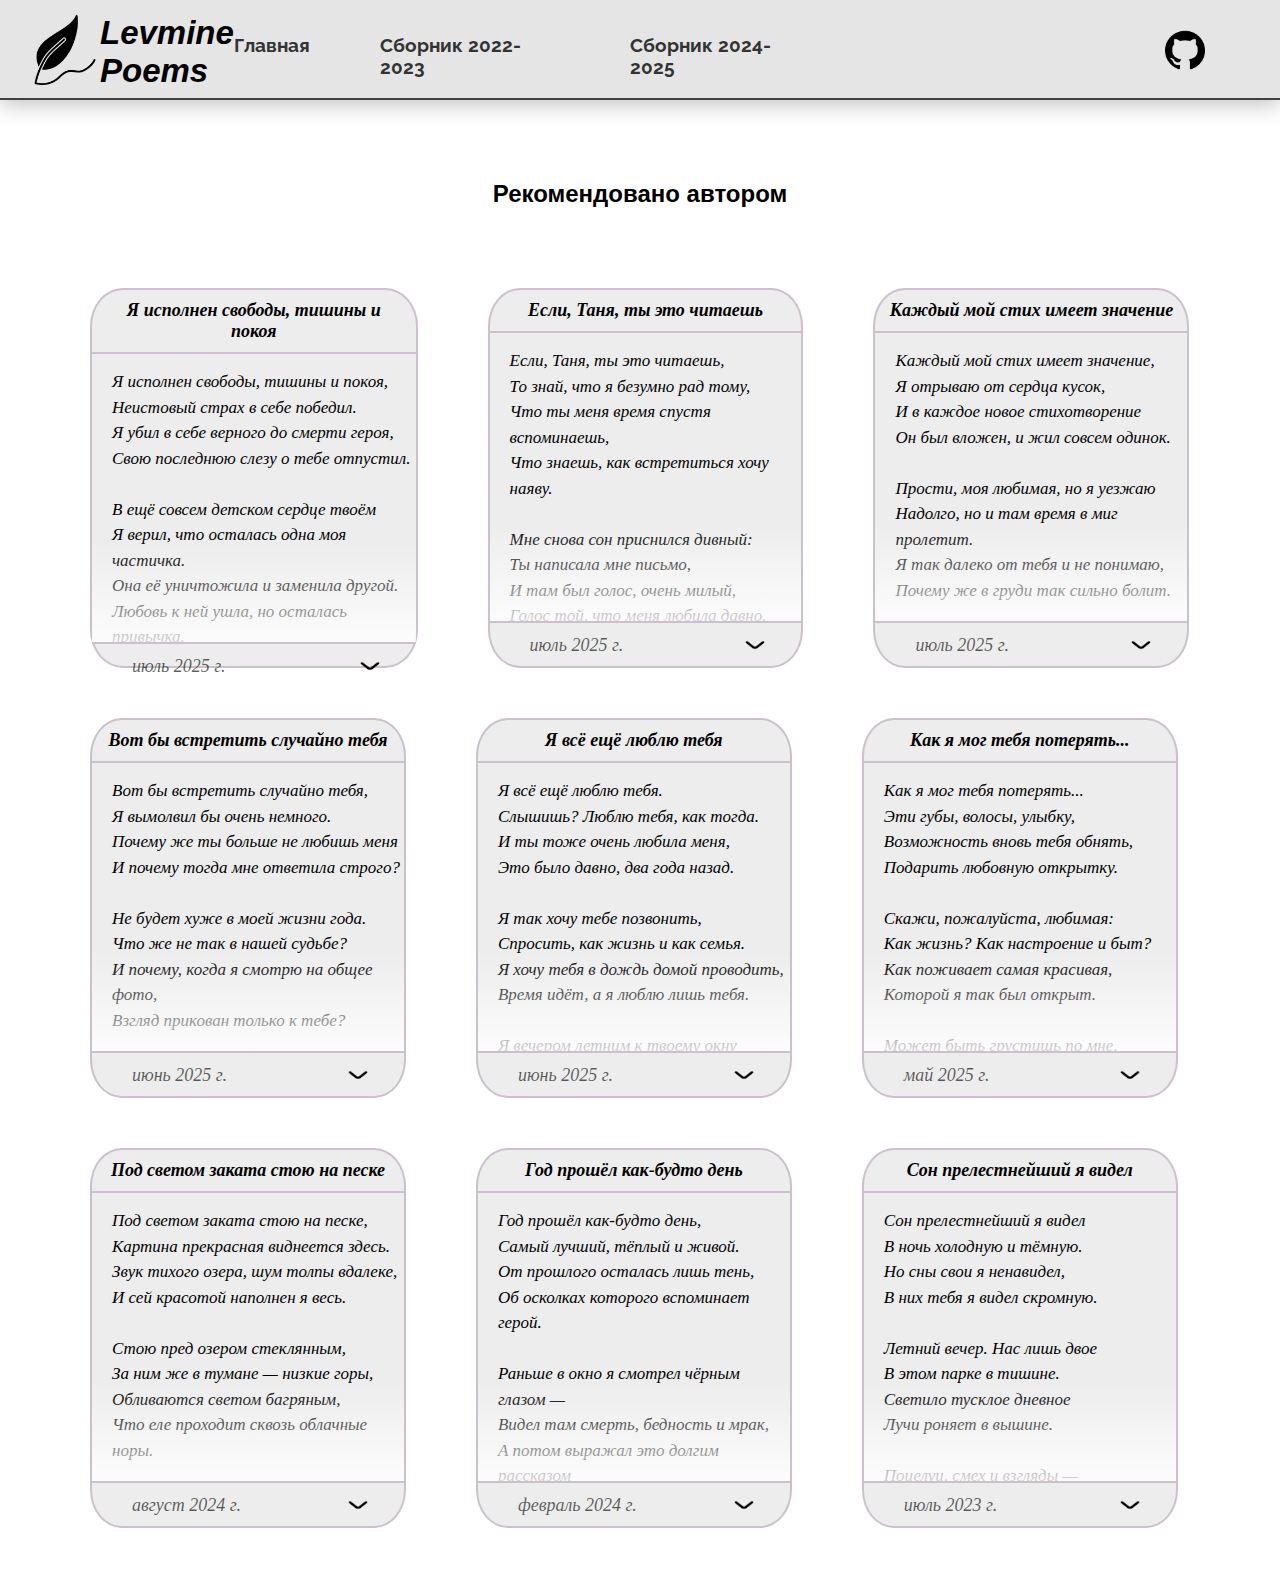
<file: index.html>
<!DOCTYPE html>
<html lang="en">
<head>
    <meta charset="UTF-8">

    <!-- fonts -->
    <link rel="preconnect" href="https://fonts.googleapis.com">
    <link rel="preconnect" href="https://fonts.gstatic.com" crossorigin>
    <link href="https://fonts.googleapis.com/css2?family=Cardo:ital,wght@0,400;0,700;1,400&family=Open+Sans:ital,wght@0,300..800;1,300..800&family=Raleway:ital,wght@0,100..900;1,100..900&display=swap" rel="stylesheet">

    <script src="./poemLoader.js"></script>

    <link rel="icon" href="./images/header/header-logo.png">
    <link rel="stylesheet" href="index.css">
    <meta name="viewport" content="width=device-width, initial-scale=1.0">
    <title>Главная</title>
</head>
<body>
    
    <header class="header">
        <div class="header__inner"> 

            <!-- Preview -->
            <a class="preview" href="./index.html">
                <div class="header__logo">
                    <img src="./images/header/header-logo.png" 
                    alt="" width="70px" height="70px">
                </div>

                <h1 class="header__title">
                    Levmine <br>
                    Poems <br>
                </h1>
            </a>

            <!-- Collections -->
            <div class="collections">
                <a href="./index.html" class="collection__item">Главная</a>
                <a href="./2022-2023/col22-23.html" class="collection__item">Сборник 2022-2023</a>
                <a href="./2024-2025/col24-25.html" class="collection__item">Сборник 2024-2025</a>
            </div>

        <div class="user__actions">
            <!-- <a href="./index.html" class="user__action__item">
                <img src="./images/header/like.png"
                alt="" width="35px" height="35px">
            </a> -->
            <a href="https://github.com/levmine-btw" class="user__action__item" 
            target="_blank" rel="noopener noreferrer">
                <img src="./images/header/github.png" 
                alt="" width="40px" height="40px">
            </a>

            <button class="collections__toggle">☰</button>
            <div class="collections__dropdown">
                <a href="./2022-2023/col22-23.html" class="dropdown__item">Сборник 2022-2023</a>
                <a href="./2024-2025/col24-25.html" class="dropdown__item">Сборник 2024-2025</a>
            </div>
        </div>

        </div> <!-- /header__inner -->
        
    </header>

    <div class="container">

        <p class="recommendations__title">Рекомендовано автором</p>

        <div class="poems">

        <!-- Poem 9 -->
            <div class="poems__item">
                <script>loadPoemToPage("./recom-poems/poem9.txt", prefix='poem9');</script>
                <div class="poem__title" id="poem9__title"></div>
                <div class="poem__container">

                    <div class="poem__text" id="poem9__text"></div> <!-- /poem__text -->

                </div> <!-- /poem__container -->

                <div class="under__poem">

                    <div class="poem__date" id="poem9__date"></div>
                    
                    <div class="poem__actions">
                        <div class="poem__show-more" data-index="9">
                            <img src="./images/recommendations/angle.png" 
                            alt="" width="32px" height="25px">
                        </div>
                    </div> <!-- /poem__actions -->

                </div> <!-- /under__poem -->

            </div> <!-- /poems__item -->

            <div class="poem-overlay" data-index="9">
            <div class="poem-content">
                <button class="close-btn" id="close-poem">x</button>
                <script>loadPoemToOverlay("./recom-poems/poem9.txt", "poem9");</script>
                <div class="poem-inner">
                <div class="poem-title" id="poem9-title"></div>
                    <div class="poem-text" id="poem9-text"></div>

        <div class="poem-date" id="poem9-date"></div>

                        </div> <!-- /poem-inner -->
                </div> <!-- /poem-content -->
            </div> <!-- /poem-overlay -->

        <!-- Poem 8 -->
            <div class="poems__item">
                <script>loadPoemToPage("./recom-poems/poem8.txt", prefix='poem8');</script>
                <div class="poem__title" id="poem8__title"></div>
                <div class="poem__container">

                    <div class="poem__text" id="poem8__text"></div> <!-- /poem__text -->

                </div> <!-- /poem__container -->

                <div class="under__poem">

                    <div class="poem__date" id="poem8__date"></div>
                    
                    <div class="poem__actions">
                        <div class="poem__show-more" data-index="8">
                            <img src="./images/recommendations/angle.png" 
                            alt="" width="32px" height="25px">
                        </div>
                    </div> <!-- /poem__actions -->

                </div> <!-- /under__poem -->

            </div> <!-- /poems__item -->

            <div class="poem-overlay" data-index="8">
            <div class="poem-content">
                <button class="close-btn" id="close-poem">x</button>
                <script>loadPoemToOverlay("./recom-poems/poem8.txt", "poem8");</script>
                <div class="poem-inner">
                <div class="poem-title" id="poem8-title"></div>
                    <div class="poem-text" id="poem8-text"></div>

        <div class="poem-date" id="poem8-date"></div>

                        </div> <!-- /poem-inner -->
                </div> <!-- /poem-content -->
            </div> <!-- /poem-overlay -->

        <!-- Poem 7 -->
            <div class="poems__item">
                <script>loadPoemToPage("./recom-poems/poem7.txt", prefix='poem7');</script>
                <div class="poem__title" id="poem7__title"></div>
                <div class="poem__container">

                    <div class="poem__text" id="poem7__text"></div> <!-- /poem__text -->

                </div> <!-- /poem__container -->

                <div class="under__poem">

                    <div class="poem__date" id="poem7__date"></div>
                    
                    <div class="poem__actions">
                        <div class="poem__show-more" data-index="7">
                            <img src="./images/recommendations/angle.png" 
                            alt="" width="32px" height="25px">
                        </div>
                    </div> <!-- /poem__actions -->

                </div> <!-- /under__poem -->

            </div> <!-- /poems__item -->

            <div class="poem-overlay" data-index="7">
            <div class="poem-content">
                <button class="close-btn" id="close-poem">x</button>
                <script>loadPoemToOverlay("./recom-poems/poem7.txt", "poem7");</script>
                <div class="poem-inner">
                <div class="poem-title" id="poem7-title"></div>
                    <div class="poem-text" id="poem7-text"></div>

        <div class="poem-date" id="poem7-date"></div>

                        </div> <!-- /poem-inner -->
                </div> <!-- /poem-content -->
            </div> <!-- /poem-overlay -->
        
        <!-- Poem 6 -->
            <div class="poems__item">
                <script>loadPoemToPage("./recom-poems/poem6.txt", prefix='poem6');</script>
                <div class="poem__title" id="poem6__title"></div>
                <div class="poem__container">

                    <div class="poem__text" id="poem6__text"></div> <!-- /poem__text -->

                </div> <!-- /poem__container -->

                <div class="under__poem">

                    <div class="poem__date" id="poem6__date"></div>
                    
                    <div class="poem__actions">
                        <div class="poem__show-more" data-index="6">
                            <img src="./images/recommendations/angle.png" 
                            alt="" width="32px" height="25px">
                        </div>
                    </div> <!-- /poem__actions -->

                </div> <!-- /under__poem -->

            </div> <!-- /poems__item -->

            <div class="poem-overlay" data-index="6">
            <div class="poem-content">
                <button class="close-btn" id="close-poem">x</button>
                <script>loadPoemToOverlay("./recom-poems/poem6.txt", "poem6");</script>
                <div class="poem-inner">
                <div class="poem-title" id="poem6-title"></div>
                    <div class="poem-text" id="poem6-text"></div>

        <div class="poem-date" id="poem6-date"></div>

                        </div> <!-- /poem-inner -->
                </div> <!-- /poem-content -->
            </div> <!-- /poem-overlay -->
        
        <!-- Poem 5 -->
            <div class="poems__item">
                <script>loadPoemToPage("./recom-poems/poem5.txt", prefix='poem5');</script>
                <div class="poem__title" id="poem5__title"></div>
                <div class="poem__container">

                    <div class="poem__text" id="poem5__text"></div> <!-- /poem__text -->

                </div> <!-- /poem__container -->

                <div class="under__poem">

                    <div class="poem__date" id="poem5__date"></div>
                    
                    <div class="poem__actions">
                        <div class="poem__show-more" data-index="5">
                            <img src="./images/recommendations/angle.png" 
                            alt="" width="32px" height="25px">
                        </div>
                    </div> <!-- /poem__actions -->

                </div> <!-- /under__poem -->

            </div> <!-- /poems__item -->

            <div class="poem-overlay" data-index="5">
            <div class="poem-content">
                <button class="close-btn" id="close-poem">x</button>
                <script>loadPoemToOverlay("./recom-poems/poem5.txt", "poem5");</script>
                <div class="poem-inner">
                <div class="poem-title" id="poem5-title"></div>
                    <div class="poem-text" id="poem5-text"></div>

        <div class="poem-date" id="poem5-date"></div>

                        </div> <!-- /poem-inner -->
                </div> <!-- /poem-content -->
            </div> <!-- /poem-overlay -->

        <!-- Poem 4 -->
            <div class="poems__item">
                <script>loadPoemToPage("./recom-poems/poem4.txt", prefix='poem4');</script>
                <div class="poem__title" id="poem4__title"></div>
                <div class="poem__container">

                    <div class="poem__text" id="poem4__text"></div> <!-- /poem__text -->

                </div> <!-- /poem__container -->

                <div class="under__poem">

                    <div class="poem__date" id="poem4__date"></div>
                    
                    <div class="poem__actions">
                        <div class="poem__show-more" data-index="4">
                            <img src="./images/recommendations/angle.png" 
                            alt="" width="32px" height="25px">
                        </div>
                    </div> <!-- /poem__actions -->

                </div> <!-- /under__poem -->

            </div> <!-- /poems__item -->

            <div class="poem-overlay" data-index="4">
            <div class="poem-content">
                <button class="close-btn" id="close-poem">x</button>
                <script>loadPoemToOverlay("./recom-poems/poem4.txt", "poem4");</script>
                <div class="poem-inner">
                <div class="poem-title" id="poem4-title"></div>
                    <div class="poem-text" id="poem4-text"></div>

        <div class="poem-date" id="poem4-date"></div>

                        </div> <!-- /poem-inner -->
                </div> <!-- /poem-content -->
            </div> <!-- /poem-overlay -->

        <!-- Poem 2 -->
            <div class="poems__item">
                <script>loadPoemToPage("./recom-poems/poem2.txt", prefix='poem2');</script>
                <div class="poem__title" id="poem2__title"></div>
                <div class="poem__container">

                    <div class="poem__text" id="poem2__text"></div> <!-- /poem__text -->

                </div> <!-- /poem__container -->

                <div class="under__poem">

                    <div class="poem__date" id="poem2__date"></div>
                    
                    <div class="poem__actions">
                        <div class="poem__show-more" data-index="2">
                            <img src="./images/recommendations/angle.png" 
                            alt="" width="32px" height="25px">
                        </div>
                    </div> <!-- /poem__actions -->

                </div> <!-- /under__poem -->

            </div> <!-- /poems__item -->

            <div class="poem-overlay" data-index="2">
            <div class="poem-content">
                <button class="close-btn" id="close-poem">x</button>
                <script>loadPoemToOverlay("./recom-poems/poem2.txt", "poem2");</script>
                <div class="poem-inner">
                <div class="poem-title" id="poem2-title"></div>
                    <div class="poem-text" id="poem2-text"></div>

        <div class="poem-date" id="poem2-date"></div>

                        </div> <!-- /poem-inner -->
                </div> <!-- /poem-content -->
            </div> <!-- /poem-overlay -->
        
        <!-- Poem 3 -->
            <div class="poems__item">
                <script>loadPoemToPage("./recom-poems/poem3.txt", prefix='poem3');</script>
                <div class="poem__title" id="poem3__title"></div>
                <div class="poem__container">

                    <div class="poem__text" id="poem3__text"></div> <!-- /poem__text -->

                </div> <!-- /poem__container -->

                <div class="under__poem">

                    <div class="poem__date" id="poem3__date"></div>
                    
                    <div class="poem__actions">
                        <div class="poem__show-more" data-index="3">
                            <img src="./images/recommendations/angle.png" 
                            alt="" width="32px" height="25px">
                        </div>
                    </div> <!-- /poem__actions -->

                </div> <!-- /under__poem -->

            </div> <!-- /poems__item -->

            <div class="poem-overlay" data-index="3">
            <div class="poem-content">
                <button class="close-btn" id="close-poem">x</button>
                <script>loadPoemToOverlay("./recom-poems/poem3.txt", "poem3");</script>
                <div class="poem-inner">
                <div class="poem-title" id="poem3-title"></div>
                    <div class="poem-text" id="poem3-text"></div>

        <div class="poem-date" id="poem3-date"></div>

                        </div> <!-- /poem-inner -->
                </div> <!-- /poem-content -->
            </div> <!-- /poem-overlay -->

        
        <!-- Poem 1 -->
            <div class="poems__item">
                <script>loadPoemToPage("./recom-poems/poem1.txt", prefix='poem1');</script>
                <div class="poem__title" id="poem1__title"></div>
                <div class="poem__container">

                    <div class="poem__text" id="poem1__text"></div> <!-- /poem__text -->

                </div> <!-- /poem__container -->

                <div class="under__poem">

                    <div class="poem__date" id="poem1__date"></div>
                    
                    <div class="poem__actions">
                        <div class="poem__show-more" data-index="1">
                            <img src="./images/recommendations/angle.png" 
                            alt="" width="32px" height="25px">
                        </div>
                    </div> <!-- /poem__actions -->

                </div> <!-- /under__poem -->

            </div> <!-- /poems__item -->

            <div class="poem-overlay" data-index="1">
            <div class="poem-content">
                <button class="close-btn" id="close-poem">x</button>
                <script>loadPoemToOverlay("./recom-poems/poem1.txt", "poem1");</script>
                <div class="poem-inner">
                <div class="poem-title" id="poem1-title"></div>
                    <div class="poem-text" id="poem1-text"></div>

        <div class="poem-date" id="poem1-date"></div>

                        </div> <!-- /poem-inner -->
                </div> <!-- /poem-content -->
            </div> <!-- /poem-overlay -->


        </div> <!-- /poems -->

    </div> <!-- /container -->


    <script src="./overlay.js"></script>
    <script src="./collectionsList.js"></script>
</body>
</html>
</file>
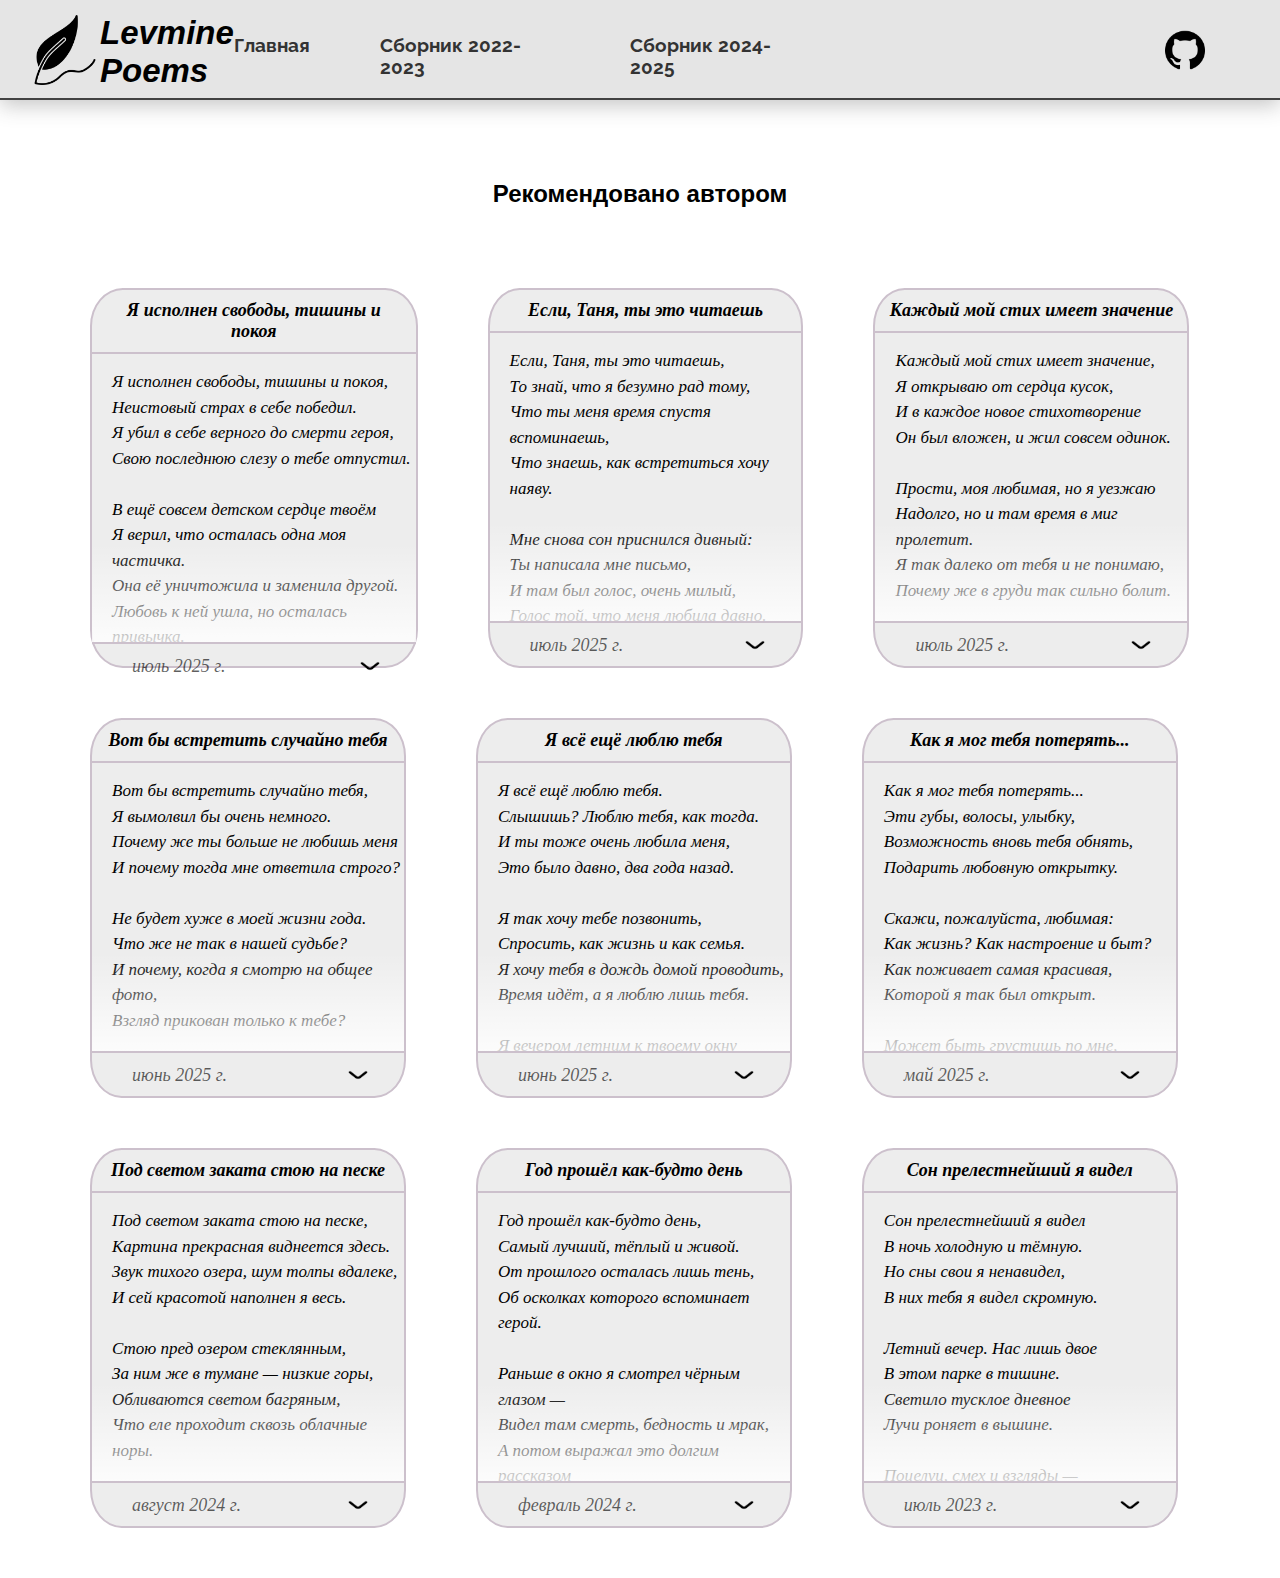
<file: src/index/index.html>
<!DOCTYPE html>
<html lang="en">
<head>
    <meta charset="UTF-8">

    <!-- fonts -->
    <link rel="preconnect" href="https://fonts.googleapis.com">
    <link rel="preconnect" href="https://fonts.gstatic.com" crossorigin>
    <link href="https://fonts.googleapis.com/css2?family=Cardo:ital,wght@0,400;0,700;1,400&family=Open+Sans:ital,wght@0,300..800;1,300..800&family=Raleway:ital,wght@0,100..900;1,100..900&display=swap" rel="stylesheet">

    <script src="../poemLoader.js"></script>

    <link rel="icon" href="../../images/header/header-logo.png">
    <link rel="stylesheet" href="index.css">
    <meta name="viewport" content="width=device-width, initial-scale=1.0">
    <title>Главная</title>
</head>
<body>
    
    <header class="header">
        <div class="header__inner"> 

            <!-- Preview -->
            <a class="preview" href="./index.html">
                <div class="header__logo">
                    <img src="../../images/header/header-logo.png" 
                    alt="" width="70px" height="70px">
                </div>

                <h1 class="header__title">
                    Levmine <br>
                    Poems <br>
                </h1>
            </a>

            <!-- Collections -->
            <div class="collections">
                <a href="./index.html" class="collection__item">Главная</a>
                <a href="../2022-2023/col22-23.html" class="collection__item">Сборник 2022-2023</a>
                <a href="../2024-2025/col24-25.html" class="collection__item">Сборник 2024-2025</a>
            </div>

        <div class="user__actions">
            <!-- <a href="./index.html" class="user__action__item">
                <img src="../../images/header/like.png"
                alt="" width="35px" height="35px">
            </a> -->
            <a href="https://github.com/levmine-btw" class="user__action__item" 
            target="_blank" rel="noopener noreferrer">
                <img src="../../images/header/github.png" 
                alt="" width="40px" height="40px">
            </a>

            <button class="collections__toggle">☰</button>
            <div class="collections__dropdown">
                <a href="../2022-2023/col22-23.css" class="dropdown__item">Сборник 2022-2023</a>
                <a href="../2024-2025/col24-25.html" class="dropdown__item">Сборник 2024-2025</a>
            </div>
        </div>

        </div> <!-- /header__inner -->
        
    </header>

    <div class="container">

        <p class="recommendations__title">Рекомендовано автором</p>

        <div class="poems">

        <!-- Poem 9 -->
            <div class="poems__item">
                <script>loadPoemToPage("./recom-poems/poem9.txt", prefix='poem9');</script>
                <div class="poem__title" id="poem9__title"></div>
                <div class="poem__container">

                    <div class="poem__text" id="poem9__text"></div> <!-- /poem__text -->

                </div> <!-- /poem__container -->

                <div class="under__poem">

                    <div class="poem__date" id="poem9__date"></div>
                    
                    <div class="poem__actions">
                        <div class="poem__show-more" data-index="9">
                            <img src="../../images/recommendations/angle.png" 
                            alt="" width="32px" height="25px">
                        </div>
                    </div> <!-- /poem__actions -->

                </div> <!-- /under__poem -->

            </div> <!-- /poems__item -->

            <div class="poem-overlay" data-index="9">
            <div class="poem-content">
                <button class="close-btn" id="close-poem">x</button>
                <script>loadPoemToOverlay("./recom-poems/poem9.txt", "poem9");</script>
                <div class="poem-inner">
                <div class="poem-title" id="poem9-title"></div>
                    <div class="poem-text" id="poem9-text"></div>

        <div class="poem-date" id="poem9-date"></div>

                        </div> <!-- /poem-inner -->
                </div> <!-- /poem-content -->
            </div> <!-- /poem-overlay -->

        <!-- Poem 8 -->
            <div class="poems__item">
                <script>loadPoemToPage("./recom-poems/poem8.txt", prefix='poem8');</script>
                <div class="poem__title" id="poem8__title"></div>
                <div class="poem__container">

                    <div class="poem__text" id="poem8__text"></div> <!-- /poem__text -->

                </div> <!-- /poem__container -->

                <div class="under__poem">

                    <div class="poem__date" id="poem8__date"></div>
                    
                    <div class="poem__actions">
                        <div class="poem__show-more" data-index="8">
                            <img src="../../images/recommendations/angle.png" 
                            alt="" width="32px" height="25px">
                        </div>
                    </div> <!-- /poem__actions -->

                </div> <!-- /under__poem -->

            </div> <!-- /poems__item -->

            <div class="poem-overlay" data-index="8">
            <div class="poem-content">
                <button class="close-btn" id="close-poem">x</button>
                <script>loadPoemToOverlay("./recom-poems/poem8.txt", "poem8");</script>
                <div class="poem-inner">
                <div class="poem-title" id="poem8-title"></div>
                    <div class="poem-text" id="poem8-text"></div>

        <div class="poem-date" id="poem8-date"></div>

                        </div> <!-- /poem-inner -->
                </div> <!-- /poem-content -->
            </div> <!-- /poem-overlay -->

        <!-- Poem 7 -->
            <div class="poems__item">
                <script>loadPoemToPage("./recom-poems/poem7.txt", prefix='poem7');</script>
                <div class="poem__title" id="poem7__title"></div>
                <div class="poem__container">

                    <div class="poem__text" id="poem7__text"></div> <!-- /poem__text -->

                </div> <!-- /poem__container -->

                <div class="under__poem">

                    <div class="poem__date" id="poem7__date"></div>
                    
                    <div class="poem__actions">
                        <div class="poem__show-more" data-index="7">
                            <img src="../../images/recommendations/angle.png" 
                            alt="" width="32px" height="25px">
                        </div>
                    </div> <!-- /poem__actions -->

                </div> <!-- /under__poem -->

            </div> <!-- /poems__item -->

            <div class="poem-overlay" data-index="7">
            <div class="poem-content">
                <button class="close-btn" id="close-poem">x</button>
                <script>loadPoemToOverlay("./recom-poems/poem7.txt", "poem7");</script>
                <div class="poem-inner">
                <div class="poem-title" id="poem7-title"></div>
                    <div class="poem-text" id="poem7-text"></div>

        <div class="poem-date" id="poem7-date"></div>

                        </div> <!-- /poem-inner -->
                </div> <!-- /poem-content -->
            </div> <!-- /poem-overlay -->
        
        <!-- Poem 6 -->
            <div class="poems__item">
                <script>loadPoemToPage("./recom-poems/poem6.txt", prefix='poem6');</script>
                <div class="poem__title" id="poem6__title"></div>
                <div class="poem__container">

                    <div class="poem__text" id="poem6__text"></div> <!-- /poem__text -->

                </div> <!-- /poem__container -->

                <div class="under__poem">

                    <div class="poem__date" id="poem6__date"></div>
                    
                    <div class="poem__actions">
                        <div class="poem__show-more" data-index="6">
                            <img src="../../images/recommendations/angle.png" 
                            alt="" width="32px" height="25px">
                        </div>
                    </div> <!-- /poem__actions -->

                </div> <!-- /under__poem -->

            </div> <!-- /poems__item -->

            <div class="poem-overlay" data-index="6">
            <div class="poem-content">
                <button class="close-btn" id="close-poem">x</button>
                <script>loadPoemToOverlay("./recom-poems/poem6.txt", "poem6");</script>
                <div class="poem-inner">
                <div class="poem-title" id="poem6-title"></div>
                    <div class="poem-text" id="poem6-text"></div>

        <div class="poem-date" id="poem6-date"></div>

                        </div> <!-- /poem-inner -->
                </div> <!-- /poem-content -->
            </div> <!-- /poem-overlay -->
        
        <!-- Poem 5 -->
            <div class="poems__item">
                <script>loadPoemToPage("./recom-poems/poem5.txt", prefix='poem5');</script>
                <div class="poem__title" id="poem5__title"></div>
                <div class="poem__container">

                    <div class="poem__text" id="poem5__text"></div> <!-- /poem__text -->

                </div> <!-- /poem__container -->

                <div class="under__poem">

                    <div class="poem__date" id="poem5__date"></div>
                    
                    <div class="poem__actions">
                        <div class="poem__show-more" data-index="5">
                            <img src="../../images/recommendations/angle.png" 
                            alt="" width="32px" height="25px">
                        </div>
                    </div> <!-- /poem__actions -->

                </div> <!-- /under__poem -->

            </div> <!-- /poems__item -->

            <div class="poem-overlay" data-index="5">
            <div class="poem-content">
                <button class="close-btn" id="close-poem">x</button>
                <script>loadPoemToOverlay("./recom-poems/poem5.txt", "poem5");</script>
                <div class="poem-inner">
                <div class="poem-title" id="poem5-title"></div>
                    <div class="poem-text" id="poem5-text"></div>

        <div class="poem-date" id="poem5-date"></div>

                        </div> <!-- /poem-inner -->
                </div> <!-- /poem-content -->
            </div> <!-- /poem-overlay -->

        <!-- Poem 4 -->
            <div class="poems__item">
                <script>loadPoemToPage("./recom-poems/poem4.txt", prefix='poem4');</script>
                <div class="poem__title" id="poem4__title"></div>
                <div class="poem__container">

                    <div class="poem__text" id="poem4__text"></div> <!-- /poem__text -->

                </div> <!-- /poem__container -->

                <div class="under__poem">

                    <div class="poem__date" id="poem4__date"></div>
                    
                    <div class="poem__actions">
                        <div class="poem__show-more" data-index="4">
                            <img src="../../images/recommendations/angle.png" 
                            alt="" width="32px" height="25px">
                        </div>
                    </div> <!-- /poem__actions -->

                </div> <!-- /under__poem -->

            </div> <!-- /poems__item -->

            <div class="poem-overlay" data-index="4">
            <div class="poem-content">
                <button class="close-btn" id="close-poem">x</button>
                <script>loadPoemToOverlay("./recom-poems/poem4.txt", "poem4");</script>
                <div class="poem-inner">
                <div class="poem-title" id="poem4-title"></div>
                    <div class="poem-text" id="poem4-text"></div>

        <div class="poem-date" id="poem4-date"></div>

                        </div> <!-- /poem-inner -->
                </div> <!-- /poem-content -->
            </div> <!-- /poem-overlay -->

        <!-- Poem 2 -->
            <div class="poems__item">
                <script>loadPoemToPage("./recom-poems/poem2.txt", prefix='poem2');</script>
                <div class="poem__title" id="poem2__title"></div>
                <div class="poem__container">

                    <div class="poem__text" id="poem2__text"></div> <!-- /poem__text -->

                </div> <!-- /poem__container -->

                <div class="under__poem">

                    <div class="poem__date" id="poem2__date"></div>
                    
                    <div class="poem__actions">
                        <div class="poem__show-more" data-index="2">
                            <img src="../../images/recommendations/angle.png" 
                            alt="" width="32px" height="25px">
                        </div>
                    </div> <!-- /poem__actions -->

                </div> <!-- /under__poem -->

            </div> <!-- /poems__item -->

            <div class="poem-overlay" data-index="2">
            <div class="poem-content">
                <button class="close-btn" id="close-poem">x</button>
                <script>loadPoemToOverlay("./recom-poems/poem2.txt", "poem2");</script>
                <div class="poem-inner">
                <div class="poem-title" id="poem2-title"></div>
                    <div class="poem-text" id="poem2-text"></div>

        <div class="poem-date" id="poem2-date"></div>

                        </div> <!-- /poem-inner -->
                </div> <!-- /poem-content -->
            </div> <!-- /poem-overlay -->
        
        <!-- Poem 3 -->
            <div class="poems__item">
                <script>loadPoemToPage("./recom-poems/poem3.txt", prefix='poem3');</script>
                <div class="poem__title" id="poem3__title"></div>
                <div class="poem__container">

                    <div class="poem__text" id="poem3__text"></div> <!-- /poem__text -->

                </div> <!-- /poem__container -->

                <div class="under__poem">

                    <div class="poem__date" id="poem3__date"></div>
                    
                    <div class="poem__actions">
                        <div class="poem__show-more" data-index="3">
                            <img src="../../images/recommendations/angle.png" 
                            alt="" width="32px" height="25px">
                        </div>
                    </div> <!-- /poem__actions -->

                </div> <!-- /under__poem -->

            </div> <!-- /poems__item -->

            <div class="poem-overlay" data-index="3">
            <div class="poem-content">
                <button class="close-btn" id="close-poem">x</button>
                <script>loadPoemToOverlay("./recom-poems/poem3.txt", "poem3");</script>
                <div class="poem-inner">
                <div class="poem-title" id="poem3-title"></div>
                    <div class="poem-text" id="poem3-text"></div>

        <div class="poem-date" id="poem3-date"></div>

                        </div> <!-- /poem-inner -->
                </div> <!-- /poem-content -->
            </div> <!-- /poem-overlay -->

        
        <!-- Poem 1 -->
            <div class="poems__item">
                <script>loadPoemToPage("./recom-poems/poem1.txt", prefix='poem1');</script>
                <div class="poem__title" id="poem1__title"></div>
                <div class="poem__container">

                    <div class="poem__text" id="poem1__text"></div> <!-- /poem__text -->

                </div> <!-- /poem__container -->

                <div class="under__poem">

                    <div class="poem__date" id="poem1__date"></div>
                    
                    <div class="poem__actions">
                        <div class="poem__show-more" data-index="1">
                            <img src="../../images/recommendations/angle.png" 
                            alt="" width="32px" height="25px">
                        </div>
                    </div> <!-- /poem__actions -->

                </div> <!-- /under__poem -->

            </div> <!-- /poems__item -->

            <div class="poem-overlay" data-index="1">
            <div class="poem-content">
                <button class="close-btn" id="close-poem">x</button>
                <script>loadPoemToOverlay("./recom-poems/poem1.txt", "poem1");</script>
                <div class="poem-inner">
                <div class="poem-title" id="poem1-title"></div>
                    <div class="poem-text" id="poem1-text"></div>

        <div class="poem-date" id="poem1-date"></div>

                        </div> <!-- /poem-inner -->
                </div> <!-- /poem-content -->
            </div> <!-- /poem-overlay -->


        </div> <!-- /poems -->

    </div> <!-- /container -->


    <script src="../overlay.js"></script>
    <script src="../collectionsList.js"></script>
</body>
</html>
</file>
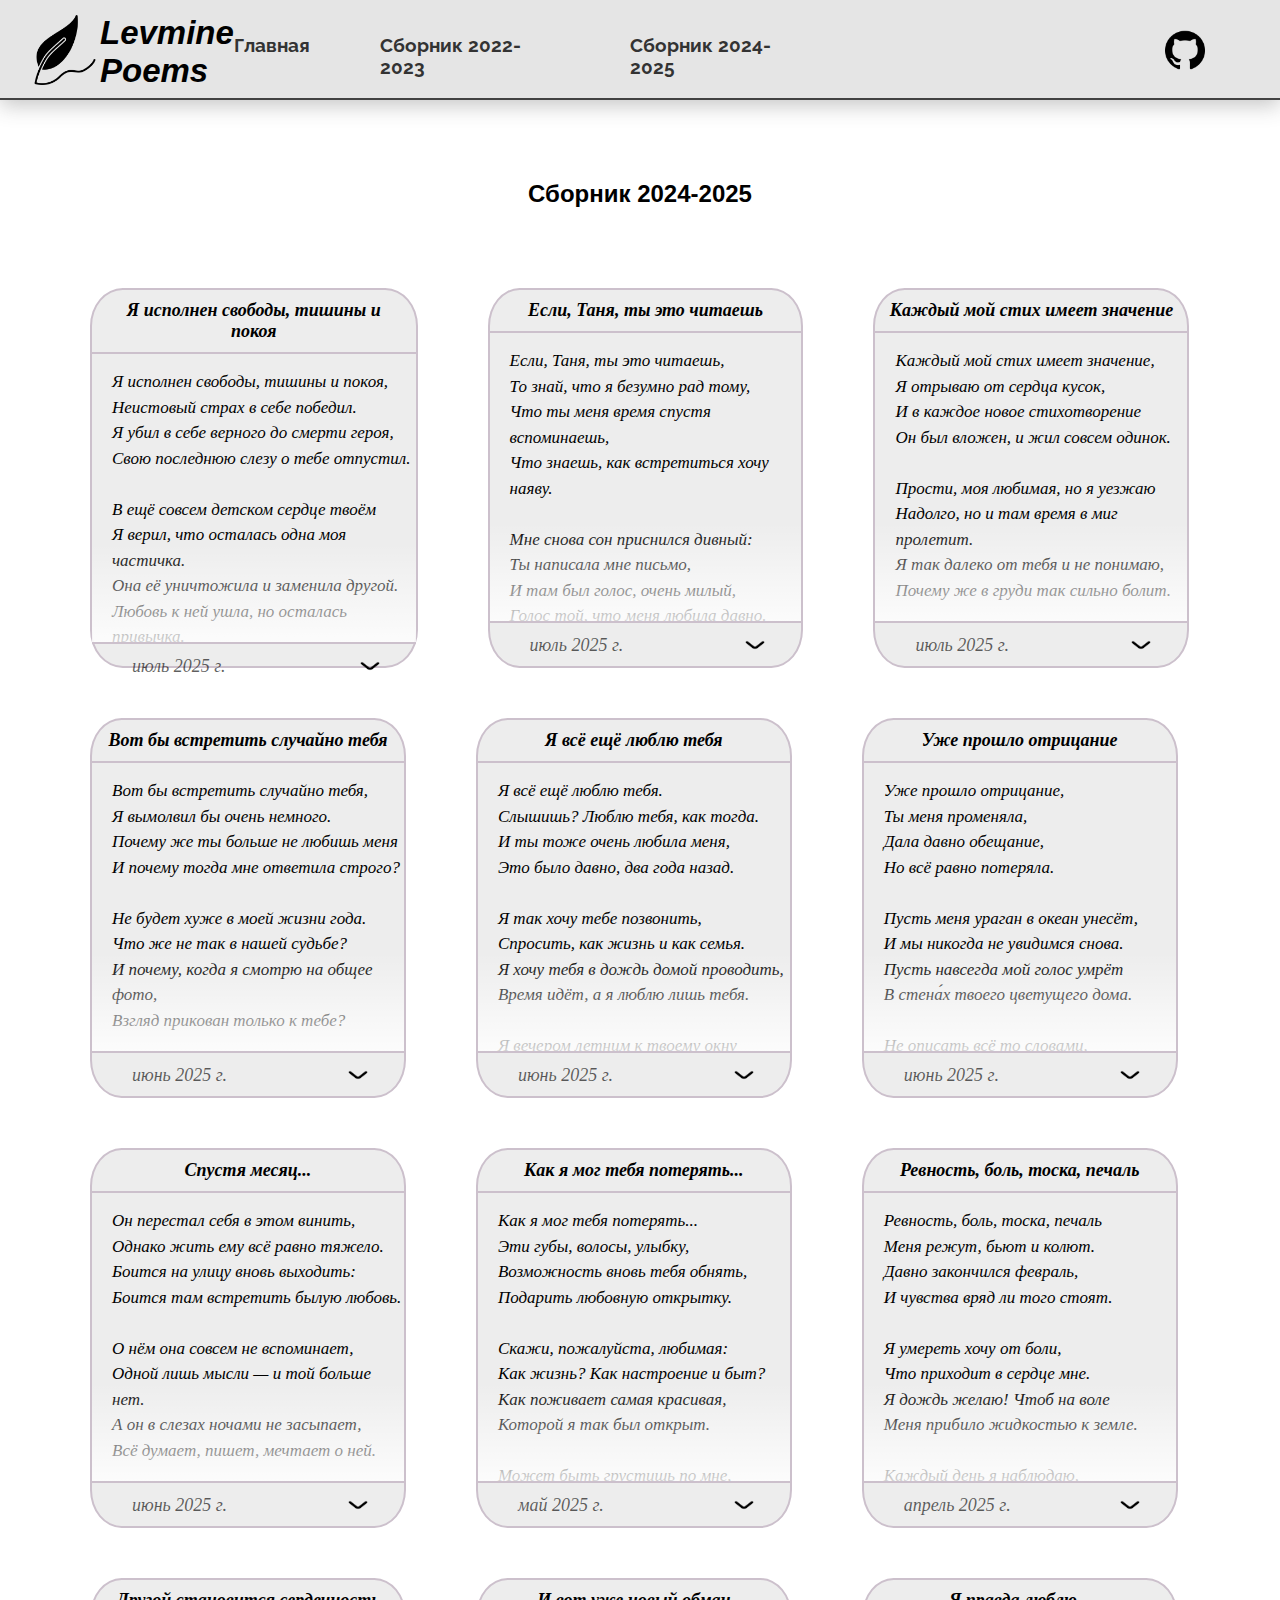
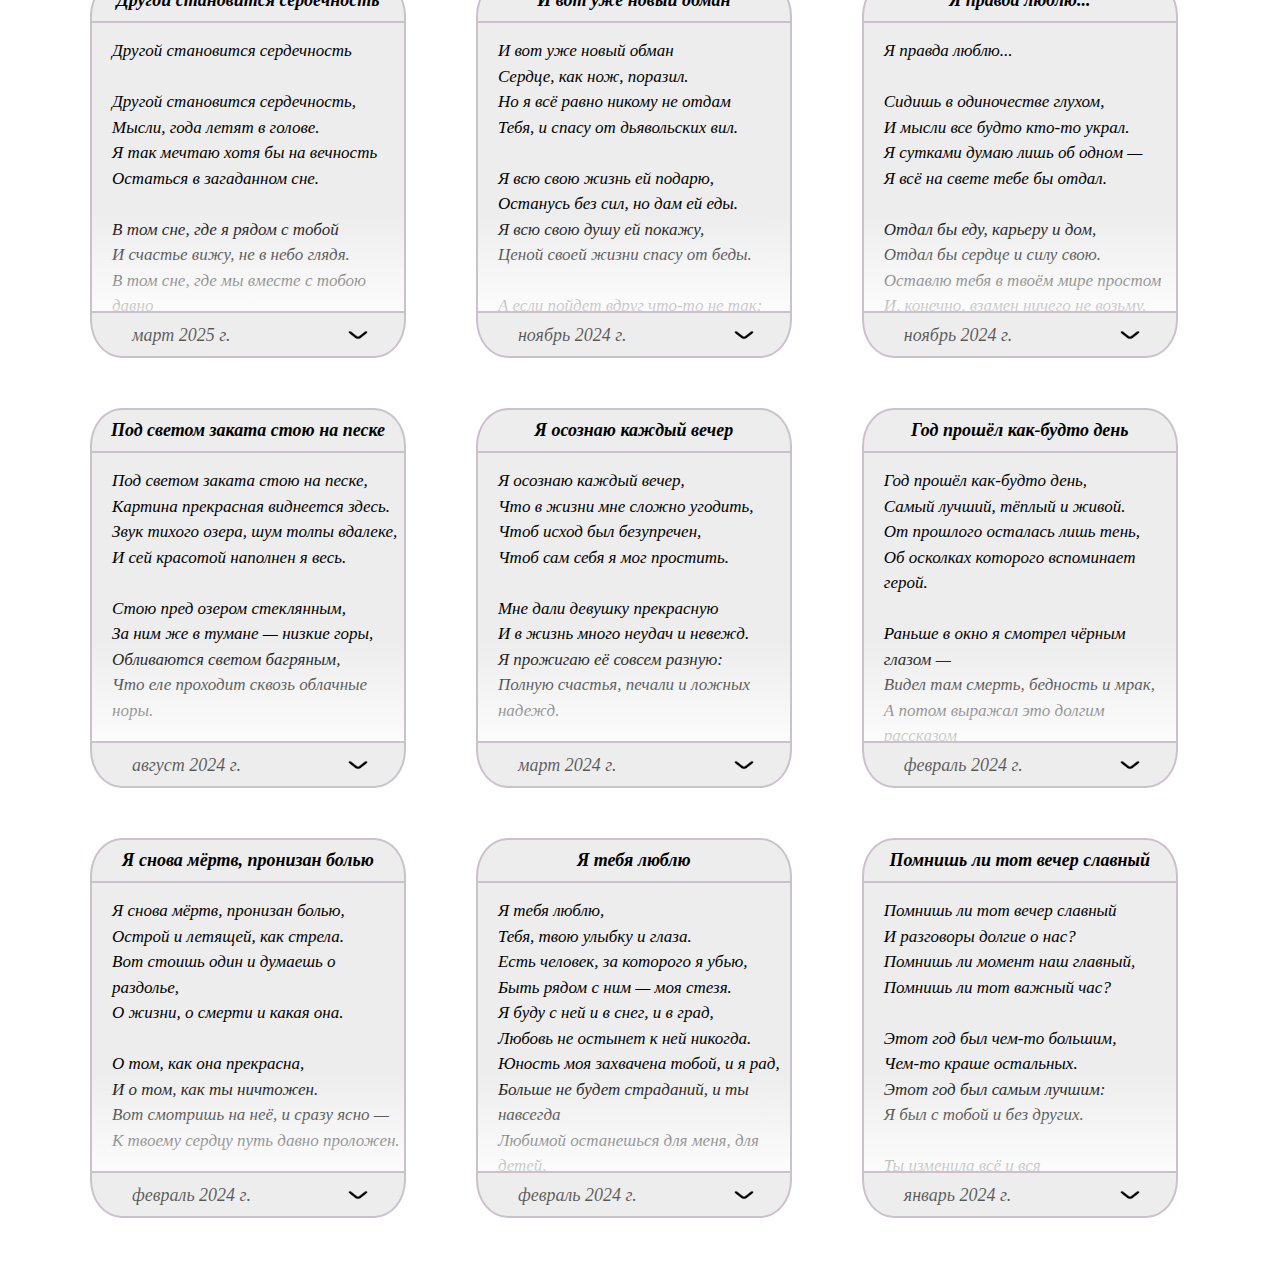
<file: 2024-2025/col24-25.html>
<!DOCTYPE html>
<html lang="en">
<head>
    <meta charset="UTF-8">

    <!-- fonts -->
    <link rel="preconnect" href="https://fonts.googleapis.com">
    <link rel="preconnect" href="https://fonts.gstatic.com" crossorigin>
    <link href="https://fonts.googleapis.com/css2?family=Cardo:ital,wght@0,400;0,700;1,400&family=Open+Sans:ital,wght@0,300..800;1,300..800&family=Raleway:ital,wght@0,100..900;1,100..900&display=swap" rel="stylesheet">

    <script src="../poemLoader.js"></script>

    <link rel="icon" href="../images/header/header-logo.png">
    <link rel="stylesheet" href="./col24-25.css">
    <meta name="viewport" content="width=device-width, initial-scale=1.0">
    <title>Сборник 2024-2025</title>
</head>
<body>
    
    <header class="header">
        <div class="header__inner"> 

            <!-- Preview -->
            <a class="preview" href="../index.html">
                <div class="header__logo">
                    <img src="../images/header/header-logo.png" 
                    alt="" width="70px" height="70px">
                </div>

                <h1 class="header__title">
                    Levmine <br>
                    Poems <br>
                </h1>
            </a>

            <!-- Collections -->
            <div class="collections">
                <a href="../index.html" class="collection__item">Главная</a>
                <a href="../2022-2023/col22-23.html" class="collection__item">Сборник 2022-2023</a>
                <a href="./col24-25.html" class="collection__item">Сборник 2024-2025</a>
            </div>

        <div class="user__actions">
            <!-- <a href="./index.html" class="user__action__item">
                <img src="../images/header/like.png"
                alt="" width="35px" height="35px">
            </a> -->
            <a href="https://github.com/levmine-btw" class="user__action__item" 
            target="_blank" rel="noopener noreferrer">
                <img src="../images/header/github.png" 
                alt="" width="40px" height="40px">
            </a>

            <button class="collections__toggle">☰</button>
            <div class="collections__dropdown">
                <a href="../2022-2023/col22-23.html" class="dropdown__item">Сборник 2022-2023</a>
                <a href="./col24-25.html" class="dropdown__item">Сборник 2024-2025</a>
            </div>
        </div>

        </div> <!-- /header__inner -->
        
    </header>

    <div class="container">

        <p class="recommendations__title">Сборник 2024-2025</p>

        <div class="poems">
        
        <!-- Poem 19 -->
            <div class="poems__item">
                <script>loadPoemToPage("./poems-2024-2025/poem19.txt", prefix='poem19');</script>
                <div class="poem__title" id="poem19__title"></div>
                <div class="poem__container">

                    <div class="poem__text" id="poem19__text"></div> <!-- /poem__text -->

                </div> <!-- /poem__container -->

                <div class="under__poem">

                    <div class="poem__date" id="poem19__date"></div>
                    
                    <div class="poem__actions">
                        <div class="poem__show-more" data-index="19">
                            <img src="../images/recommendations/angle.png" 
                            alt="" width="32px" height="25px">
                        </div>
                    </div> <!-- /poem__actions -->

                </div> <!-- /under__poem -->

            </div> <!-- /poems__item -->

            <div class="poem-overlay" data-index="19">
            <div class="poem-content">
                <button class="close-btn" id="close-poem">x</button>
                <script>loadPoemToOverlay("./poems-2024-2025/poem19.txt", "poem19");</script>
                <div class="poem-inner">
                <div class="poem-title" id="poem19-title"></div>
                    <div class="poem-text" id="poem19-text"></div>

        <div class="poem-date" id="poem19-date"></div>

                        </div> <!-- /poem-inner -->
                </div> <!-- /poem-content -->
            </div> <!-- /poem-overlay -->

        <!-- Poem 18 -->
            <div class="poems__item">
                <script>loadPoemToPage("./poems-2024-2025/poem18.txt", prefix='poem18');</script>
                <div class="poem__title" id="poem18__title"></div>
                <div class="poem__container">

                    <div class="poem__text" id="poem18__text"></div> <!-- /poem__text -->

                </div> <!-- /poem__container -->

                <div class="under__poem">

                    <div class="poem__date" id="poem18__date"></div>
                    
                    <div class="poem__actions">
                        <div class="poem__show-more" data-index="18">
                            <img src="../images/recommendations/angle.png" 
                            alt="" width="32px" height="25px">
                        </div>
                    </div> <!-- /poem__actions -->

                </div> <!-- /under__poem -->

            </div> <!-- /poems__item -->

            <div class="poem-overlay" data-index="18">
            <div class="poem-content">
                <button class="close-btn" id="close-poem">x</button>
                <script>loadPoemToOverlay("./poems-2024-2025/poem18.txt", "poem18");</script>
                <div class="poem-inner">
                <div class="poem-title" id="poem18-title"></div>
                    <div class="poem-text" id="poem18-text"></div>

        <div class="poem-date" id="poem18-date"></div>

                        </div> <!-- /poem-inner -->
                </div> <!-- /poem-content -->
            </div> <!-- /poem-overlay -->

        <!-- Poem 17 -->
            <div class="poems__item">
                <script>loadPoemToPage("./poems-2024-2025/poem17.txt", prefix='poem17');</script>
                <div class="poem__title" id="poem17__title"></div>
                <div class="poem__container">

                    <div class="poem__text" id="poem17__text"></div> <!-- /poem__text -->

                </div> <!-- /poem__container -->

                <div class="under__poem">

                    <div class="poem__date" id="poem17__date"></div>
                    
                    <div class="poem__actions">
                        <div class="poem__show-more" data-index="17">
                            <img src="../images/recommendations/angle.png" 
                            alt="" width="32px" height="25px">
                        </div>
                    </div> <!-- /poem__actions -->

                </div> <!-- /under__poem -->

            </div> <!-- /poems__item -->

            <div class="poem-overlay" data-index="17">
            <div class="poem-content">
                <button class="close-btn" id="close-poem">x</button>
                <script>loadPoemToOverlay("./poems-2024-2025/poem17.txt", "poem17");</script>
                <div class="poem-inner">
                <div class="poem-title" id="poem17-title"></div>
                    <div class="poem-text" id="poem17-text"></div>

        <div class="poem-date" id="poem17-date"></div>

                        </div> <!-- /poem-inner -->
                </div> <!-- /poem-content -->
            </div> <!-- /poem-overlay -->

        <!-- Poem 16 -->
            <div class="poems__item">
                <script>loadPoemToPage("./poems-2024-2025/poem16.txt", prefix='poem16');</script>
                <div class="poem__title" id="poem16__title"></div>
                <div class="poem__container">

                    <div class="poem__text" id="poem16__text"></div> <!-- /poem__text -->

                </div> <!-- /poem__container -->

                <div class="under__poem">

                    <div class="poem__date" id="poem16__date"></div>
                    
                    <div class="poem__actions">
                        <div class="poem__show-more" data-index="16">
                            <img src="../images/recommendations/angle.png" 
                            alt="" width="32px" height="25px">
                        </div>
                    </div> <!-- /poem__actions -->

                </div> <!-- /under__poem -->

            </div> <!-- /poems__item -->

            <div class="poem-overlay" data-index="16">
            <div class="poem-content">
                <button class="close-btn" id="close-poem">x</button>
                <script>loadPoemToOverlay("./poems-2024-2025/poem16.txt", "poem16");</script>
                <div class="poem-inner">
                <div class="poem-title" id="poem16-title"></div>
                    <div class="poem-text" id="poem16-text"></div>

        <div class="poem-date" id="poem16-date"></div>

                        </div> <!-- /poem-inner -->
                </div> <!-- /poem-content -->
            </div> <!-- /poem-overlay -->

        <!-- Poem 15 -->
            <div class="poems__item">
                <script>loadPoemToPage("./poems-2024-2025/poem15.txt", prefix='poem15');</script>
                <div class="poem__title" id="poem15__title"></div>
                <div class="poem__container">

                    <div class="poem__text" id="poem15__text"></div> <!-- /poem__text -->

                </div> <!-- /poem__container -->

                <div class="under__poem">

                    <div class="poem__date" id="poem15__date"></div>
                    
                    <div class="poem__actions">
                        <div class="poem__show-more" data-index="15">
                            <img src="../images/recommendations/angle.png" 
                            alt="" width="32px" height="25px">
                        </div>
                    </div> <!-- /poem__actions -->

                </div> <!-- /under__poem -->

            </div> <!-- /poems__item -->

            <div class="poem-overlay" data-index="15">
            <div class="poem-content">
                <button class="close-btn" id="close-poem">x</button>
                <script>loadPoemToOverlay("./poems-2024-2025/poem15.txt", "poem15");</script>
                <div class="poem-inner">
                <div class="poem-title" id="poem15-title"></div>
                    <div class="poem-text" id="poem15-text"></div>

        <div class="poem-date" id="poem15-date"></div>

                        </div> <!-- /poem-inner -->
                </div> <!-- /poem-content -->
            </div> <!-- /poem-overlay -->

        <!-- Poem 14 -->
            <div class="poems__item">
                <script>loadPoemToPage("./poems-2024-2025/poem14.txt", prefix='poem14');</script>
                <div class="poem__title" id="poem14__title"></div>
                <div class="poem__container">

                    <div class="poem__text" id="poem14__text"></div> <!-- /poem__text -->

                </div> <!-- /poem__container -->

                <div class="under__poem">

                    <div class="poem__date" id="poem14__date"></div>
                    
                    <div class="poem__actions">
                        <div class="poem__show-more" data-index="14">
                            <img src="../images/recommendations/angle.png" 
                            alt="" width="32px" height="25px">
                        </div>
                    </div> <!-- /poem__actions -->

                </div> <!-- /under__poem -->

            </div> <!-- /poems__item -->

            <div class="poem-overlay" data-index="14">
            <div class="poem-content">
                <button class="close-btn" id="close-poem">x</button>
                <script>loadPoemToOverlay("./poems-2024-2025/poem14.txt", "poem14");</script>
                <div class="poem-inner">
                <div class="poem-title" id="poem14-title"></div>
                    <div class="poem-text" id="poem14-text"></div>

        <div class="poem-date" id="poem14-date"></div>

                        </div> <!-- /poem-inner -->
                </div> <!-- /poem-content -->
            </div> <!-- /poem-overlay -->

        <!-- Poem 13 -->
            <div class="poems__item">
                <script>loadPoemToPage("./poems-2024-2025/poem13.txt", prefix='poem13');</script>
                <div class="poem__title" id="poem13__title"></div>
                <div class="poem__container">

                    <div class="poem__text" id="poem13__text"></div> <!-- /poem__text -->

                </div> <!-- /poem__container -->

                <div class="under__poem">

                    <div class="poem__date" id="poem13__date"></div>
                    
                    <div class="poem__actions">
                        <div class="poem__show-more" data-index="13">
                            <img src="../images/recommendations/angle.png" 
                            alt="" width="32px" height="25px">
                        </div>
                    </div> <!-- /poem__actions -->

                </div> <!-- /under__poem -->

            </div> <!-- /poems__item -->

            <div class="poem-overlay" data-index="13">
            <div class="poem-content">
                <button class="close-btn" id="close-poem">x</button>
                <script>loadPoemToOverlay("./poems-2024-2025/poem13.txt", "poem13");</script>
                <div class="poem-inner">
                <div class="poem-title" id="poem13-title"></div>
                    <div class="poem-text" id="poem13-text"></div>

        <div class="poem-date" id="poem13-date"></div>

                        </div> <!-- /poem-inner -->
                </div> <!-- /poem-content -->
            </div> <!-- /poem-overlay -->

        <!-- Poem 12 -->
            <div class="poems__item">
                <script>loadPoemToPage("./poems-2024-2025/poem12.txt", prefix='poem12');</script>
                <div class="poem__title" id="poem12__title"></div>
                <div class="poem__container">

                    <div class="poem__text" id="poem12__text"></div> <!-- /poem__text -->

                </div> <!-- /poem__container -->

                <div class="under__poem">

                    <div class="poem__date" id="poem12__date"></div>
                    
                    <div class="poem__actions">
                        <div class="poem__show-more" data-index="12">
                            <img src="../images/recommendations/angle.png" 
                            alt="" width="32px" height="25px">
                        </div>
                    </div> <!-- /poem__actions -->

                </div> <!-- /under__poem -->

            </div> <!-- /poems__item -->

            <div class="poem-overlay" data-index="12">
            <div class="poem-content">
                <button class="close-btn" id="close-poem">x</button>
                <script>loadPoemToOverlay("./poems-2024-2025/poem12.txt", "poem12");</script>
                <div class="poem-inner">
                <div class="poem-title" id="poem12-title"></div>
                    <div class="poem-text" id="poem12-text"></div>

        <div class="poem-date" id="poem12-date"></div>

                        </div> <!-- /poem-inner -->
                </div> <!-- /poem-content -->
            </div> <!-- /poem-overlay -->

        <!-- Poem 11 -->
            <div class="poems__item">
                <script>loadPoemToPage("./poems-2024-2025/poem11.txt", prefix='poem11');</script>
                <div class="poem__title" id="poem11__title"></div>
                <div class="poem__container">

                    <div class="poem__text" id="poem11__text"></div> <!-- /poem__text -->

                </div> <!-- /poem__container -->

                <div class="under__poem">

                    <div class="poem__date" id="poem11__date"></div>
                    
                    <div class="poem__actions">
                        <div class="poem__show-more" data-index="11">
                            <img src="../images/recommendations/angle.png" 
                            alt="" width="32px" height="25px">
                        </div>
                    </div> <!-- /poem__actions -->

                </div> <!-- /under__poem -->

            </div> <!-- /poems__item -->

            <div class="poem-overlay" data-index="11">
            <div class="poem-content">
                <button class="close-btn" id="close-poem">x</button>
                <script>loadPoemToOverlay("./poems-2024-2025/poem11.txt", "poem11");</script>
                <div class="poem-inner">
                <div class="poem-title" id="poem11-title"></div>
                    <div class="poem-text" id="poem11-text"></div>

        <div class="poem-date" id="poem11-date"></div>

                        </div> <!-- /poem-inner -->
                </div> <!-- /poem-content -->
            </div> <!-- /poem-overlay -->

        <!-- Poem 10 -->
            <div class="poems__item">
                <script>loadPoemToPage("./poems-2024-2025/poem10.txt", prefix='poem10');</script>
                <div class="poem__title" id="poem10__title"></div>
                <div class="poem__container">

                    <div class="poem__text" id="poem10__text"></div> <!-- /poem__text -->

                </div> <!-- /poem__container -->

                <div class="under__poem">

                    <div class="poem__date" id="poem10__date"></div>
                    
                    <div class="poem__actions">
                        <div class="poem__show-more" data-index="10">
                            <img src="../images/recommendations/angle.png" 
                            alt="" width="32px" height="25px">
                        </div>
                    </div> <!-- /poem__actions -->

                </div> <!-- /under__poem -->

            </div> <!-- /poems__item -->

            <div class="poem-overlay" data-index="10">
            <div class="poem-content">
                <button class="close-btn" id="close-poem">x</button>
                <script>loadPoemToOverlay("./poems-2024-2025/poem10.txt", "poem10");</script>
                <div class="poem-inner">
                <div class="poem-title" id="poem10-title"></div>
                    <div class="poem-text" id="poem10-text"></div>

        <div class="poem-date" id="poem10-date"></div>

                        </div> <!-- /poem-inner -->
                </div> <!-- /poem-content -->
            </div> <!-- /poem-overlay -->

        <!-- Poem 9 -->
            <div class="poems__item">
                <script>loadPoemToPage("./poems-2024-2025/poem9.txt", prefix='poem9');</script>
                <div class="poem__title" id="poem9__title"></div>
                <div class="poem__container">

                    <div class="poem__text" id="poem9__text"></div> <!-- /poem__text -->

                </div> <!-- /poem__container -->

                <div class="under__poem">

                    <div class="poem__date" id="poem9__date"></div>
                    
                    <div class="poem__actions">
                        <div class="poem__show-more" data-index="9">
                            <img src="../images/recommendations/angle.png" 
                            alt="" width="32px" height="25px">
                        </div>
                    </div> <!-- /poem__actions -->

                </div> <!-- /under__poem -->

            </div> <!-- /poems__item -->

            <div class="poem-overlay" data-index="9">
            <div class="poem-content">
                <button class="close-btn" id="close-poem">x</button>
                <script>loadPoemToOverlay("./poems-2024-2025/poem9.txt", "poem9");</script>
                <div class="poem-inner">
                <div class="poem-title" id="poem9-title"></div>
                    <div class="poem-text" id="poem9-text"></div>

        <div class="poem-date" id="poem9-date"></div>

                        </div> <!-- /poem-inner -->
                </div> <!-- /poem-content -->
            </div> <!-- /poem-overlay -->

        <!-- Poem 7 -->
            <div class="poems__item">
                <script>loadPoemToPage("./poems-2024-2025/poem7.txt", prefix='poem7');</script>
                <div class="poem__title" id="poem7__title"></div>
                <div class="poem__container">

                    <div class="poem__text" id="poem7__text"></div> <!-- /poem__text -->

                </div> <!-- /poem__container -->

                <div class="under__poem">

                    <div class="poem__date" id="poem7__date"></div>
                    
                    <div class="poem__actions">
                        <div class="poem__show-more" data-index="7">
                            <img src="../images/recommendations/angle.png" 
                            alt="" width="32px" height="25px">
                        </div>
                    </div> <!-- /poem__actions -->

                </div> <!-- /under__poem -->

            </div> <!-- /poems__item -->

            <div class="poem-overlay" data-index="7">
            <div class="poem-content">
                <button class="close-btn" id="close-poem">x</button>
                <script>loadPoemToOverlay("./poems-2024-2025/poem7.txt", "poem7");</script>
                <div class="poem-inner">
                <div class="poem-title" id="poem7-title"></div>
                    <div class="poem-text" id="poem7-text"></div>

        <div class="poem-date" id="poem7-date"></div>

                        </div> <!-- /poem-inner -->
                </div> <!-- /poem-content -->
            </div> <!-- /poem-overlay -->

        <!-- Poem 6 -->
            <div class="poems__item">
                <script>loadPoemToPage("./poems-2024-2025/poem6.txt", prefix='poem6');</script>
                <div class="poem__title" id="poem6__title"></div>
                <div class="poem__container">

                    <div class="poem__text" id="poem6__text"></div> <!-- /poem__text -->

                </div> <!-- /poem__container -->

                <div class="under__poem">

                    <div class="poem__date" id="poem6__date"></div>
                    
                    <div class="poem__actions">
                        <div class="poem__show-more" data-index="6">
                            <img src="../images/recommendations/angle.png" 
                            alt="" width="32px" height="25px">
                        </div>
                    </div> <!-- /poem__actions -->

                </div> <!-- /under__poem -->

            </div> <!-- /poems__item -->

            <div class="poem-overlay" data-index="6">
            <div class="poem-content">
                <button class="close-btn" id="close-poem">x</button>
                <script>loadPoemToOverlay("./poems-2024-2025/poem6.txt", "poem6");</script>
                <div class="poem-inner">
                <div class="poem-title" id="poem6-title"></div>
                    <div class="poem-text" id="poem6-text"></div>

        <div class="poem-date" id="poem6-date"></div>

                        </div> <!-- /poem-inner -->
                </div> <!-- /poem-content -->
            </div> <!-- /poem-overlay -->

        <!-- Poem 5 -->
            <div class="poems__item">
                <script>loadPoemToPage("./poems-2024-2025/poem5.txt", prefix='poem5');</script>
                <div class="poem__title" id="poem5__title"></div>
                <div class="poem__container">

                    <div class="poem__text" id="poem5__text"></div> <!-- /poem__text -->

                </div> <!-- /poem__container -->

                <div class="under__poem">

                    <div class="poem__date" id="poem5__date"></div>
                    
                    <div class="poem__actions">
                        <div class="poem__show-more" data-index="5">
                            <img src="../images/recommendations/angle.png" 
                            alt="" width="32px" height="25px">
                        </div>
                    </div> <!-- /poem__actions -->

                </div> <!-- /under__poem -->

            </div> <!-- /poems__item -->

            <div class="poem-overlay" data-index="5">
            <div class="poem-content">
                <button class="close-btn" id="close-poem">x</button>
                <script>loadPoemToOverlay("./poems-2024-2025/poem5.txt", "poem5");</script>
                <div class="poem-inner">
                <div class="poem-title" id="poem5-title"></div>
                    <div class="poem-text" id="poem5-text"></div>

        <div class="poem-date" id="poem5-date"></div>

                        </div> <!-- /poem-inner -->
                </div> <!-- /poem-content -->
            </div> <!-- /poem-overlay -->

        <!-- Poem 4 -->
            <div class="poems__item">
                <script>loadPoemToPage("./poems-2024-2025/poem4.txt", prefix='poem4');</script>
                <div class="poem__title" id="poem4__title"></div>
                <div class="poem__container">

                    <div class="poem__text" id="poem4__text"></div> <!-- /poem__text -->

                </div> <!-- /poem__container -->

                <div class="under__poem">

                    <div class="poem__date" id="poem4__date"></div>
                    
                    <div class="poem__actions">
                        <div class="poem__show-more" data-index="4">
                            <img src="../images/recommendations/angle.png" 
                            alt="" width="32px" height="25px">
                        </div>
                    </div> <!-- /poem__actions -->

                </div> <!-- /under__poem -->

            </div> <!-- /poems__item -->

            <div class="poem-overlay" data-index="4">
            <div class="poem-content">
                <button class="close-btn" id="close-poem">x</button>
                <script>loadPoemToOverlay("./poems-2024-2025/poem4.txt", "poem4");</script>
                <div class="poem-inner">
                <div class="poem-title" id="poem4-title"></div>
                    <div class="poem-text" id="poem4-text"></div>

        <div class="poem-date" id="poem4-date"></div>

                        </div> <!-- /poem-inner -->
                </div> <!-- /poem-content -->
            </div> <!-- /poem-overlay -->

        <!-- Poem 3 -->
            <div class="poems__item">
                <script>loadPoemToPage("./poems-2024-2025/poem3.txt", prefix='poem3');</script>
                <div class="poem__title" id="poem3__title"></div>
                <div class="poem__container">

                    <div class="poem__text" id="poem3__text"></div> <!-- /poem__text -->

                </div> <!-- /poem__container -->

                <div class="under__poem">

                    <div class="poem__date" id="poem3__date"></div>
                    
                    <div class="poem__actions">
                        <div class="poem__show-more" data-index="3">
                            <img src="../images/recommendations/angle.png" 
                            alt="" width="32px" height="25px">
                        </div>
                    </div> <!-- /poem__actions -->

                </div> <!-- /under__poem -->

            </div> <!-- /poems__item -->

            <div class="poem-overlay" data-index="3">
            <div class="poem-content">
                <button class="close-btn" id="close-poem">x</button>
                <script>loadPoemToOverlay("./poems-2024-2025/poem3.txt", "poem3");</script>
                <div class="poem-inner">
                <div class="poem-title" id="poem3-title"></div>
                    <div class="poem-text" id="poem3-text"></div>

        <div class="poem-date" id="poem3-date"></div>

                        </div> <!-- /poem-inner -->
                </div> <!-- /poem-content -->
            </div> <!-- /poem-overlay -->

        <!-- Poem 2 -->
            <div class="poems__item">
                <script>loadPoemToPage("./poems-2024-2025/poem2.txt", prefix='poem2');</script>
                <div class="poem__title" id="poem2__title"></div>
                <div class="poem__container">

                    <div class="poem__text" id="poem2__text"></div> <!-- /poem__text -->

                </div> <!-- /poem__container -->

                <div class="under__poem">

                    <div class="poem__date" id="poem2__date"></div>
                    
                    <div class="poem__actions">
                        <div class="poem__show-more" data-index="2">
                            <img src="../images/recommendations/angle.png" 
                            alt="" width="32px" height="25px">
                        </div>
                    </div> <!-- /poem__actions -->

                </div> <!-- /under__poem -->

            </div> <!-- /poems__item -->

            <div class="poem-overlay" data-index="2">
            <div class="poem-content">
                <button class="close-btn" id="close-poem">x</button>
                <script>loadPoemToOverlay("./poems-2024-2025/poem2.txt", "poem2");</script>
                <div class="poem-inner">
                <div class="poem-title" id="poem2-title"></div>
                    <div class="poem-text" id="poem2-text"></div>

        <div class="poem-date" id="poem2-date"></div>

                        </div> <!-- /poem-inner -->
                </div> <!-- /poem-content -->
            </div> <!-- /poem-overlay -->

        <!-- Poem 1 -->
            <div class="poems__item">
                <script>loadPoemToPage("./poems-2024-2025/poem1.txt", prefix='poem1');</script>
                <div class="poem__title" id="poem1__title"></div>
                <div class="poem__container">

                    <div class="poem__text" id="poem1__text"></div> <!-- /poem__text -->

                </div> <!-- /poem__container -->

                <div class="under__poem">

                    <div class="poem__date" id="poem1__date"></div>
                    
                    <div class="poem__actions">
                        <div class="poem__show-more" data-index="1">
                            <img src="../images/recommendations/angle.png" 
                            alt="" width="32px" height="25px">
                        </div>
                    </div> <!-- /poem__actions -->

                </div> <!-- /under__poem -->

            </div> <!-- /poems__item -->

            <div class="poem-overlay" data-index="1">
            <div class="poem-content">
                <button class="close-btn" id="close-poem">x</button>
                <script>loadPoemToOverlay("./poems-2024-2025/poem1.txt", "poem1");</script>
                <div class="poem-inner">
                <div class="poem-title" id="poem1-title"></div>
                    <div class="poem-text" id="poem1-text"></div>

        <div class="poem-date" id="poem1-date"></div>

                        </div> <!-- /poem-inner -->
                </div> <!-- /poem-content -->
            </div> <!-- /poem-overlay -->

        </div> <!-- /poems -->

    </div> <!-- /container -->


    <script src="../overlay.js"></script>
    <script src="../collectionsList.js"></script>
</body>
</html>
</file>
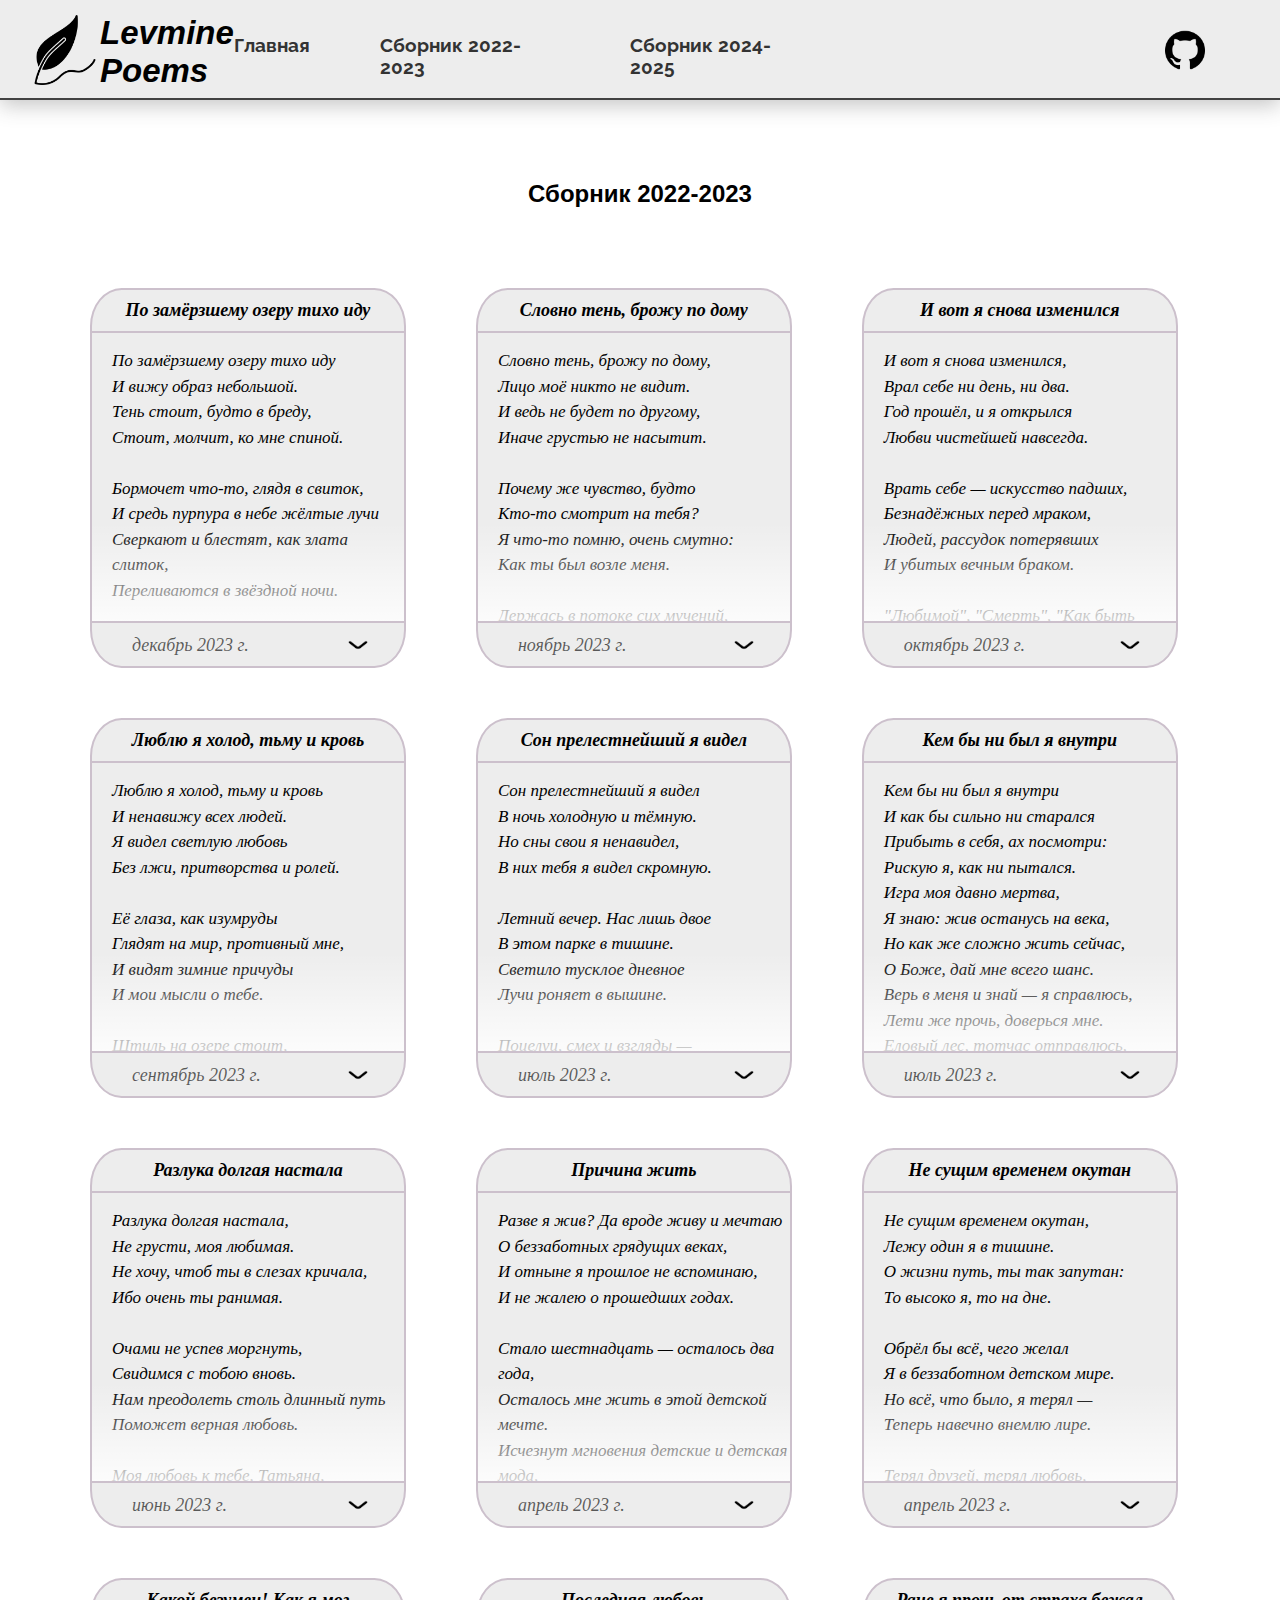
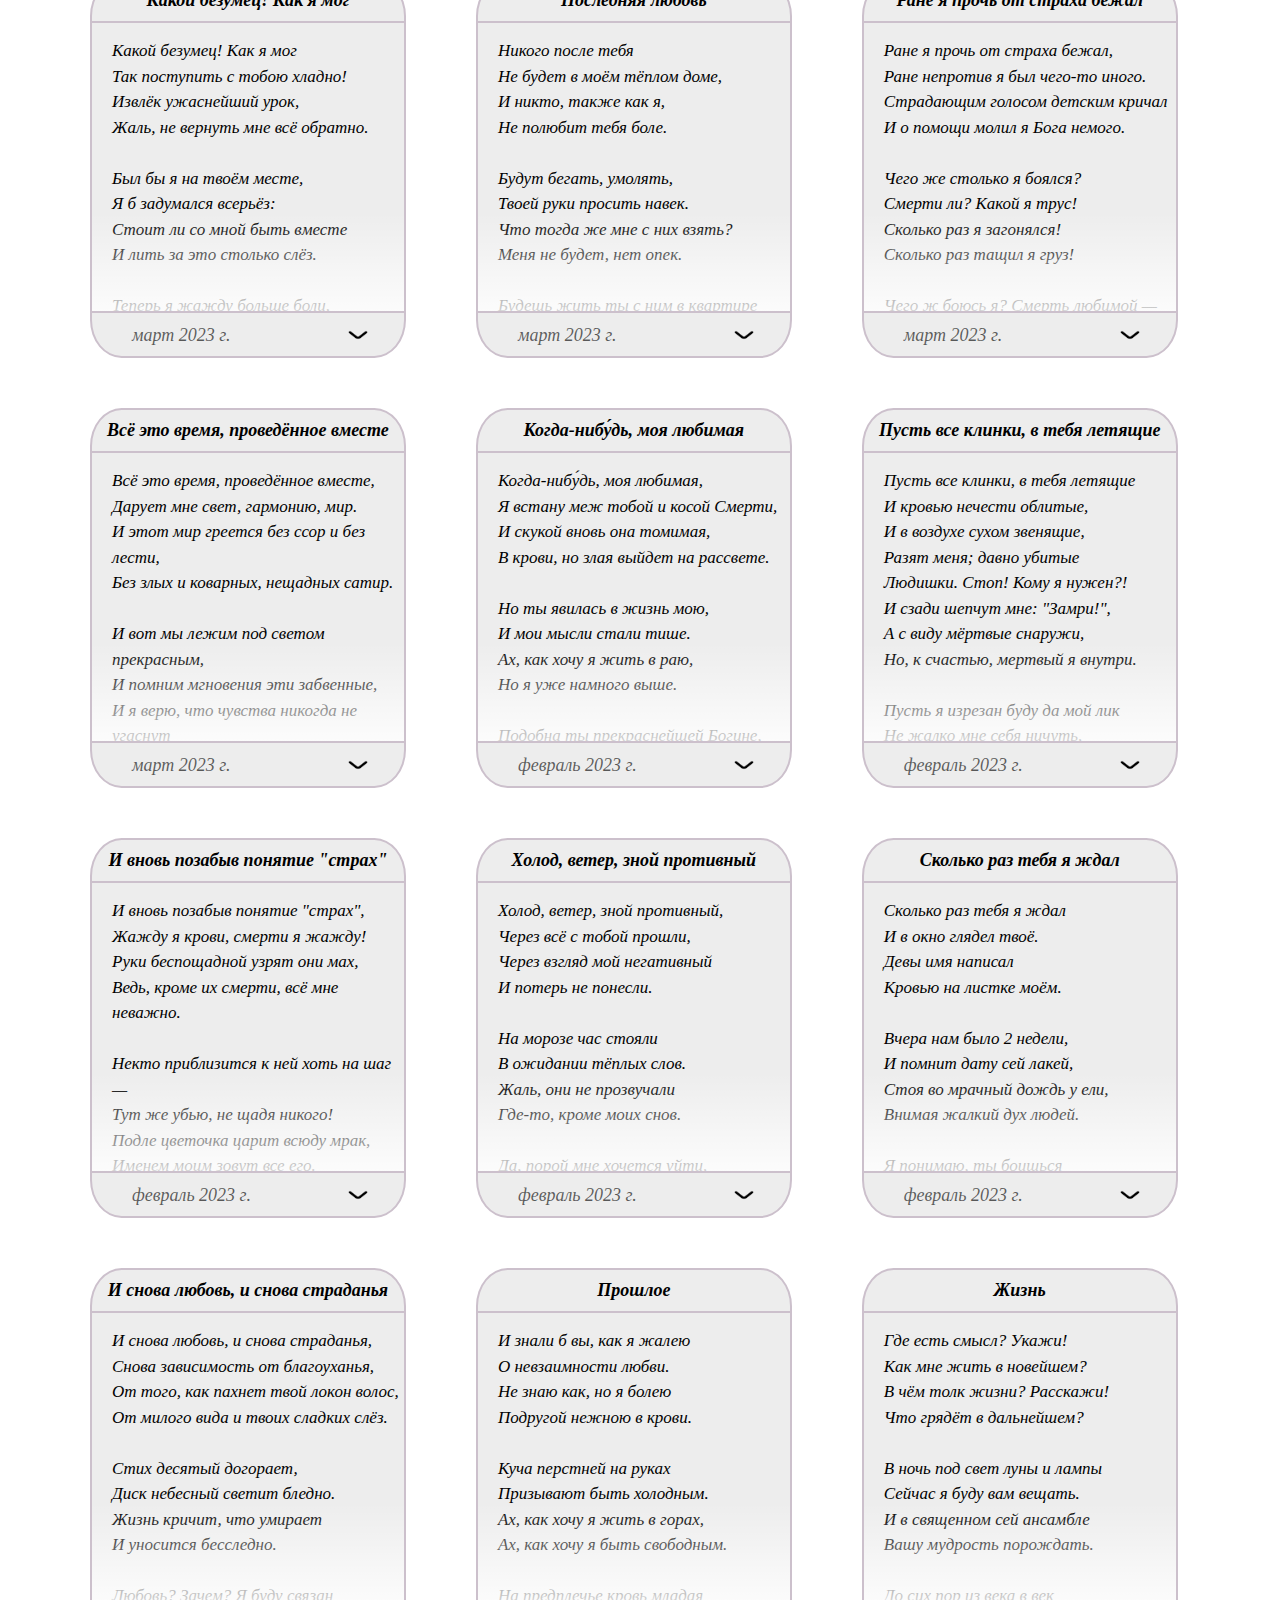
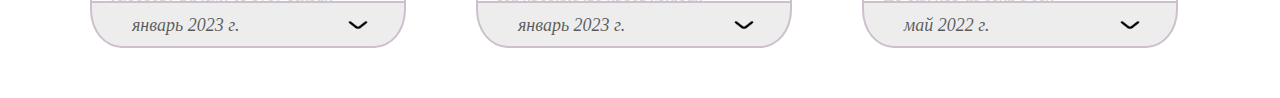
<file: src/2022-2023/col22-23.html>
<!DOCTYPE html>
<html lang="en">
<head>
    <meta charset="UTF-8">

    <!-- fonts -->
    <link rel="preconnect" href="https://fonts.googleapis.com">
    <link rel="preconnect" href="https://fonts.gstatic.com" crossorigin>
    <link href="https://fonts.googleapis.com/css2?family=Cardo:ital,wght@0,400;0,700;1,400&family=Open+Sans:ital,wght@0,300..800;1,300..800&family=Raleway:ital,wght@0,100..900;1,100..900&display=swap" rel="stylesheet">

    <script src="../poemLoader.js"></script>

    <link rel="icon" href="../../images/header/header-logo.png">
    <link rel="stylesheet" href="./col22-23.css">
    <meta name="viewport" content="width=device-width, initial-scale=1.0">
    <title>Сборник 2022-2023</title>
</head>
<body>
    
    <header class="header">
        <div class="header__inner"> 

            <!-- Preview -->
            <a class="preview" href="../index/index.html">
                <div class="header__logo">
                    <img src="../../images/header/header-logo.png" 
                    alt="" width="70px" height="70px">
                </div>

                <h1 class="header__title">
                    Levmine <br>
                    Poems <br>
                </h1>
            </a>

            <!-- Collections -->
            <div class="collections">
                <a href="../index/index.html" class="collection__item">Главная</a>
                <a href="./col22-23.html" class="collection__item">Сборник 2022-2023</a>
                <a href="../2024-2025/col24-25.html" class="collection__item">Сборник 2024-2025</a>
            </div>

        <div class="user__actions">
            <!-- <a href="./index.html" class="user__action__item">
                <img src="../../images/header/like.png"
                alt="" width="35px" height="35px">
            </a> -->
            <a href="https://github.com/levmine-btw" class="user__action__item" 
            target="_blank" rel="noopener noreferrer">
                <img src="../../images/header/github.png" 
                alt="" width="40px" height="40px">
            </a>

            <button class="collections__toggle">☰</button>
            <div class="collections__dropdown">
                <a href="./col22-23.html" class="dropdown__item">Сборник 2022-2023</a>
                <a href="../2024-2025/col24-25.html" class="dropdown__item">Сборник 2024-2025</a>
            </div>
        </div>

        </div> <!-- /header__inner -->
        
    </header>

    <div class="container">

        <p class="recommendations__title">Сборник 2022-2023</p>

        <div class="poems">
        
        <!-- Poem 25 -->
            <div class="poems__item">
                <script>loadPoemToPage("./poems-2022-2023/poem25.txt", prefix='poem25');</script>
                <div class="poem__title" id="poem25__title"></div>
                <div class="poem__container">

                    <div class="poem__text" id="poem25__text"></div> <!-- /poem__text -->

                </div> <!-- /poem__container -->

                <div class="under__poem">

                    <div class="poem__date" id="poem25__date"></div>
                    
                    <div class="poem__actions">
                        <div class="poem__show-more" data-index="25">
                            <img src="../../images/recommendations/angle.png" 
                            alt="" width="32px" height="25px">
                        </div>
                    </div> <!-- /poem__actions -->

                </div> <!-- /under__poem -->

            </div> <!-- /poems__item -->

            <div class="poem-overlay" data-index="25">
            <div class="poem-content">
                <button class="close-btn" id="close-poem">x</button>
                <script>loadPoemToOverlay("./poems-2022-2023/poem25.txt", "poem25");</script>
                <div class="poem-inner">
                <div class="poem-title" id="poem25-title"></div>
                    <div class="poem-text" id="poem25-text"></div>

        <div class="poem-date" id="poem25-date"></div>

                        </div> <!-- /poem-inner -->
                </div> <!-- /poem-content -->
            </div> <!-- /poem-overlay -->

        <!-- Poem 25 -->
            <div class="poems__item">
                <script>loadPoemToPage("./poems-2022-2023/poem24.txt", prefix='poem24');</script>
                <div class="poem__title" id="poem24__title"></div>
                <div class="poem__container">

                    <div class="poem__text" id="poem24__text"></div> <!-- /poem__text -->

                </div> <!-- /poem__container -->

                <div class="under__poem">

                    <div class="poem__date" id="poem24__date"></div>
                    
                    <div class="poem__actions">
                        <div class="poem__show-more" data-index="24">
                            <img src="../../images/recommendations/angle.png" 
                            alt="" width="32px" height="25px">
                        </div>
                    </div> <!-- /poem__actions -->

                </div> <!-- /under__poem -->

            </div> <!-- /poems__item -->

            <div class="poem-overlay" data-index="24">
            <div class="poem-content">
                <button class="close-btn" id="close-poem">x</button>
                <script>loadPoemToOverlay("./poems-2022-2023/poem24.txt", "poem24");</script>
                <div class="poem-inner">
                <div class="poem-title" id="poem24-title"></div>
                    <div class="poem-text" id="poem24-text"></div>

        <div class="poem-date" id="poem24-date"></div>

                        </div> <!-- /poem-inner -->
                </div> <!-- /poem-content -->
            </div> <!-- /poem-overlay -->

        <!-- Poem 23 -->
            <div class="poems__item">
                <script>loadPoemToPage("./poems-2022-2023/poem23.txt", prefix='poem23');</script>
                <div class="poem__title" id="poem23__title"></div>
                <div class="poem__container">

                    <div class="poem__text" id="poem23__text"></div> <!-- /poem__text -->

                </div> <!-- /poem__container -->

                <div class="under__poem">

                    <div class="poem__date" id="poem23__date"></div>
                    
                    <div class="poem__actions">
                        <div class="poem__show-more" data-index="23">
                            <img src="../../images/recommendations/angle.png" 
                            alt="" width="32px" height="25px">
                        </div>
                    </div> <!-- /poem__actions -->

                </div> <!-- /under__poem -->

            </div> <!-- /poems__item -->

            <div class="poem-overlay" data-index="23">
            <div class="poem-content">
                <button class="close-btn" id="close-poem">x</button>
                <script>loadPoemToOverlay("./poems-2022-2023/poem23.txt", "poem23");</script>
                <div class="poem-inner">
                <div class="poem-title" id="poem23-title"></div>
                    <div class="poem-text" id="poem23-text"></div>

        <div class="poem-date" id="poem23-date"></div>

                        </div> <!-- /poem-inner -->
                </div> <!-- /poem-content -->
            </div> <!-- /poem-overlay -->

        <!-- Poem 22 -->
            <div class="poems__item">
                <script>loadPoemToPage("./poems-2022-2023/poem22.txt", prefix='poem22');</script>
                <div class="poem__title" id="poem22__title"></div>
                <div class="poem__container">

                    <div class="poem__text" id="poem22__text"></div> <!-- /poem__text -->

                </div> <!-- /poem__container -->

                <div class="under__poem">

                    <div class="poem__date" id="poem22__date"></div>
                    
                    <div class="poem__actions">
                        <div class="poem__show-more" data-index="22">
                            <img src="../../images/recommendations/angle.png" 
                            alt="" width="32px" height="25px">
                        </div>
                    </div> <!-- /poem__actions -->

                </div> <!-- /under__poem -->

            </div> <!-- /poems__item -->

            <div class="poem-overlay" data-index="22">
            <div class="poem-content">
                <button class="close-btn" id="close-poem">x</button>
                <script>loadPoemToOverlay("./poems-2022-2023/poem22.txt", "poem22");</script>
                <div class="poem-inner">
                <div class="poem-title" id="poem22-title"></div>
                    <div class="poem-text" id="poem22-text"></div>

        <div class="poem-date" id="poem22-date"></div>

                        </div> <!-- /poem-inner -->
                </div> <!-- /poem-content -->
            </div> <!-- /poem-overlay -->

        <!-- Poem 21 -->
            <div class="poems__item">
                <script>loadPoemToPage("./poems-2022-2023/poem21.txt", prefix='poem21');</script>
                <div class="poem__title" id="poem21__title"></div>
                <div class="poem__container">

                    <div class="poem__text" id="poem21__text"></div> <!-- /poem__text -->

                </div> <!-- /poem__container -->

                <div class="under__poem">

                    <div class="poem__date" id="poem21__date"></div>
                    
                    <div class="poem__actions">
                        <div class="poem__show-more" data-index="21">
                            <img src="../../images/recommendations/angle.png" 
                            alt="" width="32px" height="25px">
                        </div>
                    </div> <!-- /poem__actions -->

                </div> <!-- /under__poem -->

            </div> <!-- /poems__item -->

            <div class="poem-overlay" data-index="21">
            <div class="poem-content">
                <button class="close-btn" id="close-poem">x</button>
                <script>loadPoemToOverlay("./poems-2022-2023/poem21.txt", "poem21");</script>
                <div class="poem-inner">
                <div class="poem-title" id="poem21-title"></div>
                    <div class="poem-text" id="poem21-text"></div>

        <div class="poem-date" id="poem21-date"></div>

                        </div> <!-- /poem-inner -->
                </div> <!-- /poem-content -->
            </div> <!-- /poem-overlay -->

        <!-- Poem 20 -->
            <div class="poems__item">
                <script>loadPoemToPage("./poems-2022-2023/poem20.txt", prefix='poem20');</script>
                <div class="poem__title" id="poem20__title"></div>
                <div class="poem__container">

                    <div class="poem__text" id="poem20__text"></div> <!-- /poem__text -->

                </div> <!-- /poem__container -->

                <div class="under__poem">

                    <div class="poem__date" id="poem20__date"></div>
                    
                    <div class="poem__actions">
                        <div class="poem__show-more" data-index="20">
                            <img src="../../images/recommendations/angle.png" 
                            alt="" width="32px" height="25px">
                        </div>
                    </div> <!-- /poem__actions -->

                </div> <!-- /under__poem -->

            </div> <!-- /poems__item -->

            <div class="poem-overlay" data-index="20">
            <div class="poem-content">
                <button class="close-btn" id="close-poem">x</button>
                <script>loadPoemToOverlay("./poems-2022-2023/poem20.txt", "poem20");</script>
                <div class="poem-inner">
                <div class="poem-title" id="poem20-title"></div>
                    <div class="poem-text" id="poem20-text"></div>

        <div class="poem-date" id="poem20-date"></div>

                        </div> <!-- /poem-inner -->
                </div> <!-- /poem-content -->
            </div> <!-- /poem-overlay -->

        <!-- Poem 19 -->
            <div class="poems__item">
                <script>loadPoemToPage("./poems-2022-2023/poem19.txt", prefix='poem19');</script>
                <div class="poem__title" id="poem19__title"></div>
                <div class="poem__container">

                    <div class="poem__text" id="poem19__text"></div> <!-- /poem__text -->

                </div> <!-- /poem__container -->

                <div class="under__poem">

                    <div class="poem__date" id="poem19__date"></div>
                    
                    <div class="poem__actions">
                        <div class="poem__show-more" data-index="19">
                            <img src="../../images/recommendations/angle.png" 
                            alt="" width="32px" height="25px">
                        </div>
                    </div> <!-- /poem__actions -->

                </div> <!-- /under__poem -->

            </div> <!-- /poems__item -->

            <div class="poem-overlay" data-index="19">
            <div class="poem-content">
                <button class="close-btn" id="close-poem">x</button>
                <script>loadPoemToOverlay("./poems-2022-2023/poem19.txt", "poem19");</script>
                <div class="poem-inner">
                <div class="poem-title" id="poem19-title"></div>
                    <div class="poem-text" id="poem19-text"></div>

        <div class="poem-date" id="poem19-date"></div>

                        </div> <!-- /poem-inner -->
                </div> <!-- /poem-content -->
            </div> <!-- /poem-overlay -->

        <!-- Poem 18 -->
            <div class="poems__item">
                <script>loadPoemToPage("./poems-2022-2023/poem18.txt", prefix='poem18');</script>
                <div class="poem__title" id="poem18__title"></div>
                <div class="poem__container">

                    <div class="poem__text" id="poem18__text"></div> <!-- /poem__text -->

                </div> <!-- /poem__container -->

                <div class="under__poem">

                    <div class="poem__date" id="poem18__date"></div>
                    
                    <div class="poem__actions">
                        <div class="poem__show-more" data-index="18">
                            <img src="../../images/recommendations/angle.png" 
                            alt="" width="32px" height="25px">
                        </div>
                    </div> <!-- /poem__actions -->

                </div> <!-- /under__poem -->

            </div> <!-- /poems__item -->

            <div class="poem-overlay" data-index="18">
            <div class="poem-content">
                <button class="close-btn" id="close-poem">x</button>
                <script>loadPoemToOverlay("./poems-2022-2023/poem18.txt", "poem18");</script>
                <div class="poem-inner">
                <div class="poem-title" id="poem18-title"></div>
                    <div class="poem-text" id="poem18-text"></div>

        <div class="poem-date" id="poem18-date"></div>

                        </div> <!-- /poem-inner -->
                </div> <!-- /poem-content -->
            </div> <!-- /poem-overlay -->

        <!-- Poem 17 -->
            <div class="poems__item">
                <script>loadPoemToPage("./poems-2022-2023/poem17.txt", prefix='poem17');</script>
                <div class="poem__title" id="poem17__title"></div>
                <div class="poem__container">

                    <div class="poem__text" id="poem17__text"></div> <!-- /poem__text -->

                </div> <!-- /poem__container -->

                <div class="under__poem">

                    <div class="poem__date" id="poem17__date"></div>
                    
                    <div class="poem__actions">
                        <div class="poem__show-more" data-index="17">
                            <img src="../../images/recommendations/angle.png" 
                            alt="" width="32px" height="25px">
                        </div>
                    </div> <!-- /poem__actions -->

                </div> <!-- /under__poem -->

            </div> <!-- /poems__item -->

            <div class="poem-overlay" data-index="17">
            <div class="poem-content">
                <button class="close-btn" id="close-poem">x</button>
                <script>loadPoemToOverlay("./poems-2022-2023/poem17.txt", "poem17");</script>
                <div class="poem-inner">
                <div class="poem-title" id="poem17-title"></div>
                    <div class="poem-text" id="poem17-text"></div>

        <div class="poem-date" id="poem17-date"></div>

                        </div> <!-- /poem-inner -->
                </div> <!-- /poem-content -->
            </div> <!-- /poem-overlay -->

        <!-- Poem 16 -->
            <div class="poems__item">
                <script>loadPoemToPage("./poems-2022-2023/poem16.txt", prefix='poem16');</script>
                <div class="poem__title" id="poem16__title"></div>
                <div class="poem__container">

                    <div class="poem__text" id="poem16__text"></div> <!-- /poem__text -->

                </div> <!-- /poem__container -->

                <div class="under__poem">

                    <div class="poem__date" id="poem16__date"></div>
                    
                    <div class="poem__actions">
                        <div class="poem__show-more" data-index="16">
                            <img src="../../images/recommendations/angle.png" 
                            alt="" width="32px" height="25px">
                        </div>
                    </div> <!-- /poem__actions -->

                </div> <!-- /under__poem -->

            </div> <!-- /poems__item -->

            <div class="poem-overlay" data-index="16">
            <div class="poem-content">
                <button class="close-btn" id="close-poem">x</button>
                <script>loadPoemToOverlay("./poems-2022-2023/poem16.txt", "poem16");</script>
                <div class="poem-inner">
                <div class="poem-title" id="poem16-title"></div>
                    <div class="poem-text" id="poem16-text"></div>

        <div class="poem-date" id="poem16-date"></div>

                        </div> <!-- /poem-inner -->
                </div> <!-- /poem-content -->
            </div> <!-- /poem-overlay -->

        <!-- Poem 15 -->
            <div class="poems__item">
                <script>loadPoemToPage("./poems-2022-2023/poem15.txt", prefix='poem15');</script>
                <div class="poem__title" id="poem15__title"></div>
                <div class="poem__container">

                    <div class="poem__text" id="poem15__text"></div> <!-- /poem__text -->

                </div> <!-- /poem__container -->

                <div class="under__poem">

                    <div class="poem__date" id="poem15__date"></div>
                    
                    <div class="poem__actions">
                        <div class="poem__show-more" data-index="15">
                            <img src="../../images/recommendations/angle.png" 
                            alt="" width="32px" height="25px">
                        </div>
                    </div> <!-- /poem__actions -->

                </div> <!-- /under__poem -->

            </div> <!-- /poems__item -->

            <div class="poem-overlay" data-index="15">
            <div class="poem-content">
                <button class="close-btn" id="close-poem">x</button>
                <script>loadPoemToOverlay("./poems-2022-2023/poem15.txt", "poem15");</script>
                <div class="poem-inner">
                <div class="poem-title" id="poem15-title"></div>
                    <div class="poem-text" id="poem15-text"></div>

        <div class="poem-date" id="poem15-date"></div>

                        </div> <!-- /poem-inner -->
                </div> <!-- /poem-content -->
            </div> <!-- /poem-overlay -->

        <!-- Poem 14 -->
            <div class="poems__item">
                <script>loadPoemToPage("./poems-2022-2023/poem14.txt", prefix='poem14');</script>
                <div class="poem__title" id="poem14__title"></div>
                <div class="poem__container">

                    <div class="poem__text" id="poem14__text"></div> <!-- /poem__text -->

                </div> <!-- /poem__container -->

                <div class="under__poem">

                    <div class="poem__date" id="poem14__date"></div>
                    
                    <div class="poem__actions">
                        <div class="poem__show-more" data-index="14">
                            <img src="../../images/recommendations/angle.png" 
                            alt="" width="32px" height="25px">
                        </div>
                    </div> <!-- /poem__actions -->

                </div> <!-- /under__poem -->

            </div> <!-- /poems__item -->

            <div class="poem-overlay" data-index="14">
            <div class="poem-content">
                <button class="close-btn" id="close-poem">x</button>
                <script>loadPoemToOverlay("./poems-2022-2023/poem14.txt", "poem14");</script>
                <div class="poem-inner">
                <div class="poem-title" id="poem14-title"></div>
                    <div class="poem-text" id="poem14-text"></div>

        <div class="poem-date" id="poem14-date"></div>

                        </div> <!-- /poem-inner -->
                </div> <!-- /poem-content -->
            </div> <!-- /poem-overlay -->

        <!-- Poem 13 -->
            <div class="poems__item">
                <script>loadPoemToPage("./poems-2022-2023/poem13.txt", prefix='poem13');</script>
                <div class="poem__title" id="poem13__title"></div>
                <div class="poem__container">

                    <div class="poem__text" id="poem13__text"></div> <!-- /poem__text -->

                </div> <!-- /poem__container -->

                <div class="under__poem">

                    <div class="poem__date" id="poem13__date"></div>
                    
                    <div class="poem__actions">
                        <div class="poem__show-more" data-index="13">
                            <img src="../../images/recommendations/angle.png" 
                            alt="" width="32px" height="25px">
                        </div>
                    </div> <!-- /poem__actions -->

                </div> <!-- /under__poem -->

            </div> <!-- /poems__item -->

            <div class="poem-overlay" data-index="13">
            <div class="poem-content">
                <button class="close-btn" id="close-poem">x</button>
                <script>loadPoemToOverlay("./poems-2022-2023/poem13.txt", "poem13");</script>
                <div class="poem-inner">
                <div class="poem-title" id="poem13-title"></div>
                    <div class="poem-text" id="poem13-text"></div>

        <div class="poem-date" id="poem13-date"></div>

                        </div> <!-- /poem-inner -->
                </div> <!-- /poem-content -->
            </div> <!-- /poem-overlay -->

        <!-- Poem 12 -->
            <div class="poems__item">
                <script>loadPoemToPage("./poems-2022-2023/poem12.txt", prefix='poem12');</script>
                <div class="poem__title" id="poem12__title"></div>
                <div class="poem__container">

                    <div class="poem__text" id="poem12__text"></div> <!-- /poem__text -->

                </div> <!-- /poem__container -->

                <div class="under__poem">

                    <div class="poem__date" id="poem12__date"></div>
                    
                    <div class="poem__actions">
                        <div class="poem__show-more" data-index="12">
                            <img src="../../images/recommendations/angle.png" 
                            alt="" width="32px" height="25px">
                        </div>
                    </div> <!-- /poem__actions -->

                </div> <!-- /under__poem -->

            </div> <!-- /poems__item -->

            <div class="poem-overlay" data-index="12">
            <div class="poem-content">
                <button class="close-btn" id="close-poem">x</button>
                <script>loadPoemToOverlay("./poems-2022-2023/poem12.txt", "poem12");</script>
                <div class="poem-inner">
                <div class="poem-title" id="poem12-title"></div>
                    <div class="poem-text" id="poem12-text"></div>

        <div class="poem-date" id="poem12-date"></div>

                        </div> <!-- /poem-inner -->
                </div> <!-- /poem-content -->
            </div> <!-- /poem-overlay -->

        <!-- Poem 11 -->
            <div class="poems__item">
                <script>loadPoemToPage("./poems-2022-2023/poem11.txt", prefix='poem11');</script>
                <div class="poem__title" id="poem11__title"></div>
                <div class="poem__container">

                    <div class="poem__text" id="poem11__text"></div> <!-- /poem__text -->

                </div> <!-- /poem__container -->

                <div class="under__poem">

                    <div class="poem__date" id="poem11__date"></div>
                    
                    <div class="poem__actions">
                        <div class="poem__show-more" data-index="11">
                            <img src="../../images/recommendations/angle.png" 
                            alt="" width="32px" height="25px">
                        </div>
                    </div> <!-- /poem__actions -->

                </div> <!-- /under__poem -->

            </div> <!-- /poems__item -->

            <div class="poem-overlay" data-index="11">
            <div class="poem-content">
                <button class="close-btn" id="close-poem">x</button>
                <script>loadPoemToOverlay("./poems-2022-2023/poem11.txt", "poem11");</script>
                <div class="poem-inner">
                <div class="poem-title" id="poem11-title"></div>
                    <div class="poem-text" id="poem11-text"></div>

        <div class="poem-date" id="poem11-date"></div>

                        </div> <!-- /poem-inner -->
                </div> <!-- /poem-content -->
            </div> <!-- /poem-overlay -->

        <!-- Poem 10 -->
            <div class="poems__item">
                <script>loadPoemToPage("./poems-2022-2023/poem10.txt", prefix='poem10');</script>
                <div class="poem__title" id="poem10__title"></div>
                <div class="poem__container">

                    <div class="poem__text" id="poem10__text"></div> <!-- /poem__text -->

                </div> <!-- /poem__container -->

                <div class="under__poem">

                    <div class="poem__date" id="poem10__date"></div>
                    
                    <div class="poem__actions">
                        <div class="poem__show-more" data-index="10">
                            <img src="../../images/recommendations/angle.png" 
                            alt="" width="32px" height="25px">
                        </div>
                    </div> <!-- /poem__actions -->

                </div> <!-- /under__poem -->

            </div> <!-- /poems__item -->

            <div class="poem-overlay" data-index="10">
            <div class="poem-content">
                <button class="close-btn" id="close-poem">x</button>
                <script>loadPoemToOverlay("./poems-2022-2023/poem10.txt", "poem10");</script>
                <div class="poem-inner">
                <div class="poem-title" id="poem10-title"></div>
                    <div class="poem-text" id="poem10-text"></div>

        <div class="poem-date" id="poem10-date"></div>

                        </div> <!-- /poem-inner -->
                </div> <!-- /poem-content -->
            </div> <!-- /poem-overlay -->

        <!-- Poem 9 -->
            <div class="poems__item">
                <script>loadPoemToPage("./poems-2022-2023/poem9.txt", prefix='poem9');</script>
                <div class="poem__title" id="poem9__title"></div>
                <div class="poem__container">

                    <div class="poem__text" id="poem9__text"></div> <!-- /poem__text -->

                </div> <!-- /poem__container -->

                <div class="under__poem">

                    <div class="poem__date" id="poem9__date"></div>
                    
                    <div class="poem__actions">
                        <div class="poem__show-more" data-index="9">
                            <img src="../../images/recommendations/angle.png" 
                            alt="" width="32px" height="25px">
                        </div>
                    </div> <!-- /poem__actions -->

                </div> <!-- /under__poem -->

            </div> <!-- /poems__item -->

            <div class="poem-overlay" data-index="9">
            <div class="poem-content">
                <button class="close-btn" id="close-poem">x</button>
                <script>loadPoemToOverlay("./poems-2022-2023/poem9.txt", "poem9");</script>
                <div class="poem-inner">
                <div class="poem-title" id="poem9-title"></div>
                    <div class="poem-text" id="poem9-text"></div>

        <div class="poem-date" id="poem9-date"></div>

                        </div> <!-- /poem-inner -->
                </div> <!-- /poem-content -->
            </div> <!-- /poem-overlay -->

        <!-- Poem 8 -->
            <div class="poems__item">
                <script>loadPoemToPage("./poems-2022-2023/poem8.txt", prefix='poem8');</script>
                <div class="poem__title" id="poem8__title"></div>
                <div class="poem__container">

                    <div class="poem__text" id="poem8__text"></div> <!-- /poem__text -->

                </div> <!-- /poem__container -->

                <div class="under__poem">

                    <div class="poem__date" id="poem8__date"></div>
                    
                    <div class="poem__actions">
                        <div class="poem__show-more" data-index="8">
                            <img src="../../images/recommendations/angle.png" 
                            alt="" width="32px" height="25px">
                        </div>
                    </div> <!-- /poem__actions -->

                </div> <!-- /under__poem -->

            </div> <!-- /poems__item -->

            <div class="poem-overlay" data-index="8">
            <div class="poem-content">
                <button class="close-btn" id="close-poem">x</button>
                <script>loadPoemToOverlay("./poems-2022-2023/poem8.txt", "poem8");</script>
                <div class="poem-inner">
                <div class="poem-title" id="poem8-title"></div>
                    <div class="poem-text" id="poem8-text"></div>

        <div class="poem-date" id="poem8-date"></div>

                        </div> <!-- /poem-inner -->
                </div> <!-- /poem-content -->
            </div> <!-- /poem-overlay -->

        <!-- Poem 7 -->
            <div class="poems__item">
                <script>loadPoemToPage("./poems-2022-2023/poem7.txt", prefix='poem7');</script>
                <div class="poem__title" id="poem7__title"></div>
                <div class="poem__container">

                    <div class="poem__text" id="poem7__text"></div> <!-- /poem__text -->

                </div> <!-- /poem__container -->

                <div class="under__poem">

                    <div class="poem__date" id="poem7__date"></div>
                    
                    <div class="poem__actions">
                        <div class="poem__show-more" data-index="7">
                            <img src="../../images/recommendations/angle.png" 
                            alt="" width="32px" height="25px">
                        </div>
                    </div> <!-- /poem__actions -->

                </div> <!-- /under__poem -->

            </div> <!-- /poems__item -->

            <div class="poem-overlay" data-index="7">
            <div class="poem-content">
                <button class="close-btn" id="close-poem">x</button>
                <script>loadPoemToOverlay("./poems-2022-2023/poem7.txt", "poem7");</script>
                <div class="poem-inner">
                <div class="poem-title" id="poem7-title"></div>
                    <div class="poem-text" id="poem7-text"></div>

        <div class="poem-date" id="poem7-date"></div>

                        </div> <!-- /poem-inner -->
                </div> <!-- /poem-content -->
            </div> <!-- /poem-overlay -->

        <!-- Poem 6 -->
            <div class="poems__item">
                <script>loadPoemToPage("./poems-2022-2023/poem6.txt", prefix='poem6');</script>
                <div class="poem__title" id="poem6__title"></div>
                <div class="poem__container">

                    <div class="poem__text" id="poem6__text"></div> <!-- /poem__text -->

                </div> <!-- /poem__container -->

                <div class="under__poem">

                    <div class="poem__date" id="poem6__date"></div>
                    
                    <div class="poem__actions">
                        <div class="poem__show-more" data-index="6">
                            <img src="../../images/recommendations/angle.png" 
                            alt="" width="32px" height="25px">
                        </div>
                    </div> <!-- /poem__actions -->

                </div> <!-- /under__poem -->

            </div> <!-- /poems__item -->

            <div class="poem-overlay" data-index="6">
            <div class="poem-content">
                <button class="close-btn" id="close-poem">x</button>
                <script>loadPoemToOverlay("./poems-2022-2023/poem6.txt", "poem6");</script>
                <div class="poem-inner">
                <div class="poem-title" id="poem6-title"></div>
                    <div class="poem-text" id="poem6-text"></div>

        <div class="poem-date" id="poem6-date"></div>

                        </div> <!-- /poem-inner -->
                </div> <!-- /poem-content -->
            </div> <!-- /poem-overlay -->

        <!-- Poem 2 -->
            <div class="poems__item">
                <script>loadPoemToPage("./poems-2022-2023/poem2.txt", prefix='poem2');</script>
                <div class="poem__title" id="poem2__title"></div>
                <div class="poem__container">

                    <div class="poem__text" id="poem2__text"></div> <!-- /poem__text -->

                </div> <!-- /poem__container -->

                <div class="under__poem">

                    <div class="poem__date" id="poem2__date"></div>
                    
                    <div class="poem__actions">
                        <div class="poem__show-more" data-index="2">
                            <img src="../../images/recommendations/angle.png" 
                            alt="" width="32px" height="25px">
                        </div>
                    </div> <!-- /poem__actions -->

                </div> <!-- /under__poem -->

            </div> <!-- /poems__item -->

            <div class="poem-overlay" data-index="2">
            <div class="poem-content">
                <button class="close-btn" id="close-poem">x</button>
                <script>loadPoemToOverlay("./poems-2022-2023/poem2.txt", "poem2");</script>
                <div class="poem-inner">
                <div class="poem-title" id="poem2-title"></div>
                    <div class="poem-text" id="poem2-text"></div>

        <div class="poem-date" id="poem2-date"></div>

                        </div> <!-- /poem-inner -->
                </div> <!-- /poem-content -->
            </div> <!-- /poem-overlay -->

        </div> <!-- /poems -->

    </div> <!-- /container -->


    <script src="../overlay.js"></script>
    <script src="../collectionsList.js"></script>
</body>
</html>
</file>
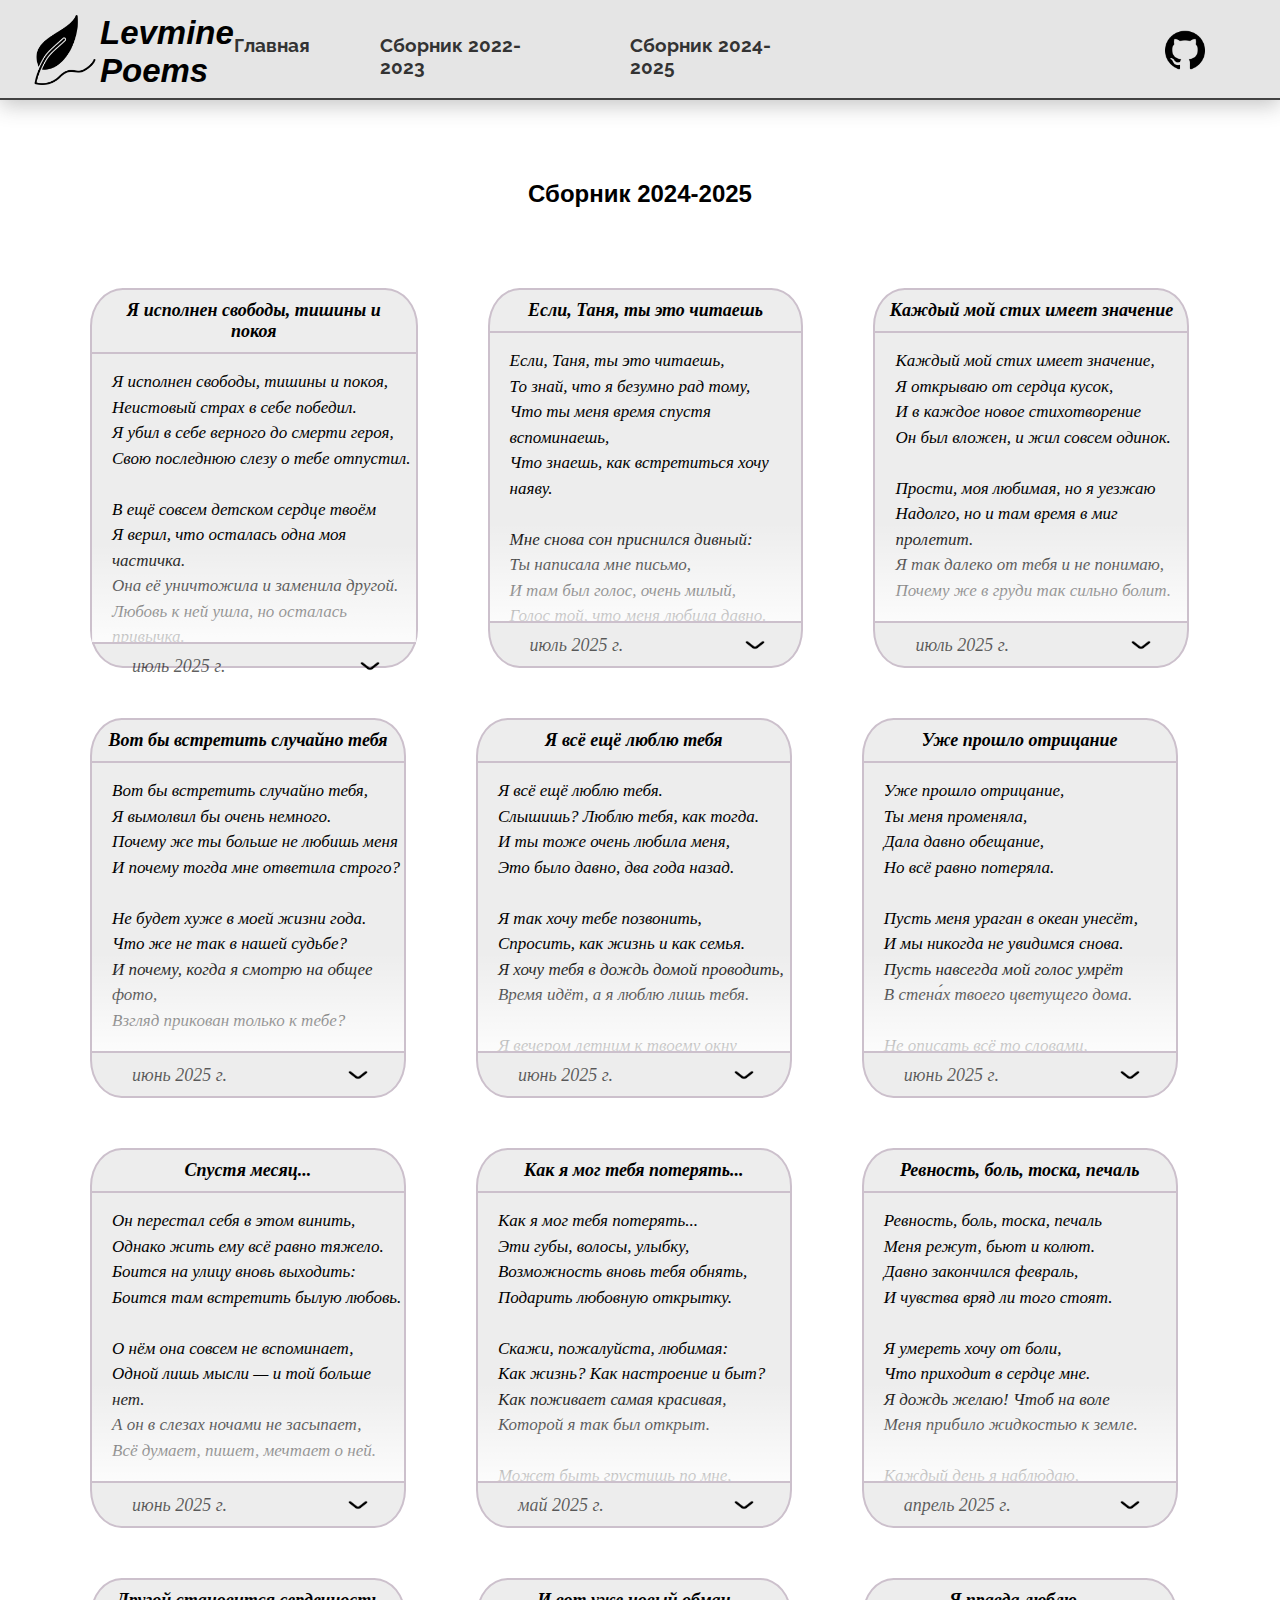
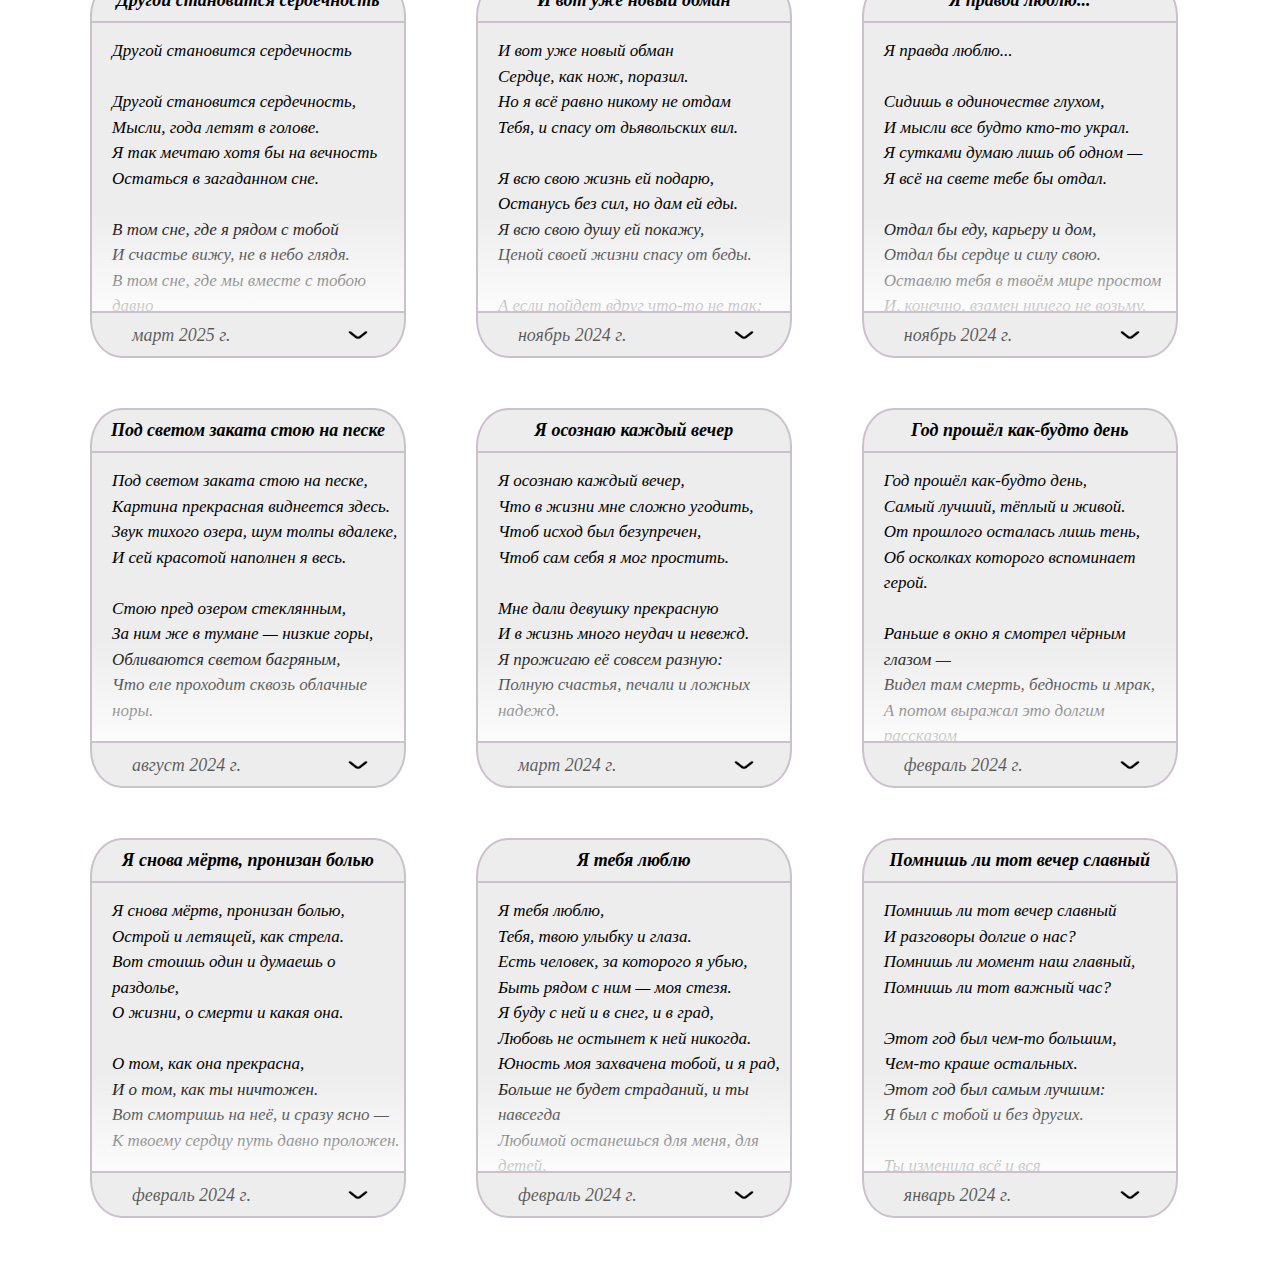
<file: src/2024-2025/col24-25.html>
<!DOCTYPE html>
<html lang="en">
<head>
    <meta charset="UTF-8">

    <!-- fonts -->
    <link rel="preconnect" href="https://fonts.googleapis.com">
    <link rel="preconnect" href="https://fonts.gstatic.com" crossorigin>
    <link href="https://fonts.googleapis.com/css2?family=Cardo:ital,wght@0,400;0,700;1,400&family=Open+Sans:ital,wght@0,300..800;1,300..800&family=Raleway:ital,wght@0,100..900;1,100..900&display=swap" rel="stylesheet">

    <script src="../poemLoader.js"></script>

    <link rel="icon" href="../../images/header/header-logo.png">
    <link rel="stylesheet" href="./col24-25.css">
    <meta name="viewport" content="width=device-width, initial-scale=1.0">
    <title>Сборник 2024-2025</title>
</head>
<body>
    
    <header class="header">
        <div class="header__inner"> 

            <!-- Preview -->
            <a class="preview" href="../index/index.html">
                <div class="header__logo">
                    <img src="../../images/header/header-logo.png" 
                    alt="" width="70px" height="70px">
                </div>

                <h1 class="header__title">
                    Levmine <br>
                    Poems <br>
                </h1>
            </a>

            <!-- Collections -->
            <div class="collections">
                <a href="../index/index.html" class="collection__item">Главная</a>
                <a href="../2022-2023/col22-23.html" class="collection__item">Сборник 2022-2023</a>
                <a href="./col24-25.html" class="collection__item">Сборник 2024-2025</a>
            </div>

        <div class="user__actions">
            <!-- <a href="./index.html" class="user__action__item">
                <img src="../../images/header/like.png"
                alt="" width="35px" height="35px">
            </a> -->
            <a href="https://github.com/levmine-btw" class="user__action__item" 
            target="_blank" rel="noopener noreferrer">
                <img src="../../images/header/github.png" 
                alt="" width="40px" height="40px">
            </a>

            <button class="collections__toggle">☰</button>
            <div class="collections__dropdown">
                <a href="../2022-2023/col22-23.html" class="dropdown__item">Сборник 2022-2023</a>
                <a href="./col24-25.html" class="dropdown__item">Сборник 2024-2025</a>
            </div>
        </div>

        </div> <!-- /header__inner -->
        
    </header>

    <div class="container">

        <p class="recommendations__title">Сборник 2024-2025</p>

        <div class="poems">
        
        <!-- Poem 19 -->
            <div class="poems__item">
                <script>loadPoemToPage("./poems-2024-2025/poem19.txt", prefix='poem19');</script>
                <div class="poem__title" id="poem19__title"></div>
                <div class="poem__container">

                    <div class="poem__text" id="poem19__text"></div> <!-- /poem__text -->

                </div> <!-- /poem__container -->

                <div class="under__poem">

                    <div class="poem__date" id="poem19__date"></div>
                    
                    <div class="poem__actions">
                        <div class="poem__show-more" data-index="19">
                            <img src="../../images/recommendations/angle.png" 
                            alt="" width="32px" height="25px">
                        </div>
                    </div> <!-- /poem__actions -->

                </div> <!-- /under__poem -->

            </div> <!-- /poems__item -->

            <div class="poem-overlay" data-index="19">
            <div class="poem-content">
                <button class="close-btn" id="close-poem">x</button>
                <script>loadPoemToOverlay("./poems-2024-2025/poem19.txt", "poem19");</script>
                <div class="poem-inner">
                <div class="poem-title" id="poem19-title"></div>
                    <div class="poem-text" id="poem19-text"></div>

        <div class="poem-date" id="poem19-date"></div>

                        </div> <!-- /poem-inner -->
                </div> <!-- /poem-content -->
            </div> <!-- /poem-overlay -->

        <!-- Poem 18 -->
            <div class="poems__item">
                <script>loadPoemToPage("./poems-2024-2025/poem18.txt", prefix='poem18');</script>
                <div class="poem__title" id="poem18__title"></div>
                <div class="poem__container">

                    <div class="poem__text" id="poem18__text"></div> <!-- /poem__text -->

                </div> <!-- /poem__container -->

                <div class="under__poem">

                    <div class="poem__date" id="poem18__date"></div>
                    
                    <div class="poem__actions">
                        <div class="poem__show-more" data-index="18">
                            <img src="../../images/recommendations/angle.png" 
                            alt="" width="32px" height="25px">
                        </div>
                    </div> <!-- /poem__actions -->

                </div> <!-- /under__poem -->

            </div> <!-- /poems__item -->

            <div class="poem-overlay" data-index="18">
            <div class="poem-content">
                <button class="close-btn" id="close-poem">x</button>
                <script>loadPoemToOverlay("./poems-2024-2025/poem18.txt", "poem18");</script>
                <div class="poem-inner">
                <div class="poem-title" id="poem18-title"></div>
                    <div class="poem-text" id="poem18-text"></div>

        <div class="poem-date" id="poem18-date"></div>

                        </div> <!-- /poem-inner -->
                </div> <!-- /poem-content -->
            </div> <!-- /poem-overlay -->

        <!-- Poem 17 -->
            <div class="poems__item">
                <script>loadPoemToPage("./poems-2024-2025/poem17.txt", prefix='poem17');</script>
                <div class="poem__title" id="poem17__title"></div>
                <div class="poem__container">

                    <div class="poem__text" id="poem17__text"></div> <!-- /poem__text -->

                </div> <!-- /poem__container -->

                <div class="under__poem">

                    <div class="poem__date" id="poem17__date"></div>
                    
                    <div class="poem__actions">
                        <div class="poem__show-more" data-index="17">
                            <img src="../../images/recommendations/angle.png" 
                            alt="" width="32px" height="25px">
                        </div>
                    </div> <!-- /poem__actions -->

                </div> <!-- /under__poem -->

            </div> <!-- /poems__item -->

            <div class="poem-overlay" data-index="17">
            <div class="poem-content">
                <button class="close-btn" id="close-poem">x</button>
                <script>loadPoemToOverlay("./poems-2024-2025/poem17.txt", "poem17");</script>
                <div class="poem-inner">
                <div class="poem-title" id="poem17-title"></div>
                    <div class="poem-text" id="poem17-text"></div>

        <div class="poem-date" id="poem17-date"></div>

                        </div> <!-- /poem-inner -->
                </div> <!-- /poem-content -->
            </div> <!-- /poem-overlay -->

        <!-- Poem 16 -->
            <div class="poems__item">
                <script>loadPoemToPage("./poems-2024-2025/poem16.txt", prefix='poem16');</script>
                <div class="poem__title" id="poem16__title"></div>
                <div class="poem__container">

                    <div class="poem__text" id="poem16__text"></div> <!-- /poem__text -->

                </div> <!-- /poem__container -->

                <div class="under__poem">

                    <div class="poem__date" id="poem16__date"></div>
                    
                    <div class="poem__actions">
                        <div class="poem__show-more" data-index="16">
                            <img src="../../images/recommendations/angle.png" 
                            alt="" width="32px" height="25px">
                        </div>
                    </div> <!-- /poem__actions -->

                </div> <!-- /under__poem -->

            </div> <!-- /poems__item -->

            <div class="poem-overlay" data-index="16">
            <div class="poem-content">
                <button class="close-btn" id="close-poem">x</button>
                <script>loadPoemToOverlay("./poems-2024-2025/poem16.txt", "poem16");</script>
                <div class="poem-inner">
                <div class="poem-title" id="poem16-title"></div>
                    <div class="poem-text" id="poem16-text"></div>

        <div class="poem-date" id="poem16-date"></div>

                        </div> <!-- /poem-inner -->
                </div> <!-- /poem-content -->
            </div> <!-- /poem-overlay -->

        <!-- Poem 15 -->
            <div class="poems__item">
                <script>loadPoemToPage("./poems-2024-2025/poem15.txt", prefix='poem15');</script>
                <div class="poem__title" id="poem15__title"></div>
                <div class="poem__container">

                    <div class="poem__text" id="poem15__text"></div> <!-- /poem__text -->

                </div> <!-- /poem__container -->

                <div class="under__poem">

                    <div class="poem__date" id="poem15__date"></div>
                    
                    <div class="poem__actions">
                        <div class="poem__show-more" data-index="15">
                            <img src="../../images/recommendations/angle.png" 
                            alt="" width="32px" height="25px">
                        </div>
                    </div> <!-- /poem__actions -->

                </div> <!-- /under__poem -->

            </div> <!-- /poems__item -->

            <div class="poem-overlay" data-index="15">
            <div class="poem-content">
                <button class="close-btn" id="close-poem">x</button>
                <script>loadPoemToOverlay("./poems-2024-2025/poem15.txt", "poem15");</script>
                <div class="poem-inner">
                <div class="poem-title" id="poem15-title"></div>
                    <div class="poem-text" id="poem15-text"></div>

        <div class="poem-date" id="poem15-date"></div>

                        </div> <!-- /poem-inner -->
                </div> <!-- /poem-content -->
            </div> <!-- /poem-overlay -->

        <!-- Poem 14 -->
            <div class="poems__item">
                <script>loadPoemToPage("./poems-2024-2025/poem14.txt", prefix='poem14');</script>
                <div class="poem__title" id="poem14__title"></div>
                <div class="poem__container">

                    <div class="poem__text" id="poem14__text"></div> <!-- /poem__text -->

                </div> <!-- /poem__container -->

                <div class="under__poem">

                    <div class="poem__date" id="poem14__date"></div>
                    
                    <div class="poem__actions">
                        <div class="poem__show-more" data-index="14">
                            <img src="../../images/recommendations/angle.png" 
                            alt="" width="32px" height="25px">
                        </div>
                    </div> <!-- /poem__actions -->

                </div> <!-- /under__poem -->

            </div> <!-- /poems__item -->

            <div class="poem-overlay" data-index="14">
            <div class="poem-content">
                <button class="close-btn" id="close-poem">x</button>
                <script>loadPoemToOverlay("./poems-2024-2025/poem14.txt", "poem14");</script>
                <div class="poem-inner">
                <div class="poem-title" id="poem14-title"></div>
                    <div class="poem-text" id="poem14-text"></div>

        <div class="poem-date" id="poem14-date"></div>

                        </div> <!-- /poem-inner -->
                </div> <!-- /poem-content -->
            </div> <!-- /poem-overlay -->

        <!-- Poem 13 -->
            <div class="poems__item">
                <script>loadPoemToPage("./poems-2024-2025/poem13.txt", prefix='poem13');</script>
                <div class="poem__title" id="poem13__title"></div>
                <div class="poem__container">

                    <div class="poem__text" id="poem13__text"></div> <!-- /poem__text -->

                </div> <!-- /poem__container -->

                <div class="under__poem">

                    <div class="poem__date" id="poem13__date"></div>
                    
                    <div class="poem__actions">
                        <div class="poem__show-more" data-index="13">
                            <img src="../../images/recommendations/angle.png" 
                            alt="" width="32px" height="25px">
                        </div>
                    </div> <!-- /poem__actions -->

                </div> <!-- /under__poem -->

            </div> <!-- /poems__item -->

            <div class="poem-overlay" data-index="13">
            <div class="poem-content">
                <button class="close-btn" id="close-poem">x</button>
                <script>loadPoemToOverlay("./poems-2024-2025/poem13.txt", "poem13");</script>
                <div class="poem-inner">
                <div class="poem-title" id="poem13-title"></div>
                    <div class="poem-text" id="poem13-text"></div>

        <div class="poem-date" id="poem13-date"></div>

                        </div> <!-- /poem-inner -->
                </div> <!-- /poem-content -->
            </div> <!-- /poem-overlay -->

        <!-- Poem 12 -->
            <div class="poems__item">
                <script>loadPoemToPage("./poems-2024-2025/poem12.txt", prefix='poem12');</script>
                <div class="poem__title" id="poem12__title"></div>
                <div class="poem__container">

                    <div class="poem__text" id="poem12__text"></div> <!-- /poem__text -->

                </div> <!-- /poem__container -->

                <div class="under__poem">

                    <div class="poem__date" id="poem12__date"></div>
                    
                    <div class="poem__actions">
                        <div class="poem__show-more" data-index="12">
                            <img src="../../images/recommendations/angle.png" 
                            alt="" width="32px" height="25px">
                        </div>
                    </div> <!-- /poem__actions -->

                </div> <!-- /under__poem -->

            </div> <!-- /poems__item -->

            <div class="poem-overlay" data-index="12">
            <div class="poem-content">
                <button class="close-btn" id="close-poem">x</button>
                <script>loadPoemToOverlay("./poems-2024-2025/poem12.txt", "poem12");</script>
                <div class="poem-inner">
                <div class="poem-title" id="poem12-title"></div>
                    <div class="poem-text" id="poem12-text"></div>

        <div class="poem-date" id="poem12-date"></div>

                        </div> <!-- /poem-inner -->
                </div> <!-- /poem-content -->
            </div> <!-- /poem-overlay -->

        <!-- Poem 11 -->
            <div class="poems__item">
                <script>loadPoemToPage("./poems-2024-2025/poem11.txt", prefix='poem11');</script>
                <div class="poem__title" id="poem11__title"></div>
                <div class="poem__container">

                    <div class="poem__text" id="poem11__text"></div> <!-- /poem__text -->

                </div> <!-- /poem__container -->

                <div class="under__poem">

                    <div class="poem__date" id="poem11__date"></div>
                    
                    <div class="poem__actions">
                        <div class="poem__show-more" data-index="11">
                            <img src="../../images/recommendations/angle.png" 
                            alt="" width="32px" height="25px">
                        </div>
                    </div> <!-- /poem__actions -->

                </div> <!-- /under__poem -->

            </div> <!-- /poems__item -->

            <div class="poem-overlay" data-index="11">
            <div class="poem-content">
                <button class="close-btn" id="close-poem">x</button>
                <script>loadPoemToOverlay("./poems-2024-2025/poem11.txt", "poem11");</script>
                <div class="poem-inner">
                <div class="poem-title" id="poem11-title"></div>
                    <div class="poem-text" id="poem11-text"></div>

        <div class="poem-date" id="poem11-date"></div>

                        </div> <!-- /poem-inner -->
                </div> <!-- /poem-content -->
            </div> <!-- /poem-overlay -->

        <!-- Poem 10 -->
            <div class="poems__item">
                <script>loadPoemToPage("./poems-2024-2025/poem10.txt", prefix='poem10');</script>
                <div class="poem__title" id="poem10__title"></div>
                <div class="poem__container">

                    <div class="poem__text" id="poem10__text"></div> <!-- /poem__text -->

                </div> <!-- /poem__container -->

                <div class="under__poem">

                    <div class="poem__date" id="poem10__date"></div>
                    
                    <div class="poem__actions">
                        <div class="poem__show-more" data-index="10">
                            <img src="../../images/recommendations/angle.png" 
                            alt="" width="32px" height="25px">
                        </div>
                    </div> <!-- /poem__actions -->

                </div> <!-- /under__poem -->

            </div> <!-- /poems__item -->

            <div class="poem-overlay" data-index="10">
            <div class="poem-content">
                <button class="close-btn" id="close-poem">x</button>
                <script>loadPoemToOverlay("./poems-2024-2025/poem10.txt", "poem10");</script>
                <div class="poem-inner">
                <div class="poem-title" id="poem10-title"></div>
                    <div class="poem-text" id="poem10-text"></div>

        <div class="poem-date" id="poem10-date"></div>

                        </div> <!-- /poem-inner -->
                </div> <!-- /poem-content -->
            </div> <!-- /poem-overlay -->

        <!-- Poem 9 -->
            <div class="poems__item">
                <script>loadPoemToPage("./poems-2024-2025/poem9.txt", prefix='poem9');</script>
                <div class="poem__title" id="poem9__title"></div>
                <div class="poem__container">

                    <div class="poem__text" id="poem9__text"></div> <!-- /poem__text -->

                </div> <!-- /poem__container -->

                <div class="under__poem">

                    <div class="poem__date" id="poem9__date"></div>
                    
                    <div class="poem__actions">
                        <div class="poem__show-more" data-index="9">
                            <img src="../../images/recommendations/angle.png" 
                            alt="" width="32px" height="25px">
                        </div>
                    </div> <!-- /poem__actions -->

                </div> <!-- /under__poem -->

            </div> <!-- /poems__item -->

            <div class="poem-overlay" data-index="9">
            <div class="poem-content">
                <button class="close-btn" id="close-poem">x</button>
                <script>loadPoemToOverlay("./poems-2024-2025/poem9.txt", "poem9");</script>
                <div class="poem-inner">
                <div class="poem-title" id="poem9-title"></div>
                    <div class="poem-text" id="poem9-text"></div>

        <div class="poem-date" id="poem9-date"></div>

                        </div> <!-- /poem-inner -->
                </div> <!-- /poem-content -->
            </div> <!-- /poem-overlay -->

        <!-- Poem 7 -->
            <div class="poems__item">
                <script>loadPoemToPage("./poems-2024-2025/poem7.txt", prefix='poem7');</script>
                <div class="poem__title" id="poem7__title"></div>
                <div class="poem__container">

                    <div class="poem__text" id="poem7__text"></div> <!-- /poem__text -->

                </div> <!-- /poem__container -->

                <div class="under__poem">

                    <div class="poem__date" id="poem7__date"></div>
                    
                    <div class="poem__actions">
                        <div class="poem__show-more" data-index="7">
                            <img src="../../images/recommendations/angle.png" 
                            alt="" width="32px" height="25px">
                        </div>
                    </div> <!-- /poem__actions -->

                </div> <!-- /under__poem -->

            </div> <!-- /poems__item -->

            <div class="poem-overlay" data-index="7">
            <div class="poem-content">
                <button class="close-btn" id="close-poem">x</button>
                <script>loadPoemToOverlay("./poems-2024-2025/poem7.txt", "poem7");</script>
                <div class="poem-inner">
                <div class="poem-title" id="poem7-title"></div>
                    <div class="poem-text" id="poem7-text"></div>

        <div class="poem-date" id="poem7-date"></div>

                        </div> <!-- /poem-inner -->
                </div> <!-- /poem-content -->
            </div> <!-- /poem-overlay -->

        <!-- Poem 6 -->
            <div class="poems__item">
                <script>loadPoemToPage("./poems-2024-2025/poem6.txt", prefix='poem6');</script>
                <div class="poem__title" id="poem6__title"></div>
                <div class="poem__container">

                    <div class="poem__text" id="poem6__text"></div> <!-- /poem__text -->

                </div> <!-- /poem__container -->

                <div class="under__poem">

                    <div class="poem__date" id="poem6__date"></div>
                    
                    <div class="poem__actions">
                        <div class="poem__show-more" data-index="6">
                            <img src="../../images/recommendations/angle.png" 
                            alt="" width="32px" height="25px">
                        </div>
                    </div> <!-- /poem__actions -->

                </div> <!-- /under__poem -->

            </div> <!-- /poems__item -->

            <div class="poem-overlay" data-index="6">
            <div class="poem-content">
                <button class="close-btn" id="close-poem">x</button>
                <script>loadPoemToOverlay("./poems-2024-2025/poem6.txt", "poem6");</script>
                <div class="poem-inner">
                <div class="poem-title" id="poem6-title"></div>
                    <div class="poem-text" id="poem6-text"></div>

        <div class="poem-date" id="poem6-date"></div>

                        </div> <!-- /poem-inner -->
                </div> <!-- /poem-content -->
            </div> <!-- /poem-overlay -->

        <!-- Poem 5 -->
            <div class="poems__item">
                <script>loadPoemToPage("./poems-2024-2025/poem5.txt", prefix='poem5');</script>
                <div class="poem__title" id="poem5__title"></div>
                <div class="poem__container">

                    <div class="poem__text" id="poem5__text"></div> <!-- /poem__text -->

                </div> <!-- /poem__container -->

                <div class="under__poem">

                    <div class="poem__date" id="poem5__date"></div>
                    
                    <div class="poem__actions">
                        <div class="poem__show-more" data-index="5">
                            <img src="../../images/recommendations/angle.png" 
                            alt="" width="32px" height="25px">
                        </div>
                    </div> <!-- /poem__actions -->

                </div> <!-- /under__poem -->

            </div> <!-- /poems__item -->

            <div class="poem-overlay" data-index="5">
            <div class="poem-content">
                <button class="close-btn" id="close-poem">x</button>
                <script>loadPoemToOverlay("./poems-2024-2025/poem5.txt", "poem5");</script>
                <div class="poem-inner">
                <div class="poem-title" id="poem5-title"></div>
                    <div class="poem-text" id="poem5-text"></div>

        <div class="poem-date" id="poem5-date"></div>

                        </div> <!-- /poem-inner -->
                </div> <!-- /poem-content -->
            </div> <!-- /poem-overlay -->

        <!-- Poem 4 -->
            <div class="poems__item">
                <script>loadPoemToPage("./poems-2024-2025/poem4.txt", prefix='poem4');</script>
                <div class="poem__title" id="poem4__title"></div>
                <div class="poem__container">

                    <div class="poem__text" id="poem4__text"></div> <!-- /poem__text -->

                </div> <!-- /poem__container -->

                <div class="under__poem">

                    <div class="poem__date" id="poem4__date"></div>
                    
                    <div class="poem__actions">
                        <div class="poem__show-more" data-index="4">
                            <img src="../../images/recommendations/angle.png" 
                            alt="" width="32px" height="25px">
                        </div>
                    </div> <!-- /poem__actions -->

                </div> <!-- /under__poem -->

            </div> <!-- /poems__item -->

            <div class="poem-overlay" data-index="4">
            <div class="poem-content">
                <button class="close-btn" id="close-poem">x</button>
                <script>loadPoemToOverlay("./poems-2024-2025/poem4.txt", "poem4");</script>
                <div class="poem-inner">
                <div class="poem-title" id="poem4-title"></div>
                    <div class="poem-text" id="poem4-text"></div>

        <div class="poem-date" id="poem4-date"></div>

                        </div> <!-- /poem-inner -->
                </div> <!-- /poem-content -->
            </div> <!-- /poem-overlay -->

        <!-- Poem 3 -->
            <div class="poems__item">
                <script>loadPoemToPage("./poems-2024-2025/poem3.txt", prefix='poem3');</script>
                <div class="poem__title" id="poem3__title"></div>
                <div class="poem__container">

                    <div class="poem__text" id="poem3__text"></div> <!-- /poem__text -->

                </div> <!-- /poem__container -->

                <div class="under__poem">

                    <div class="poem__date" id="poem3__date"></div>
                    
                    <div class="poem__actions">
                        <div class="poem__show-more" data-index="3">
                            <img src="../../images/recommendations/angle.png" 
                            alt="" width="32px" height="25px">
                        </div>
                    </div> <!-- /poem__actions -->

                </div> <!-- /under__poem -->

            </div> <!-- /poems__item -->

            <div class="poem-overlay" data-index="3">
            <div class="poem-content">
                <button class="close-btn" id="close-poem">x</button>
                <script>loadPoemToOverlay("./poems-2024-2025/poem3.txt", "poem3");</script>
                <div class="poem-inner">
                <div class="poem-title" id="poem3-title"></div>
                    <div class="poem-text" id="poem3-text"></div>

        <div class="poem-date" id="poem3-date"></div>

                        </div> <!-- /poem-inner -->
                </div> <!-- /poem-content -->
            </div> <!-- /poem-overlay -->

        <!-- Poem 2 -->
            <div class="poems__item">
                <script>loadPoemToPage("./poems-2024-2025/poem2.txt", prefix='poem2');</script>
                <div class="poem__title" id="poem2__title"></div>
                <div class="poem__container">

                    <div class="poem__text" id="poem2__text"></div> <!-- /poem__text -->

                </div> <!-- /poem__container -->

                <div class="under__poem">

                    <div class="poem__date" id="poem2__date"></div>
                    
                    <div class="poem__actions">
                        <div class="poem__show-more" data-index="2">
                            <img src="../../images/recommendations/angle.png" 
                            alt="" width="32px" height="25px">
                        </div>
                    </div> <!-- /poem__actions -->

                </div> <!-- /under__poem -->

            </div> <!-- /poems__item -->

            <div class="poem-overlay" data-index="2">
            <div class="poem-content">
                <button class="close-btn" id="close-poem">x</button>
                <script>loadPoemToOverlay("./poems-2024-2025/poem2.txt", "poem2");</script>
                <div class="poem-inner">
                <div class="poem-title" id="poem2-title"></div>
                    <div class="poem-text" id="poem2-text"></div>

        <div class="poem-date" id="poem2-date"></div>

                        </div> <!-- /poem-inner -->
                </div> <!-- /poem-content -->
            </div> <!-- /poem-overlay -->

        <!-- Poem 1 -->
            <div class="poems__item">
                <script>loadPoemToPage("./poems-2024-2025/poem1.txt", prefix='poem1');</script>
                <div class="poem__title" id="poem1__title"></div>
                <div class="poem__container">

                    <div class="poem__text" id="poem1__text"></div> <!-- /poem__text -->

                </div> <!-- /poem__container -->

                <div class="under__poem">

                    <div class="poem__date" id="poem1__date"></div>
                    
                    <div class="poem__actions">
                        <div class="poem__show-more" data-index="1">
                            <img src="../../images/recommendations/angle.png" 
                            alt="" width="32px" height="25px">
                        </div>
                    </div> <!-- /poem__actions -->

                </div> <!-- /under__poem -->

            </div> <!-- /poems__item -->

            <div class="poem-overlay" data-index="1">
            <div class="poem-content">
                <button class="close-btn" id="close-poem">x</button>
                <script>loadPoemToOverlay("./poems-2024-2025/poem1.txt", "poem1");</script>
                <div class="poem-inner">
                <div class="poem-title" id="poem1-title"></div>
                    <div class="poem-text" id="poem1-text"></div>

        <div class="poem-date" id="poem1-date"></div>

                        </div> <!-- /poem-inner -->
                </div> <!-- /poem-content -->
            </div> <!-- /poem-overlay -->

        </div> <!-- /poems -->

    </div> <!-- /container -->


    <script src="../overlay.js"></script>
    <script src="../collectionsList.js"></script>
</body>
</html>
</file>
<file: index.css>
body, html {
    margin: 0;
    padding: 0;
    width: 100%;
    overflow-x: hidden;

    font-family: 'Raleway', sans-serif;
    font-size: 14px;
    color: '#6c7279';
    /* -webkit-font-smoothing: anti-aliased; */

    background-color: #fff;
}

*,
*:before,
*:after {
    box-sizing: border-box;
}

h1, h2, h3, h4, h5, h6 {
    margin: 0;

}

p {
    margin: 0 0 10px 0;
}   


/* Container */
.container {
    width: 100%;
    max-width: 1200px;
    margin: 0 auto;
    padding: 0 15px;
}

/* Header */
.header {
    position: fixed;
    top: 0;
    left: 0;
    z-index: 100;

    width: 100%;
    height: 100px;
    border-bottom: 2px solid #424242;
    background: #e5e5e5b3;

    box-shadow: 0px 5px 20px #42424250;
}

/* Подложка для устранения просвечивания */
.header::before {
    content: '';
    position: absolute;
    top: 0;
    left: 0;
    right: 0;
    bottom: 0;
    background: #e5e5e5;
    z-index: -1;
}

.header__logo {
    max-width: 80px;
    max-height: 80px;
    margin: 15px 0 15px 30px;
}

.header__title {
    font-family: sans-serif;
    font-size: 33px;
    font-style: italic;
}

.header__inner {
    display: flex;
    align-items: center;
}


/* Preview */
.preview {
    display: flex;
    align-items: center;
    color: #000;
    text-decoration: none;
}



/* Collections */
.collections {
    display: flex;
    justify-content: center;
    margin-left: auto;
    margin-right: 300px;
}

.collection__item {
    position: relative;
    display: inline-block;
    text-decoration: none;

    font-size: 19px;
    color: #333;
    font-weight: bold;

    top: 7px;
    margin-right: 70px;
    padding-bottom: 5px;

    transition: 0.2s;
}

.collection__item:hover {
    transform: scale(1.02);
}

.collection__item::after {
    content: "";
    position: absolute;

    bottom: 0;
    left: 50%;
    width: 0;
    height: 2.5px;

    background-color: #e84545;
    transition: all 0.3s ease;
    transform: translateX(-50%);
}

.collection__item:hover::after {
    width: 100%;
}

/* User */
.user__actions {
    display: flex;
    max-width: 100px;
    width: 100%;
    justify-content: center;
}

.collections__toggle, .collections__dropdown {
    display: none;
}

.user__action__item img{
    transition: 0.2s;
    margin-left: auto;
    margin-right: 90px;
}

.user__action__item:hover img {
    transform: scale(1.1);
}

/* Recommendations */

.recommendations__title {
    font-size: 24px;
    font-weight: bold;
    font-family:sans-serif;
    text-align: center;

    margin: 80px 0;
    margin-top: 180px;
}


/* Poems */
.poems {
    display: flex;
    flex-wrap: wrap;
}

.poems__item {
    height: 380px;
    width: 27%;
    margin: 0 35px 50px 35px;

    border: 2px solid #ccc0cc;
    border-radius: 10%;

    background-color: #e5e5e5b3;
}

.poems__item:first-child {
    width: 28%;
}

.poem__title {
    font-size: 18px;
    font-family:'Times New Roman', Times, serif;
    font-style: italic;
    font-weight: 600;

    padding: 10px;
    text-align: center;

    display: block;
    width: 100%;
    border-bottom: 2px solid #ccc0cc;
}

.poem__text {
    font-size: 17px;
    line-height: 1.5;
    font-family:'Times New Roman', Times, serif;
    font-style: italic;
    padding: 15px 0 0 20px;
}

.poem__container {
    width: 100%;
    height: 290px;
    border-bottom: 2px solid #ccc0cc;

    overflow: hidden;
    position: relative;
    line-height: 1.5;
}

.poem__container::after {
    content: "";
    position: absolute;
    bottom: 0;
    left: 0;
    right: 0;
    height: 7em;
    background: linear-gradient(to bottom, rgba(255,255,255,0), #ffffffd2);
    pointer-events: none;
}

.poem-container:not(.overflowed)::after {
  display: none;
}

.under__poem {
    display: flex;
    flex-wrap: wrap;
    align-items: center;

    text-align: right;
}

.poem__date {
    font-size: 18px;
    font-family:'Times New Roman', Times, serif;
    font-style: italic;
    color: #000000a0;

    display: flex;
    margin: 12px 0 20px 40px;
}

.poem__actions {
    display: flex;
    align-items: center;

    margin-left: auto;
    padding-right: 30px;
}

.poem__show-more {
    margin-bottom: 5px;
    margin-left: 15px;
    cursor: pointer;
}


/* Затемнение основного экрана (отдельный слой) */
body.overlay-active::before {
  content: "";
  position: fixed;
  top: 0;
  left: 0;
  width: 100%;
  height: 100%;
  background: rgba(0, 0, 0, 0.7); /* Полупрозрачный чёрный */
  z-index: 999;
}

/* Раскрытие стихотворения */
.poem-overlay {
  position: fixed;
  top: 0;
  left: 0;
  width: 100%;
  height: 100%;

  display: none;
  justify-content: center;
  align-items: center;
  z-index: 1000;

  pointer-events: none;

  box-shadow: 0 0 25px rgba(0, 0, 0, 0.5);
}

.poem-overlay:active {
    display: block;
    pointer-events: auto;
}

/* Содержимое */
.poem-content {
  position: relative;
  width: 80%;
  max-width: 720px;
  max-height: 90vh;
  border-radius: 7%;
  overflow-y: auto;
  background: rgb(220, 220, 220);
  opacity: 1;
  border: 3px solid rgb(170, 170, 170);
  pointer-events: auto;

  justify-items: center;
}


.poem-content::-webkit-scrollbar {
    display: block;
    width: 5px;
}
.poem-content::-webkit-scrollbar-track {
    background: transparent;
    border-radius: 4px;
}
    
.poem-content::-webkit-scrollbar-thumb {
    background-color: #424242;
    border-radius: 4px;
}

.poem-content::-webkit-scrollbar-track-piece:end {
    background: transparent;
    margin-bottom: 12vh;
}

.poem-content::-webkit-scrollbar-track-piece:start {
    background: transparent;
    margin-top: 12vh;
}

/* "Закрыть" */
.close-btn {
  position: absolute;
  top: 10px;
  right: 10px;
  font-size: 24px;
  background: none;
  border: none;
  cursor: pointer;
}

/* Анимация */
@keyframes fadeIn {
  from { opacity: 0; }
  to { opacity: 1; }
}

.poem-overlay.active {
  display: flex;
  animation: fadeIn 0.3s ease;
  opacity: 1;
}


.poem-inner {
    margin: 25px 0;
    padding: 20px;
    justify-items: center;
    width: 60%;
    line-height: 1.6;

    background: #fff5;
    border-radius: 10px;
    border: 1px solid rgb(170, 170, 170);
}

.poem-title {
    margin-bottom: 16px;
    font-size: 20px;
    font-weight: 600;
    font-family: 'Times New Roman', Times, serif;
    font-style: italic;
}

.poem-text {
    font-family: 'Times New Roman', Times, serif;
    font-style: italic;
    font-size: 19px;
}

.poem-date {
    display: inline-block;
    position: relative;
    left: 135px;

    margin-top: 25px;

    font-size: 20px;
    font-family:'Times New Roman', Times, serif;
    font-style: italic;
    color: #000000a0;

    /* border-top: 1px solid rgb(170, 170, 170); */
    /* padding-top: 10px; */
}

.poem-date::before {
    content: "";
    position: absolute;
    top: -10px;
    left: -90px;
    right: -90px;

    height: 1px;
    background: rgb(170, 170, 170);
}





/* Media */

@media (max-width: 1140px) {

    /* Header */
    .collections {
        margin-left: 50px;
   }

   .collection__item {
        font-size: 18px;
   }

   /* Poems */
   .poems__item {
        margin-right: 15px;
        width: 300px;
   }

   .poems__item:first-child {
    width: 320px;
    }

   .poem__title {
    font-size: 17px;
   }

   .poem__text {
    font-size: 15px;
   }

   .poem__date {
    font-size: 16px;
   }

   .poem-content {
    max-width: 640px;
   }

   .poem-title {
    font-size: 18px;
   }

   .poem-text {
    font-size: 17px;
   }

   .poem-date {
    font-size: 18px;
    left: 120px;
   }
}

@media (max-width: 1000px) {

    /* Header */

    .header__logo img{
        width: 55px;
        height: 55px;
    }

    .header__title {
        font-size: 27px;
    }
    .collections {
        margin-left: 50px;
   }

   .collection__item {
        width: 90px;
        font-size: 17px;
   }

   .user__actions {
    position: absolute;
    right: 0;
    top: 25px;
   }

   /* Poems */

   .recommendations__title {
    font-size: 22px;
    margin: 60px 0;
   }

   .poems__item {
        margin-right: -5px;
        width: 340px;
   }

   .poems__item:first-child {
    width: 340px;
    }

   .poem__title {
    font-size: 17px;
   }

   .poem__text {
    font-size: 13px;
   }

   .poem__date {
    font-size: 15px;
   }

   .poem-content {
    max-width: 550px;
   }

   .poem-title {
    font-size: 16px;
   }

   .poem-text {
    font-size: 15px;
   }

   .poem-date {
    font-size: 17px;
    left: 95px;
   }
}

@media (max-width: 800px) {
    /* Header */

    .header {
        height: 90px;
    }

    .preview {
        margin-top: 5px;
    }

    .header__logo img{
        width: 45px;
        height: 45px;
    }

    .header__title {
        font-size: 24px;
    }

    .collections {
        margin-left: 40px;
   }

   .collection__item {
        font-size: 16px;
   }

   /* Poems */

   .recommendations__title {
    font-size: 22px;
    margin: 60px 0;
   }

   .poems__item {
        margin-right: 10px;
        margin-bottom: 40px;
        width: 310px;
   }

    .poems__item:first-child {
    width: 310px;
    }

   .poem__title {
    font-size: 15px;
   }

   .poem__text {
    font-size: 14px;
   }

   .poem__date {
    font-size: 15px;
   }

   .poem-content {
    max-width: 460px;
   }

   .poem-inner {
    width: 70%;
   }

   .poem-title {
    font-size: 16px;
   }

   .poem-text {
    font-size: 14px;
   }

   .poem-date {
    font-size: 15px;
    left: 95px;
   }
}

@media (max-width: 414px) {
    /* Header */

    .header {
        height: 70px;
    }

    .header__logo {
        margin-left: 7px;
        margin-right: 5px;
    }

    .header__logo img{
        width: 35px;
        height: 35px;
    }

    .header__title {
        font-size: 18px;
    }

    .collections {
        position: relative;
        margin: 0;
        margin-left: 50px;
   }

    .collection__item:first-child {
    display: inline-block;
    font-size: 18px;
    margin-right: 40px;
   }

    .collection__item {
    display: none;
    }

    /* Стили для кнопки бургер-меню */
    .collections__toggle {
        cursor: pointer;
        font-size: 20px;
        font-weight: bold;
        display: block;
        border: none;
        background: none;
    }

    /* Стили для выпадающего меню */
    .collections__dropdown {
        position: fixed;
        top: 69px;
        right: 0;
        width: 100%;
        background: #fff;
        flex-direction: column;
        align-items: center;
        z-index: 1000;
        overflow: hidden;
        border: 1px solid #ccc0cc;
        border-radius: 5px;
        
        /* Начальное состояние - скрыто */
        max-height: 0;
        opacity: 0;
        transform: translateY(-20px);
        transition: max-height 0.3s ease, opacity 0.2s ease, 
        transform 0.3s ease;
        visibility: hidden;
        display: flex;
    }

    /* Класс для открытого меню */
    .collections__dropdown.active {
        max-height: 200px;
        opacity: 1;
        transform: translateY(0);
        visibility: visible;
    }

    /* Стили для элементов меню */
    .dropdown__item {
        font-family: 'Times New Roman', Times, serif;
        font-size: 18px;
        font-weight: 600;
        padding: 15px 10px;
        color: #333;
        text-decoration: none;
        transition: color 0.3s ease;
        border: 1px solid #ccc0cc;
        width: 100%;
        text-align: center;
        box-sizing: border-box;
    }

    .dropdown__item:first-child {
        border-top-left-radius: 5px;
        border-top-right-radius: 5px;
        border-bottom: none;
    }

    .dropdown__item:last-child {
        border-bottom-left-radius: 5px;
        border-bottom-right-radius: 5px;
    }

    .dropdown__item:hover {
        color: #007bff;
    }

    .user__action__item img {
    margin: 0;
    margin-right: 15px;
    width: 30px;
    height: 30px;
   }


   /* Poems */

   .recommendations__title {
    font-size: 21px;
    margin: 120px 0 50px 0;
   }

   .poems {
    align-items: center;
   }

   .poems__item {
        justify-content: center;
        margin-right: 10px;
        margin-left: 10px;
        margin-bottom: 40px;
        width: 350px;
   }

    .poems__item:first-child {
        width: 350px;
    }

   .poem__title {
    font-size: 14px;
   }

   .poem__text {
    font-size: 13px;
   }

   .poem__date {
    font-size: 15px;
   }

   .poem-content {
    width: 320px;
    max-height: 520px;
   }

   .poem-inner {
    width: 90%;
   }

   .poem-title {
    font-size: 14px;
   }

   .poem-text {
    font-size: 13px;
   }

   .poem-date {
    font-size: 14px;
    left: 80px;
   }
}
</file>
<file: src/index/index.css>
body, html {
    margin: 0;
    padding: 0;
    width: 100%;
    overflow-x: hidden;

    font-family: 'Raleway', sans-serif;
    font-size: 14px;
    color: '#6c7279';
    /* -webkit-font-smoothing: anti-aliased; */

    background-color: #fff;
}

*,
*:before,
*:after {
    box-sizing: border-box;
}

h1, h2, h3, h4, h5, h6 {
    margin: 0;

}

p {
    margin: 0 0 10px 0;
}   


/* Container */
.container {
    width: 100%;
    max-width: 1200px;
    margin: 0 auto;
    padding: 0 15px;
}

/* Header */
.header {
    position: fixed;
    top: 0;
    left: 0;
    z-index: 100;

    width: 100%;
    height: 100px;
    border-bottom: 2px solid #424242;
    background: #e5e5e5b3;

    box-shadow: 0px 5px 20px #42424250;
}

/* Подложка для устранения просвечивания */
.header::before {
    content: '';
    position: absolute;
    top: 0;
    left: 0;
    right: 0;
    bottom: 0;
    background: #e5e5e5;
    z-index: -1;
}

.header__logo {
    max-width: 80px;
    max-height: 80px;
    margin: 15px 0 15px 30px;
}

.header__title {
    font-family: sans-serif;
    font-size: 33px;
    font-style: italic;
}

.header__inner {
    display: flex;
    align-items: center;
}


/* Preview */
.preview {
    display: flex;
    align-items: center;
    color: #000;
    text-decoration: none;
}



/* Collections */
.collections {
    display: flex;
    justify-content: center;
    margin-left: auto;
    margin-right: 300px;
}

.collection__item {
    position: relative;
    display: inline-block;
    text-decoration: none;

    font-size: 19px;
    color: #333;
    font-weight: bold;

    top: 7px;
    margin-right: 70px;
    padding-bottom: 5px;

    transition: 0.2s;
}

.collection__item:hover {
    transform: scale(1.02);
}

.collection__item::after {
    content: "";
    position: absolute;

    bottom: 0;
    left: 50%;
    width: 0;
    height: 2.5px;

    background-color: #e84545;
    transition: all 0.3s ease;
    transform: translateX(-50%);
}

.collection__item:hover::after {
    width: 100%;
}

/* User */
.user__actions {
    display: flex;
    max-width: 100px;
    width: 100%;
    justify-content: center;
}

.collections__toggle, .collections__dropdown {
    display: none;
}

.user__action__item img{
    transition: 0.2s;
    margin-left: auto;
    margin-right: 90px;
}

.user__action__item:hover img {
    transform: scale(1.1);
}

/* Recommendations */

.recommendations__title {
    font-size: 24px;
    font-weight: bold;
    font-family:sans-serif;
    text-align: center;

    margin: 80px 0;
    margin-top: 180px;
}


/* Poems */
.poems {
    display: flex;
    flex-wrap: wrap;
}

.poems__item {
    height: 380px;
    width: 27%;
    margin: 0 35px 50px 35px;

    border: 2px solid #ccc0cc;
    border-radius: 10%;

    background-color: #e5e5e5b3;
}

.poems__item:first-child {
    width: 28%;
}

.poem__title {
    font-size: 18px;
    font-family:'Times New Roman', Times, serif;
    font-style: italic;
    font-weight: 600;

    padding: 10px;
    text-align: center;

    display: block;
    width: 100%;
    border-bottom: 2px solid #ccc0cc;
}

.poem__text {
    font-size: 17px;
    line-height: 1.5;
    font-family:'Times New Roman', Times, serif;
    font-style: italic;
    padding: 15px 0 0 20px;
}

.poem__container {
    width: 100%;
    height: 290px;
    border-bottom: 2px solid #ccc0cc;

    overflow: hidden;
    position: relative;
    line-height: 1.5;
}

.poem__container::after {
    content: "";
    position: absolute;
    bottom: 0;
    left: 0;
    right: 0;
    height: 7em;
    background: linear-gradient(to bottom, rgba(255,255,255,0), #ffffffd2);
    pointer-events: none;
}

.poem-container:not(.overflowed)::after {
  display: none;
}

.under__poem {
    display: flex;
    flex-wrap: wrap;
    align-items: center;

    text-align: right;
}

.poem__date {
    font-size: 18px;
    font-family:'Times New Roman', Times, serif;
    font-style: italic;
    color: #000000a0;

    display: flex;
    margin: 12px 0 20px 40px;
}

.poem__actions {
    display: flex;
    align-items: center;

    margin-left: auto;
    padding-right: 30px;
}

.poem__show-more {
    margin-bottom: 5px;
    margin-left: 15px;
    cursor: pointer;
}


/* Затемнение основного экрана (отдельный слой) */
body.overlay-active::before {
  content: "";
  position: fixed;
  top: 0;
  left: 0;
  width: 100%;
  height: 100%;
  background: rgba(0, 0, 0, 0.7); /* Полупрозрачный чёрный */
  z-index: 999;
}

/* Раскрытие стихотворения */
.poem-overlay {
  position: fixed;
  top: 0;
  left: 0;
  width: 100%;
  height: 100%;

  display: none;
  justify-content: center;
  align-items: center;
  z-index: 1000;

  pointer-events: none;

  box-shadow: 0 0 25px rgba(0, 0, 0, 0.5);
}

.poem-overlay:active {
    display: block;
    pointer-events: auto;
}

/* Содержимое */
.poem-content {
  position: relative;
  width: 80%;
  max-width: 720px;
  max-height: 90vh;
  border-radius: 7%;
  overflow-y: auto;
  background: rgb(220, 220, 220);
  opacity: 1;
  border: 3px solid rgb(170, 170, 170);
  pointer-events: auto;

  justify-items: center;
}


.poem-content::-webkit-scrollbar {
    display: block;
    width: 5px;
}
.poem-content::-webkit-scrollbar-track {
    background: transparent;
    border-radius: 4px;
}
    
.poem-content::-webkit-scrollbar-thumb {
    background-color: #424242;
    border-radius: 4px;
}

.poem-content::-webkit-scrollbar-track-piece:end {
    background: transparent;
    margin-bottom: 12vh;
}

.poem-content::-webkit-scrollbar-track-piece:start {
    background: transparent;
    margin-top: 12vh;
}

/* "Закрыть" */
.close-btn {
  position: absolute;
  top: 10px;
  right: 10px;
  font-size: 24px;
  background: none;
  border: none;
  cursor: pointer;
}

/* Анимация */
@keyframes fadeIn {
  from { opacity: 0; }
  to { opacity: 1; }
}

.poem-overlay.active {
  display: flex;
  animation: fadeIn 0.3s ease;
  opacity: 1;
}


.poem-inner {
    margin: 25px 0;
    padding: 20px;
    justify-items: center;
    width: 60%;
    line-height: 1.6;

    background: #fff5;
    border-radius: 10px;
    border: 1px solid rgb(170, 170, 170);
}

.poem-title {
    margin-bottom: 16px;
    font-size: 20px;
    font-weight: 600;
    font-family: 'Times New Roman', Times, serif;
    font-style: italic;
}

.poem-text {
    font-family: 'Times New Roman', Times, serif;
    font-style: italic;
    font-size: 19px;
}

.poem-date {
    display: inline-block;
    position: relative;

    margin-top: 25px;

    font-size: 20px;
    font-family:'Times New Roman', Times, serif;
    font-style: italic;
    color: #000000a0;

    /* border-top: 1px solid rgb(170, 170, 170); */
    /* padding-top: 10px; */
}

.poem-date::before {
    content: "";
    position: absolute;
    top: -10px;
    left: -90px;
    right: -90px;

    height: 1px;
    background: rgb(170, 170, 170);
}




/* Media */

@media (max-width: 1140px) {

    /* Header */
    .collections {
        margin-left: 50px;
   }

   .collection__item {
        font-size: 18px;
   }

   /* Poems */
   .poems__item {
        margin-right: 15px;
        width: 300px;
   }

   .poems__item:first-child {
    width: 320px;
    }

   .poem__title {
    font-size: 17px;
   }

   .poem__text {
    font-size: 15px;
   }

   .poem__date {
    font-size: 16px;
   }

   .poem-content {
    max-width: 640px;
   }

   .poem-title {
    font-size: 18px;
   }

   .poem-text {
    font-size: 17px;
   }

   .poem-date {
    font-size: 18px;
   }
}

@media (max-width: 1000px) {

    /* Header */

    .header__logo img{
        width: 55px;
        height: 55px;
    }

    .header__title {
        font-size: 27px;
    }
    .collections {
        margin-left: 50px;
   }

   .collection__item {
        width: 90px;
        font-size: 17px;
   }

   .user__actions {
    position: absolute;
    right: 0;
    top: 25px;
   }

   /* Poems */

   .recommendations__title {
    font-size: 22px;
    margin: 60px 0;
   }

   .poems__item {
        margin-right: -5px;
        width: 340px;
   }

   .poems__item:first-child {
    width: 340px;
    }

   .poem__title {
    font-size: 17px;
   }

   .poem__text {
    font-size: 13px;
   }

   .poem__date {
    font-size: 15px;
   }

   .poem-content {
    max-width: 550px;
   }

   .poem-title {
    font-size: 16px;
   }

   .poem-text {
    font-size: 15px;
   }

   .poem-date {
    font-size: 17px;
   }
}

@media (max-width: 800px) {
    /* Header */

    .header {
        height: 90px;
    }

    .preview {
        margin-top: 5px;
    }

    .header__logo img{
        width: 45px;
        height: 45px;
    }

    .header__title {
        font-size: 24px;
    }

    .collections {
        margin-left: 40px;
   }

   .collection__item {
        font-size: 16px;
   }

   /* Poems */

   .recommendations__title {
    font-size: 22px;
    margin: 60px 0;
   }

   .poems__item {
        margin-right: 10px;
        margin-bottom: 40px;
        width: 310px;
   }

    .poems__item:first-child {
    width: 310px;
    }

   .poem__title {
    font-size: 15px;
   }

   .poem__text {
    font-size: 14px;
   }

   .poem__date {
    font-size: 15px;
   }

   .poem-content {
    max-width: 460px;
   }

   .poem-inner {
    width: 70%;
   }

   .poem-title {
    font-size: 16px;
   }

   .poem-text {
    font-size: 14px;
   }

   .poem-date {
    font-size: 15px;
   }
}

@media (max-width: 414px) {
    /* Header */

    .header {
        height: 70px;
    }

    .header__logo {
        margin-left: 7px;
        margin-right: 5px;
    }

    .header__logo img{
        width: 35px;
        height: 35px;
    }

    .header__title {
        font-size: 18px;
    }

    .collections {
        position: relative;
        margin: 0;
        margin-left: 50px;
   }

    .collection__item:first-child {
    display: inline-block;
    font-size: 18px;
    margin-right: 40px;
   }

    .collection__item {
    display: none;
    }

    /* Стили для кнопки бургер-меню */
    .collections__toggle {
        cursor: pointer;
        font-size: 20px;
        font-weight: bold;
        display: block;
        border: none;
        background: none;
    }

    /* Стили для выпадающего меню */
    .collections__dropdown {
        position: fixed;
        top: 69px;
        right: 0;
        width: 100%;
        background: #fff;
        flex-direction: column;
        align-items: center;
        z-index: 1000;
        overflow: hidden;
        border: 1px solid #ccc0cc;
        border-radius: 5px;
        
        /* Начальное состояние - скрыто */
        max-height: 0;
        opacity: 0;
        transform: translateY(-20px);
        transition: max-height 0.3s ease, opacity 0.2s ease, 
        transform 0.3s ease;
        visibility: hidden;
        display: flex;
    }

    /* Класс для открытого меню */
    .collections__dropdown.active {
        max-height: 200px;
        opacity: 1;
        transform: translateY(0);
        visibility: visible;
    }

    /* Стили для элементов меню */
    .dropdown__item {
        font-family: 'Times New Roman', Times, serif;
        font-size: 18px;
        font-weight: 600;
        padding: 15px 10px;
        color: #333;
        text-decoration: none;
        transition: color 0.3s ease;
        border: 1px solid #ccc0cc;
        width: 100%;
        text-align: center;
        box-sizing: border-box;
    }

    .dropdown__item:first-child {
        border-top-left-radius: 5px;
        border-top-right-radius: 5px;
        border-bottom: none;
    }

    .dropdown__item:last-child {
        border-bottom-left-radius: 5px;
        border-bottom-right-radius: 5px;
    }

    .dropdown__item:hover {
        color: #007bff;
    }

    .user__action__item img {
    margin: 0;
    margin-right: 15px;
    width: 30px;
    height: 30px;
   }


   /* Poems */

   .recommendations__title {
    font-size: 21px;
    margin: 120px 0 50px 0;
   }

   .poems {
    align-items: center;
   }

   .poems__item {
        justify-content: center;
        margin-right: 10px;
        margin-left: 10px;
        margin-bottom: 40px;
        width: 350px;
   }

    .poems__item:first-child {
        width: 350px;
    }

   .poem__title {
    font-size: 18px;
   }

   .poem__text {
    font-size: 16px;
   }

   .poem__date {
    font-size: 18px;
   }

   .poem-content {
    max-width: 460px;
   }

   .poem-inner {
    width: 70%;
   }

   .poem-title {
    font-size: 16px;
   }

   .poem-text {
    font-size: 14px;
   }

   .poem-date {
    font-size: 15px;
   }
}
</file>
<file: 2024-2025/col24-25.css>
body, html {
    margin: 0;
    padding: 0;
    width: 100%;
    overflow-x: hidden;

    font-family: 'Raleway', sans-serif;
    font-size: 14px;
    color: '#6c7279';
    /* -webkit-font-smoothing: anti-aliased; */

    background-color: #fff;
}

*,
*:before,
*:after {
    box-sizing: border-box;
}

h1, h2, h3, h4, h5, h6 {
    margin: 0;

}

p {
    margin: 0 0 10px 0;
}   


/* Container */
.container {
    width: 100%;
    max-width: 1200px;
    margin: 0 auto;
    padding: 0 15px;
}

/* Header */
.header {
    position: fixed;
    top: 0;
    left: 0;
    z-index: 100;

    width: 100%;
    height: 100px;
    border-bottom: 2px solid #424242;
    background: #e5e5e5b3;

    box-shadow: 0px 5px 20px #42424250;
}

/* Подложка для устранения просвечивания */
.header::before {
    content: '';
    position: absolute;
    top: 0;
    left: 0;
    right: 0;
    bottom: 0;
    background: #e5e5e5;
    z-index: -1;
}

.header__logo {
    max-width: 80px;
    max-height: 80px;
    margin: 15px 0 15px 30px;
}

.header__title {
    font-family: sans-serif;
    font-size: 33px;
    font-style: italic;
}

.header__inner {
    display: flex;
    align-items: center;
}


/* Preview */
.preview {
    display: flex;
    align-items: center;
    color: #000;
    text-decoration: none;
}



/* Collections */
.collections {
    display: flex;
    justify-content: center;
    margin-left: auto;
    margin-right: 300px;
}

.collection__item {
    position: relative;
    display: inline-block;
    text-decoration: none;

    font-size: 19px;
    color: #333;
    font-weight: bold;

    top: 7px;
    margin-right: 70px;
    padding-bottom: 5px;

    transition: 0.2s;
}

.collection__item:hover {
    transform: scale(1.02);
}

.collection__item::after {
    content: "";
    position: absolute;

    bottom: 0;
    left: 50%;
    width: 0;
    height: 2.5px;

    background-color: #e84545;
    transition: all 0.3s ease;
    transform: translateX(-50%);
}

.collection__item:hover::after {
    width: 100%;
}

/* User */
.user__actions {
    display: flex;
    max-width: 100px;
    width: 100%;
    justify-content: center;
}

.collections__toggle, .collections__dropdown {
    display: none;
}

.user__action__item img{
    transition: 0.2s;
    margin-left: auto;
    margin-right: 90px;
}

.user__action__item:hover img {
    transform: scale(1.1);
}

/* Recommendations */

.recommendations__title {
    font-size: 24px;
    font-weight: bold;
    font-family:sans-serif;
    text-align: center;

    margin: 80px 0;
    margin-top: 180px;
}


/* Poems */
.poems {
    display: flex;
    flex-wrap: wrap;
}

.poems__item {
    height: 380px;
    width: 27%;
    margin: 0 35px 50px 35px;

    border: 2px solid #ccc0cc;
    border-radius: 10%;

    background-color: #e5e5e5b3;
}

.poems__item:first-child {
    width: 28%;
}

.poem__title {
    font-size: 18px;
    font-family:'Times New Roman', Times, serif;
    font-style: italic;
    font-weight: 600;

    padding: 10px;
    text-align: center;

    display: block;
    width: 100%;
    border-bottom: 2px solid #ccc0cc;
}

.poem__text {
    font-size: 17px;
    line-height: 1.5;
    font-family:'Times New Roman', Times, serif;
    font-style: italic;
    padding: 15px 0 0 20px;
}

.poem__container {
    width: 100%;
    height: 290px;
    border-bottom: 2px solid #ccc0cc;

    overflow: hidden;
    position: relative;
    line-height: 1.5;
}

.poem__container::after {
    content: "";
    position: absolute;
    bottom: 0;
    left: 0;
    right: 0;
    height: 7em;
    background: linear-gradient(to bottom, rgba(255,255,255,0), #ffffffd2);
    pointer-events: none;
}

.poem-container:not(.overflowed)::after {
  display: none;
}

.under__poem {
    display: flex;
    flex-wrap: wrap;
    align-items: center;

    text-align: right;
}

.poem__date {
    font-size: 18px;
    font-family:'Times New Roman', Times, serif;
    font-style: italic;
    color: #000000a0;

    display: flex;
    margin: 12px 0 20px 40px;
}

.poem__actions {
    display: flex;
    align-items: center;

    margin-left: auto;
    padding-right: 30px;
}

.poem__show-more {
    margin-bottom: 5px;
    margin-left: 15px;
    cursor: pointer;
}


/* Затемнение основного экрана (отдельный слой) */
body.overlay-active::before {
  content: "";
  position: fixed;
  top: 0;
  left: 0;
  width: 100%;
  height: 100%;
  background: rgba(0, 0, 0, 0.7); /* Полупрозрачный чёрный */
  z-index: 999;
}

/* Раскрытие стихотворения */
.poem-overlay {
  position: fixed;
  top: 0;
  left: 0;
  width: 100%;
  height: 100%;

  display: none;
  justify-content: center;
  align-items: center;
  z-index: 1000;

  pointer-events: none;

  box-shadow: 0 0 25px rgba(0, 0, 0, 0.5);
}

.poem-overlay:active {
    display: block;
    pointer-events: auto;
}

/* Содержимое */
.poem-content {
  position: relative;
  width: 80%;
  max-width: 720px;
  max-height: 90vh;
  border-radius: 7%;
  overflow-y: auto;
  background: rgb(220, 220, 220);
  opacity: 1;
  border: 3px solid rgb(170, 170, 170);
  pointer-events: auto;

  justify-items: center;
}


.poem-content::-webkit-scrollbar {
    display: block;
    width: 5px;
}
.poem-content::-webkit-scrollbar-track {
    background: transparent;
    border-radius: 4px;
}
    
.poem-content::-webkit-scrollbar-thumb {
    background-color: #424242;
    border-radius: 4px;
}

.poem-content::-webkit-scrollbar-track-piece:end {
    background: transparent;
    margin-bottom: 12vh;
}

.poem-content::-webkit-scrollbar-track-piece:start {
    background: transparent;
    margin-top: 12vh;
}

/* "Закрыть" */
.close-btn {
  position: absolute;
  top: 10px;
  right: 10px;
  font-size: 24px;
  background: none;
  border: none;
  cursor: pointer;
}

/* Анимация */
@keyframes fadeIn {
  from { opacity: 0; }
  to { opacity: 1; }
}

.poem-overlay.active {
  display: flex;
  animation: fadeIn 0.3s ease;
  opacity: 1;
}


.poem-inner {
    margin: 25px 0;
    padding: 20px;
    justify-items: center;
    width: 60%;
    line-height: 1.6;

    background: #fff5;
    border-radius: 10px;
    border: 1px solid rgb(170, 170, 170);
}

.poem-title {
    margin-bottom: 16px;
    font-size: 20px;
    font-weight: 600;
    font-family: 'Times New Roman', Times, serif;
    font-style: italic;
}

.poem-text {
    font-family: 'Times New Roman', Times, serif;
    font-style: italic;
    font-size: 19px;
}

.poem-date {
    display: inline-block;
    position: relative;
    left: 135px;

    margin-top: 25px;

    font-size: 20px;
    font-family:'Times New Roman', Times, serif;
    font-style: italic;
    color: #000000a0;

    /* border-top: 1px solid rgb(170, 170, 170); */
    /* padding-top: 10px; */
}

.poem-date::before {
    content: "";
    position: absolute;
    top: -10px;
    left: -90px;
    right: -90px;

    height: 1px;
    background: rgb(170, 170, 170);
}




/* Media */

@media (max-width: 1140px) {

    /* Header */
    .collections {
        margin-left: 50px;
   }

   .collection__item {
        font-size: 18px;
   }

   /* Poems */
   .poems__item {
        margin-right: 15px;
        width: 300px;
   }

   .poems__item:first-child {
    width: 320px;
    }

   .poem__title {
    font-size: 17px;
   }

   .poem__text {
    font-size: 15px;
   }

   .poem__date {
    font-size: 16px;
   }

   .poem-content {
    max-width: 640px;
   }

   .poem-title {
    font-size: 18px;
   }

   .poem-text {
    font-size: 17px;
   }

   .poem-date {
    font-size: 18px;
    left: 120px;
   }
}

@media (max-width: 1000px) {

    /* Header */

    .header__logo img{
        width: 55px;
        height: 55px;
    }

    .header__title {
        font-size: 27px;
    }
    .collections {
        margin-left: 50px;
   }

   .collection__item {
        width: 90px;
        font-size: 17px;
   }

   .user__actions {
    position: absolute;
    right: 0;
    top: 25px;
   }

   /* Poems */

   .recommendations__title {
    font-size: 22px;
    margin: 60px 0;
   }

   .poems__item {
        margin-right: -5px;
        width: 340px;
   }

   .poems__item:first-child {
    width: 340px;
    }

   .poem__title {
    font-size: 17px;
   }

   .poem__text {
    font-size: 13px;
   }

   .poem__date {
    font-size: 15px;
   }

   .poem-content {
    max-width: 550px;
   }

   .poem-title {
    font-size: 16px;
   }

   .poem-text {
    font-size: 15px;
   }

   .poem-date {
    font-size: 17px;
    left: 95px;
   }
}

@media (max-width: 800px) {
    /* Header */

    .header {
        height: 90px;
    }

    .preview {
        margin-top: 5px;
    }

    .header__logo img{
        width: 45px;
        height: 45px;
    }

    .header__title {
        font-size: 24px;
    }

    .collections {
        margin-left: 40px;
   }

   .collection__item {
        font-size: 16px;
   }

   /* Poems */

   .recommendations__title {
    font-size: 22px;
    margin: 60px 0;
   }

   .poems__item {
        margin-right: 10px;
        margin-bottom: 40px;
        width: 310px;
   }

    .poems__item:first-child {
    width: 310px;
    }

   .poem__title {
    font-size: 15px;
   }

   .poem__text {
    font-size: 14px;
   }

   .poem__date {
    font-size: 15px;
   }

   .poem-content {
    max-width: 460px;
   }

   .poem-inner {
    width: 70%;
   }

   .poem-title {
    font-size: 16px;
   }

   .poem-text {
    font-size: 14px;
   }

   .poem-date {
    font-size: 15px;
    left: 95px;
   }
}

@media (max-width: 414px) {
    /* Header */

    .header {
        height: 70px;
    }

    .header__logo {
        margin-left: 7px;
        margin-right: 5px;
    }

    .header__logo img{
        width: 35px;
        height: 35px;
    }

    .header__title {
        font-size: 18px;
    }

    .collections {
        position: relative;
        margin: 0;
        margin-left: 50px;
   }

    .collection__item:first-child {
    display: inline-block;
    font-size: 18px;
    margin-right: 40px;
   }

    .collection__item {
    display: none;
    }

    /* Стили для кнопки бургер-меню */
    .collections__toggle {
        cursor: pointer;
        font-size: 20px;
        font-weight: bold;
        display: block;
        border: none;
        background: none;
    }

    /* Стили для выпадающего меню */
    .collections__dropdown {
        position: fixed;
        top: 69px;
        right: 0;
        width: 100%;
        background: #fff;
        flex-direction: column;
        align-items: center;
        z-index: 1000;
        overflow: hidden;
        border: 1px solid #ccc0cc;
        border-radius: 5px;
        
        /* Начальное состояние - скрыто */
        max-height: 0;
        opacity: 0;
        transform: translateY(-20px);
        transition: max-height 0.3s ease, opacity 0.2s ease, 
        transform 0.3s ease;
        visibility: hidden;
        display: flex;
    }

    /* Класс для открытого меню */
    .collections__dropdown.active {
        max-height: 200px;
        opacity: 1;
        transform: translateY(0);
        visibility: visible;
    }

    /* Стили для элементов меню */
    .dropdown__item {
        font-family: 'Times New Roman', Times, serif;
        font-size: 18px;
        font-weight: 600;
        padding: 15px 10px;
        color: #333;
        text-decoration: none;
        transition: color 0.3s ease;
        border: 1px solid #ccc0cc;
        width: 100%;
        text-align: center;
        box-sizing: border-box;
    }

    .dropdown__item:first-child {
        border-top-left-radius: 5px;
        border-top-right-radius: 5px;
        border-bottom: none;
    }

    .dropdown__item:last-child {
        border-bottom-left-radius: 5px;
        border-bottom-right-radius: 5px;
    }

    .dropdown__item:hover {
        color: #007bff;
    }

    .user__action__item img {
    margin: 0;
    margin-right: 15px;
    width: 30px;
    height: 30px;
   }


   /* Poems */

   .recommendations__title {
    font-size: 21px;
    margin: 120px 0 50px 0;
   }

   .poems {
    align-items: center;
   }

   .poems__item {
        justify-content: center;
        margin-right: 10px;
        margin-left: 10px;
        margin-bottom: 40px;
        width: 350px;
   }

    .poems__item:first-child {
        width: 350px;
    }

   .poem__title {
    font-size: 14px;
   }

   .poem__text {
    font-size: 13px;
   }

   .poem__date {
    font-size: 15px;
   }

   .poem-content {
    width: 320px;
    max-height: 520px;
   }

   .poem-inner {
    width: 90%;
   }

   .poem-title {
    font-size: 14px;
   }

   .poem-text {
    font-size: 13px;
   }

   .poem-date {
    font-size: 14px;
    left: 80px;
   }
}
</file>
<file: src/2022-2023/col22-23.css>
body, html {
    margin: 0;
    padding: 0;
    width: 100%;
    overflow-x: hidden;

    font-family: 'Raleway', sans-serif;
    font-size: 14px;
    color: '#6c7279';
    /* -webkit-font-smoothing: anti-aliased; */

    background-color: #fff;
}

*,
*:before,
*:after {
    box-sizing: border-box;
}

h1, h2, h3, h4, h5, h6 {
    margin: 0;

}

p {
    margin: 0 0 10px 0;
}   


/* Container */
.container {
    width: 100%;
    max-width: 1200px;
    margin: 0 auto;
    padding: 0 15px;
}

/* Header */
.header {
    width: 100%;
    height: 100px;
    border-bottom: 2px solid #424242;
    background-color: #e5e5e5b3;

    box-shadow: 0px 5px 20px #42424250;
}

.header__logo {
    max-width: 80px;
    max-height: 80px;
    margin: 15px 0 15px 30px;
}

.header__title {
    font-family: sans-serif;
    font-size: 33px;
    font-style: italic;
}

.header__inner {
    display: flex;
    align-items: center;
}


/* Preview */
.preview {
    display: flex;
    align-items: center;
    color: #000;
    text-decoration: none;
}



/* Collections */
.collections {
    display: flex;
    justify-content: center;
    margin-left: auto;
    margin-right: 300px;
}

.collection__item {
    position: relative;
    display: inline-block;
    text-decoration: none;

    font-size: 19px;
    color: #333;
    font-weight: bold;

    top: 7px;
    margin-right: 70px;
    padding-bottom: 5px;

    transition: 0.2s;
}

.collection__item:hover {
    transform: scale(1.02);
}

.collection__item::after {
    content: "";
    position: absolute;

    bottom: 0;
    left: 50%;
    width: 0;
    height: 2.5px;

    background-color: #e84545;
    transition: all 0.3s ease;
    transform: translateX(-50%);
}

.collection__item:hover::after {
    width: 100%;
}

/* User */
.user__actions {
    display: flex;
    max-width: 100px;
    width: 100%;
    justify-content: center;
}

.collections__toggle, .collections__dropdown {
    display: none;
}

.user__action__item img{
    transition: 0.2s;
    margin-left: auto;
    margin-right: 90px;
}

.user__action__item:hover img {
    transform: scale(1.1);
}

/* Recommendations */

.recommendations__title {
    font-size: 24px;
    font-weight: bold;
    font-family:sans-serif;
    text-align: center;

    margin: 80px 0;
}


/* Poems */
.poems {
    display: flex;
    flex-wrap: wrap;
}

.poems__item {
    height: 380px;
    width: 27%;
    margin: 0 35px 50px 35px;

    border: 2px solid #ccc0cc;
    border-radius: 10%;

    background-color: #e5e5e5b3;
}

.poem__title {
    font-size: 18px;
    font-family:'Times New Roman', Times, serif;
    font-style: italic;
    font-weight: 600;

    padding: 10px;
    text-align: center;

    display: block;
    width: 100%;
    border-bottom: 2px solid #ccc0cc;
}

.poem__text {
    font-size: 17px;
    line-height: 1.5;
    font-family:'Times New Roman', Times, serif;
    font-style: italic;
    padding: 15px 0 0 20px;
}

.poem__container {
    width: 100%;
    height: 290px;
    border-bottom: 2px solid #ccc0cc;

    overflow: hidden;
    position: relative;
    line-height: 1.5;
}

.poem__container::after {
    content: "";
    position: absolute;
    bottom: 0;
    left: 0;
    right: 0;
    height: 7em;
    background: linear-gradient(to bottom, rgba(255,255,255,0), #ffffffd2);
    pointer-events: none;
}

.poem-container:not(.overflowed)::after {
  display: none;
}

.under__poem {
    display: flex;
    flex-wrap: wrap;
    align-items: center;

    text-align: right;
}

.poem__date {
    font-size: 18px;
    font-family:'Times New Roman', Times, serif;
    font-style: italic;
    color: #000000a0;

    display: flex;
    margin: 12px 0 20px 40px;
}

.poem__actions {
    display: flex;
    align-items: center;

    margin-left: auto;
    padding-right: 30px;
}

.poem__show-more {
    margin-bottom: 5px;
    margin-left: 15px;
    cursor: pointer;
}


/* Затемнение основного экрана (отдельный слой) */
body.overlay-active::before {
  content: "";
  position: fixed;
  top: 0;
  left: 0;
  width: 100%;
  height: 100%;
  background: rgba(0, 0, 0, 0.7); /* Полупрозрачный чёрный */
  z-index: 999;
}

/* Раскрытие стихотворения */
.poem-overlay {
  position: fixed;
  top: 0;
  left: 0;
  width: 100%;
  height: 100%;

  display: none;
  justify-content: center;
  align-items: center;
  z-index: 1000;

  pointer-events: none;

  box-shadow: 0 0 25px rgba(0, 0, 0, 0.5);
}

.poem-overlay:active {
    display: block;
    pointer-events: auto;
}

/* Содержимое */
.poem-content {
  position: relative;
  width: 80%;
  max-width: 720px;
  max-height: 90vh;
  border-radius: 7%;
  overflow-y: auto;
  background: rgb(220, 220, 220);
  opacity: 1;
  border: 3px solid rgb(170, 170, 170);
  pointer-events: auto;

  justify-items: center;
}


.poem-content::-webkit-scrollbar {
    display: block;
    width: 5px;
}
.poem-content::-webkit-scrollbar-track {
    background: transparent;
    border-radius: 4px;
}
    
.poem-content::-webkit-scrollbar-thumb {
    background-color: #424242;
    border-radius: 4px;
}

.poem-content::-webkit-scrollbar-track-piece:end {
    background: transparent;
    margin-bottom: 12vh;
}

.poem-content::-webkit-scrollbar-track-piece:start {
    background: transparent;
    margin-top: 12vh;
}

/* "Закрыть" */
.close-btn {
  position: absolute;
  top: 10px;
  right: 10px;
  font-size: 24px;
  background: none;
  border: none;
  cursor: pointer;
}

/* Анимация */
@keyframes fadeIn {
  from { opacity: 0; }
  to { opacity: 1; }
}

.poem-overlay.active {
  display: flex;
  animation: fadeIn 0.3s ease;
  opacity: 1;
}


.poem-inner {
    margin: 25px 0;
    padding: 20px;
    justify-items: center;
    width: 60%;
    line-height: 1.6;

    background: #fff5;
    border-radius: 10px;
    border: 1px solid rgb(170, 170, 170);
}

.poem-title {
    margin-bottom: 16px;
    font-size: 20px;
    font-weight: 600;
    font-family: 'Times New Roman', Times, serif;
    font-style: italic;
}

.poem-text {
    font-family: 'Times New Roman', Times, serif;
    font-style: italic;
    font-size: 19px;
}

.poem-date {
    display: inline-block;
    position: relative;

    margin-top: 25px;

    font-size: 20px;
    font-family:'Times New Roman', Times, serif;
    font-style: italic;
    color: #000000a0;

    /* border-top: 1px solid rgb(170, 170, 170); */
    /* padding-top: 10px; */
}

.poem-date::before {
    content: "";
    position: absolute;
    top: -10px;
    left: -90px;
    right: -90px;

    height: 1px;
    background: rgb(170, 170, 170);
}




/* Media */

@media (max-width: 1140px) {

    /* Header */
    .collections {
        margin-left: 50px;
   }

   .collection__item {
        font-size: 18px;
   }

   /* Poems */
   .poems__item {
        margin-right: 15px;
        width: 300px;
   }

   .poem__title {
    font-size: 17px;
   }

   .poem__text {
    font-size: 15px;
   }

   .poem__date {
    font-size: 16px;
   }

   .poem-content {
    max-width: 640px;
   }

   .poem-title {
    font-size: 18px;
   }

   .poem-text {
    font-size: 17px;
   }

   .poem-date {
    font-size: 18px;
   }
}

@media (max-width: 1000px) {

    /* Header */

    .header__logo img{
        width: 55px;
        height: 55px;
    }

    .header__title {
        font-size: 27px;
    }
    .collections {
        margin-left: 50px;
   }

   .collection__item {
        font-size: 17px;
   }

   /* Poems */

   .recommendations__title {
    font-size: 22px;
    margin: 60px 0;
   }
   .poems__item {
        margin-right: -5px;
        width: 270px;
   }

   .poem__title {
    font-size: 15px;
   }

   .poem__text {
    font-size: 13px;
   }

   .poem__date {
    font-size: 15px;
   }

   .poem-content {
    max-width: 550px;
   }

   .poem-title {
    font-size: 16px;
   }

   .poem-text {
    font-size: 15px;
   }

   .poem-date {
    font-size: 17px;
   }
}

@media (max-width: 800px) {
    /* Header */

    .header {
        height: 90px;
    }

    .preview {
        margin-top: 5px;
    }

    .header__logo img{
        width: 45px;
        height: 45px;
    }

    .header__title {
        font-size: 24px;
    }

    .collections {
        margin-left: 40px;
   }

   .collection__item {
        font-size: 16px;
   }

   /* Poems */

   .recommendations__title {
    font-size: 22px;
    margin: 60px 0;
   }
   .poems__item {
        margin-right: 10px;
        margin-bottom: 40px;
        width: 310px;
   }

   .poem__title {
    font-size: 15px;
   }

   .poem__text {
    font-size: 14px;
   }

   .poem__date {
    font-size: 15px;
   }

   .poem-content {
    max-width: 460px;
   }

   .poem-inner {
    width: 70%;
   }

   .poem-title {
    font-size: 16px;
   }

   .poem-text {
    font-size: 14px;
   }

   .poem-date {
    font-size: 15px;
   }
}

@media (max-width: 414px) {
    /* Header */

    .header {
        height: 70px;
    }

    .header__logo {
        margin-left: 7px;
        margin-right: 5px;
    }

    .header__logo img{
        width: 35px;
        height: 35px;
    }

    .header__title {
        font-size: 18px;
    }

    .collections {
        position: relative;
        margin: 0;
        margin-left: 50px;
   }

    .collection__item:first-child {
    display: inline-block;
    font-size: 18px;
    margin-right: 40px;
   }

    .collection__item {
    display: none;
    }

    /* Стили для кнопки бургер-меню */
    .collections__toggle {
        cursor: pointer;
        font-size: 20px;
        font-weight: bold;
        display: block;
        border: none;
        background: none;
    }

    /* Стили для выпадающего меню */
    .collections__dropdown {
        position: fixed;
        top: 69px;
        right: 0;
        width: 100%;
        background: #fff;
        flex-direction: column;
        align-items: center;
        z-index: 1000;
        overflow: hidden;
        border: 1px solid #ccc0cc;
        border-radius: 5px;
        
        /* Начальное состояние - скрыто */
        max-height: 0;
        opacity: 0;
        transform: translateY(-20px);
        transition: max-height 0.3s ease, opacity 0.2s ease, 
        transform 0.3s ease;
        visibility: hidden;
        display: flex;
    }

    /* Класс для открытого меню */
    .collections__dropdown.active {
        max-height: 200px;
        opacity: 1;
        transform: translateY(0);
        visibility: visible;
    }

    /* Стили для элементов меню */
    .dropdown__item {
        font-family: 'Times New Roman', Times, serif;
        font-size: 18px;
        font-weight: 600;
        padding: 15px 10px;
        color: #333;
        text-decoration: none;
        transition: color 0.3s ease;
        border: 1px solid #ccc0cc;
        width: 100%;
        text-align: center;
        box-sizing: border-box;
    }

    .dropdown__item:first-child {
        border-top-left-radius: 5px;
        border-top-right-radius: 5px;
        border-bottom: none;
    }

    .dropdown__item:last-child {
        border-bottom-left-radius: 5px;
        border-bottom-right-radius: 5px;
    }

    .dropdown__item:hover {
        color: #007bff;
    }

    .user__action__item img {
    margin: 0;
    margin-right: 15px;
    width: 30px;
    height: 30px;
   }


   /* Poems */

   .recommendations__title {
    font-size: 21px;
    margin: 60px 0;
   }

   .poems {
    align-items: center;
   }

   .poems__item {
        justify-content: center;
        margin-right: 10px;
        margin-left: 10px;
        margin-bottom: 40px;
        width: 412px;
   }

   .poem__title {
    font-size: 17px;
   }

   .poem__text {
    font-size: 16px;
   }

   .poem__date {
    font-size: 18px;
   }

   .poem-content {
    max-width: 460px;
   }

   .poem-inner {
    width: 70%;
   }

   .poem-title {
    font-size: 16px;
   }

   .poem-text {
    font-size: 14px;
   }

   .poem-date {
    font-size: 15px;
   }
}
</file>
<file: src/2024-2025/col24-25.css>
body, html {
    margin: 0;
    padding: 0;
    width: 100%;
    overflow-x: hidden;

    font-family: 'Raleway', sans-serif;
    font-size: 14px;
    color: '#6c7279';
    /* -webkit-font-smoothing: anti-aliased; */

    background-color: #fff;
}

*,
*:before,
*:after {
    box-sizing: border-box;
}

h1, h2, h3, h4, h5, h6 {
    margin: 0;

}

p {
    margin: 0 0 10px 0;
}   


/* Container */
.container {
    width: 100%;
    max-width: 1200px;
    margin: 0 auto;
    padding: 0 15px;
}

/* Header */
.header {
    position: fixed;
    top: 0;
    left: 0;
    z-index: 100;

    width: 100%;
    height: 100px;
    border-bottom: 2px solid #424242;
    background: #e5e5e5b3;

    box-shadow: 0px 5px 20px #42424250;
}

/* Подложка для устранения просвечивания */
.header::before {
    content: '';
    position: absolute;
    top: 0;
    left: 0;
    right: 0;
    bottom: 0;
    background: #e5e5e5;
    z-index: -1;
}

.header__logo {
    max-width: 80px;
    max-height: 80px;
    margin: 15px 0 15px 30px;
}

.header__title {
    font-family: sans-serif;
    font-size: 33px;
    font-style: italic;
}

.header__inner {
    display: flex;
    align-items: center;
}


/* Preview */
.preview {
    display: flex;
    align-items: center;
    color: #000;
    text-decoration: none;
}



/* Collections */
.collections {
    display: flex;
    justify-content: center;
    margin-left: auto;
    margin-right: 300px;
}

.collection__item {
    position: relative;
    display: inline-block;
    text-decoration: none;

    font-size: 19px;
    color: #333;
    font-weight: bold;

    top: 7px;
    margin-right: 70px;
    padding-bottom: 5px;

    transition: 0.2s;
}

.collection__item:hover {
    transform: scale(1.02);
}

.collection__item::after {
    content: "";
    position: absolute;

    bottom: 0;
    left: 50%;
    width: 0;
    height: 2.5px;

    background-color: #e84545;
    transition: all 0.3s ease;
    transform: translateX(-50%);
}

.collection__item:hover::after {
    width: 100%;
}

/* User */
.user__actions {
    display: flex;
    max-width: 100px;
    width: 100%;
    justify-content: center;
}

.collections__toggle, .collections__dropdown {
    display: none;
}

.user__action__item img{
    transition: 0.2s;
    margin-left: auto;
    margin-right: 90px;
}

.user__action__item:hover img {
    transform: scale(1.1);
}

/* Recommendations */

.recommendations__title {
    font-size: 24px;
    font-weight: bold;
    font-family:sans-serif;
    text-align: center;

    margin: 80px 0;
    margin-top: 180px;
}


/* Poems */
.poems {
    display: flex;
    flex-wrap: wrap;
}

.poems__item {
    height: 380px;
    width: 27%;
    margin: 0 35px 50px 35px;

    border: 2px solid #ccc0cc;
    border-radius: 10%;

    background-color: #e5e5e5b3;
}

.poems__item:first-child {
    width: 28%;
}

.poem__title {
    font-size: 18px;
    font-family:'Times New Roman', Times, serif;
    font-style: italic;
    font-weight: 600;

    padding: 10px;
    text-align: center;

    display: block;
    width: 100%;
    border-bottom: 2px solid #ccc0cc;
}

.poem__text {
    font-size: 17px;
    line-height: 1.5;
    font-family:'Times New Roman', Times, serif;
    font-style: italic;
    padding: 15px 0 0 20px;
}

.poem__container {
    width: 100%;
    height: 290px;
    border-bottom: 2px solid #ccc0cc;

    overflow: hidden;
    position: relative;
    line-height: 1.5;
}

.poem__container::after {
    content: "";
    position: absolute;
    bottom: 0;
    left: 0;
    right: 0;
    height: 7em;
    background: linear-gradient(to bottom, rgba(255,255,255,0), #ffffffd2);
    pointer-events: none;
}

.poem-container:not(.overflowed)::after {
  display: none;
}

.under__poem {
    display: flex;
    flex-wrap: wrap;
    align-items: center;

    text-align: right;
}

.poem__date {
    font-size: 18px;
    font-family:'Times New Roman', Times, serif;
    font-style: italic;
    color: #000000a0;

    display: flex;
    margin: 12px 0 20px 40px;
}

.poem__actions {
    display: flex;
    align-items: center;

    margin-left: auto;
    padding-right: 30px;
}

.poem__show-more {
    margin-bottom: 5px;
    margin-left: 15px;
    cursor: pointer;
}


/* Затемнение основного экрана (отдельный слой) */
body.overlay-active::before {
  content: "";
  position: fixed;
  top: 0;
  left: 0;
  width: 100%;
  height: 100%;
  background: rgba(0, 0, 0, 0.7); /* Полупрозрачный чёрный */
  z-index: 999;
}

/* Раскрытие стихотворения */
.poem-overlay {
  position: fixed;
  top: 0;
  left: 0;
  width: 100%;
  height: 100%;

  display: none;
  justify-content: center;
  align-items: center;
  z-index: 1000;

  pointer-events: none;

  box-shadow: 0 0 25px rgba(0, 0, 0, 0.5);
}

.poem-overlay:active {
    display: block;
    pointer-events: auto;
}

/* Содержимое */
.poem-content {
  position: relative;
  width: 80%;
  max-width: 720px;
  max-height: 90vh;
  border-radius: 7%;
  overflow-y: auto;
  background: rgb(220, 220, 220);
  opacity: 1;
  border: 3px solid rgb(170, 170, 170);
  pointer-events: auto;

  justify-items: center;
}


.poem-content::-webkit-scrollbar {
    display: block;
    width: 5px;
}
.poem-content::-webkit-scrollbar-track {
    background: transparent;
    border-radius: 4px;
}
    
.poem-content::-webkit-scrollbar-thumb {
    background-color: #424242;
    border-radius: 4px;
}

.poem-content::-webkit-scrollbar-track-piece:end {
    background: transparent;
    margin-bottom: 12vh;
}

.poem-content::-webkit-scrollbar-track-piece:start {
    background: transparent;
    margin-top: 12vh;
}

/* "Закрыть" */
.close-btn {
  position: absolute;
  top: 10px;
  right: 10px;
  font-size: 24px;
  background: none;
  border: none;
  cursor: pointer;
}

/* Анимация */
@keyframes fadeIn {
  from { opacity: 0; }
  to { opacity: 1; }
}

.poem-overlay.active {
  display: flex;
  animation: fadeIn 0.3s ease;
  opacity: 1;
}


.poem-inner {
    margin: 25px 0;
    padding: 20px;
    justify-items: center;
    width: 60%;
    line-height: 1.6;

    background: #fff5;
    border-radius: 10px;
    border: 1px solid rgb(170, 170, 170);
}

.poem-title {
    margin-bottom: 16px;
    font-size: 20px;
    font-weight: 600;
    font-family: 'Times New Roman', Times, serif;
    font-style: italic;
}

.poem-text {
    font-family: 'Times New Roman', Times, serif;
    font-style: italic;
    font-size: 19px;
}

.poem-date {
    display: inline-block;
    position: relative;

    margin-top: 25px;

    font-size: 20px;
    font-family:'Times New Roman', Times, serif;
    font-style: italic;
    color: #000000a0;

    /* border-top: 1px solid rgb(170, 170, 170); */
    /* padding-top: 10px; */
}

.poem-date::before {
    content: "";
    position: absolute;
    top: -10px;
    left: -90px;
    right: -90px;

    height: 1px;
    background: rgb(170, 170, 170);
}




/* Media */

@media (max-width: 1140px) {

    /* Header */
    .collections {
        margin-left: 50px;
   }

   .collection__item {
        font-size: 18px;
   }

   /* Poems */
   .poems__item {
        margin-right: 15px;
        width: 300px;
   }

   .poems__item:first-child {
    width: 320px;
    }

   .poem__title {
    font-size: 17px;
   }

   .poem__text {
    font-size: 15px;
   }

   .poem__date {
    font-size: 16px;
   }

   .poem-content {
    max-width: 640px;
   }

   .poem-title {
    font-size: 18px;
   }

   .poem-text {
    font-size: 17px;
   }

   .poem-date {
    font-size: 18px;
   }
}

@media (max-width: 1000px) {

    /* Header */

    .header__logo img{
        width: 55px;
        height: 55px;
    }

    .header__title {
        font-size: 27px;
    }
    .collections {
        margin-left: 50px;
   }

   .collection__item {
        width: 90px;
        font-size: 17px;
   }

   .user__actions {
    position: absolute;
    right: 0;
    top: 25px;
   }

   /* Poems */

   .recommendations__title {
    font-size: 22px;
    margin: 60px 0;
   }

   .poems__item {
        margin-right: -5px;
        width: 340px;
   }

   .poems__item:first-child {
    width: 340px;
    }

   .poem__title {
    font-size: 17px;
   }

   .poem__text {
    font-size: 13px;
   }

   .poem__date {
    font-size: 15px;
   }

   .poem-content {
    max-width: 550px;
   }

   .poem-title {
    font-size: 16px;
   }

   .poem-text {
    font-size: 15px;
   }

   .poem-date {
    font-size: 17px;
   }
}

@media (max-width: 800px) {
    /* Header */

    .header {
        height: 90px;
    }

    .preview {
        margin-top: 5px;
    }

    .header__logo img{
        width: 45px;
        height: 45px;
    }

    .header__title {
        font-size: 24px;
    }

    .collections {
        margin-left: 40px;
   }

   .collection__item {
        font-size: 16px;
   }

   /* Poems */

   .recommendations__title {
    font-size: 22px;
    margin: 60px 0;
   }

   .poems__item {
        margin-right: 10px;
        margin-bottom: 40px;
        width: 310px;
   }

    .poems__item:first-child {
    width: 310px;
    }

   .poem__title {
    font-size: 15px;
   }

   .poem__text {
    font-size: 14px;
   }

   .poem__date {
    font-size: 15px;
   }

   .poem-content {
    max-width: 460px;
   }

   .poem-inner {
    width: 70%;
   }

   .poem-title {
    font-size: 16px;
   }

   .poem-text {
    font-size: 14px;
   }

   .poem-date {
    font-size: 15px;
   }
}

@media (max-width: 414px) {
    /* Header */

    .header {
        height: 70px;
    }

    .header__logo {
        margin-left: 7px;
        margin-right: 5px;
    }

    .header__logo img{
        width: 35px;
        height: 35px;
    }

    .header__title {
        font-size: 18px;
    }

    .collections {
        position: relative;
        margin: 0;
        margin-left: 50px;
   }

    .collection__item:first-child {
    display: inline-block;
    font-size: 18px;
    margin-right: 40px;
   }

    .collection__item {
    display: none;
    }

    /* Стили для кнопки бургер-меню */
    .collections__toggle {
        cursor: pointer;
        font-size: 20px;
        font-weight: bold;
        display: block;
        border: none;
        background: none;
    }

    /* Стили для выпадающего меню */
    .collections__dropdown {
        position: fixed;
        top: 69px;
        right: 0;
        width: 100%;
        background: #fff;
        flex-direction: column;
        align-items: center;
        z-index: 1000;
        overflow: hidden;
        border: 1px solid #ccc0cc;
        border-radius: 5px;
        
        /* Начальное состояние - скрыто */
        max-height: 0;
        opacity: 0;
        transform: translateY(-20px);
        transition: max-height 0.3s ease, opacity 0.2s ease, 
        transform 0.3s ease;
        visibility: hidden;
        display: flex;
    }

    /* Класс для открытого меню */
    .collections__dropdown.active {
        max-height: 200px;
        opacity: 1;
        transform: translateY(0);
        visibility: visible;
    }

    /* Стили для элементов меню */
    .dropdown__item {
        font-family: 'Times New Roman', Times, serif;
        font-size: 18px;
        font-weight: 600;
        padding: 15px 10px;
        color: #333;
        text-decoration: none;
        transition: color 0.3s ease;
        border: 1px solid #ccc0cc;
        width: 100%;
        text-align: center;
        box-sizing: border-box;
    }

    .dropdown__item:first-child {
        border-top-left-radius: 5px;
        border-top-right-radius: 5px;
        border-bottom: none;
    }

    .dropdown__item:last-child {
        border-bottom-left-radius: 5px;
        border-bottom-right-radius: 5px;
    }

    .dropdown__item:hover {
        color: #007bff;
    }

    .user__action__item img {
    margin: 0;
    margin-right: 15px;
    width: 30px;
    height: 30px;
   }


   /* Poems */

   .recommendations__title {
    font-size: 21px;
    margin: 120px 0 50px 0;
   }

   .poems {
    align-items: center;
   }

   .poems__item {
        justify-content: center;
        margin-right: 10px;
        margin-left: 10px;
        margin-bottom: 40px;
        width: 350px;
   }

    .poems__item:first-child {
        width: 350px;
    }

   .poem__title {
    font-size: 18px;
   }

   .poem__text {
    font-size: 16px;
   }

   .poem__date {
    font-size: 18px;
   }

   .poem-content {
    max-width: 460px;
   }

   .poem-inner {
    width: 70%;
   }

   .poem-title {
    font-size: 16px;
   }

   .poem-text {
    font-size: 14px;
   }

   .poem-date {
    font-size: 15px;
   }
}
</file>
